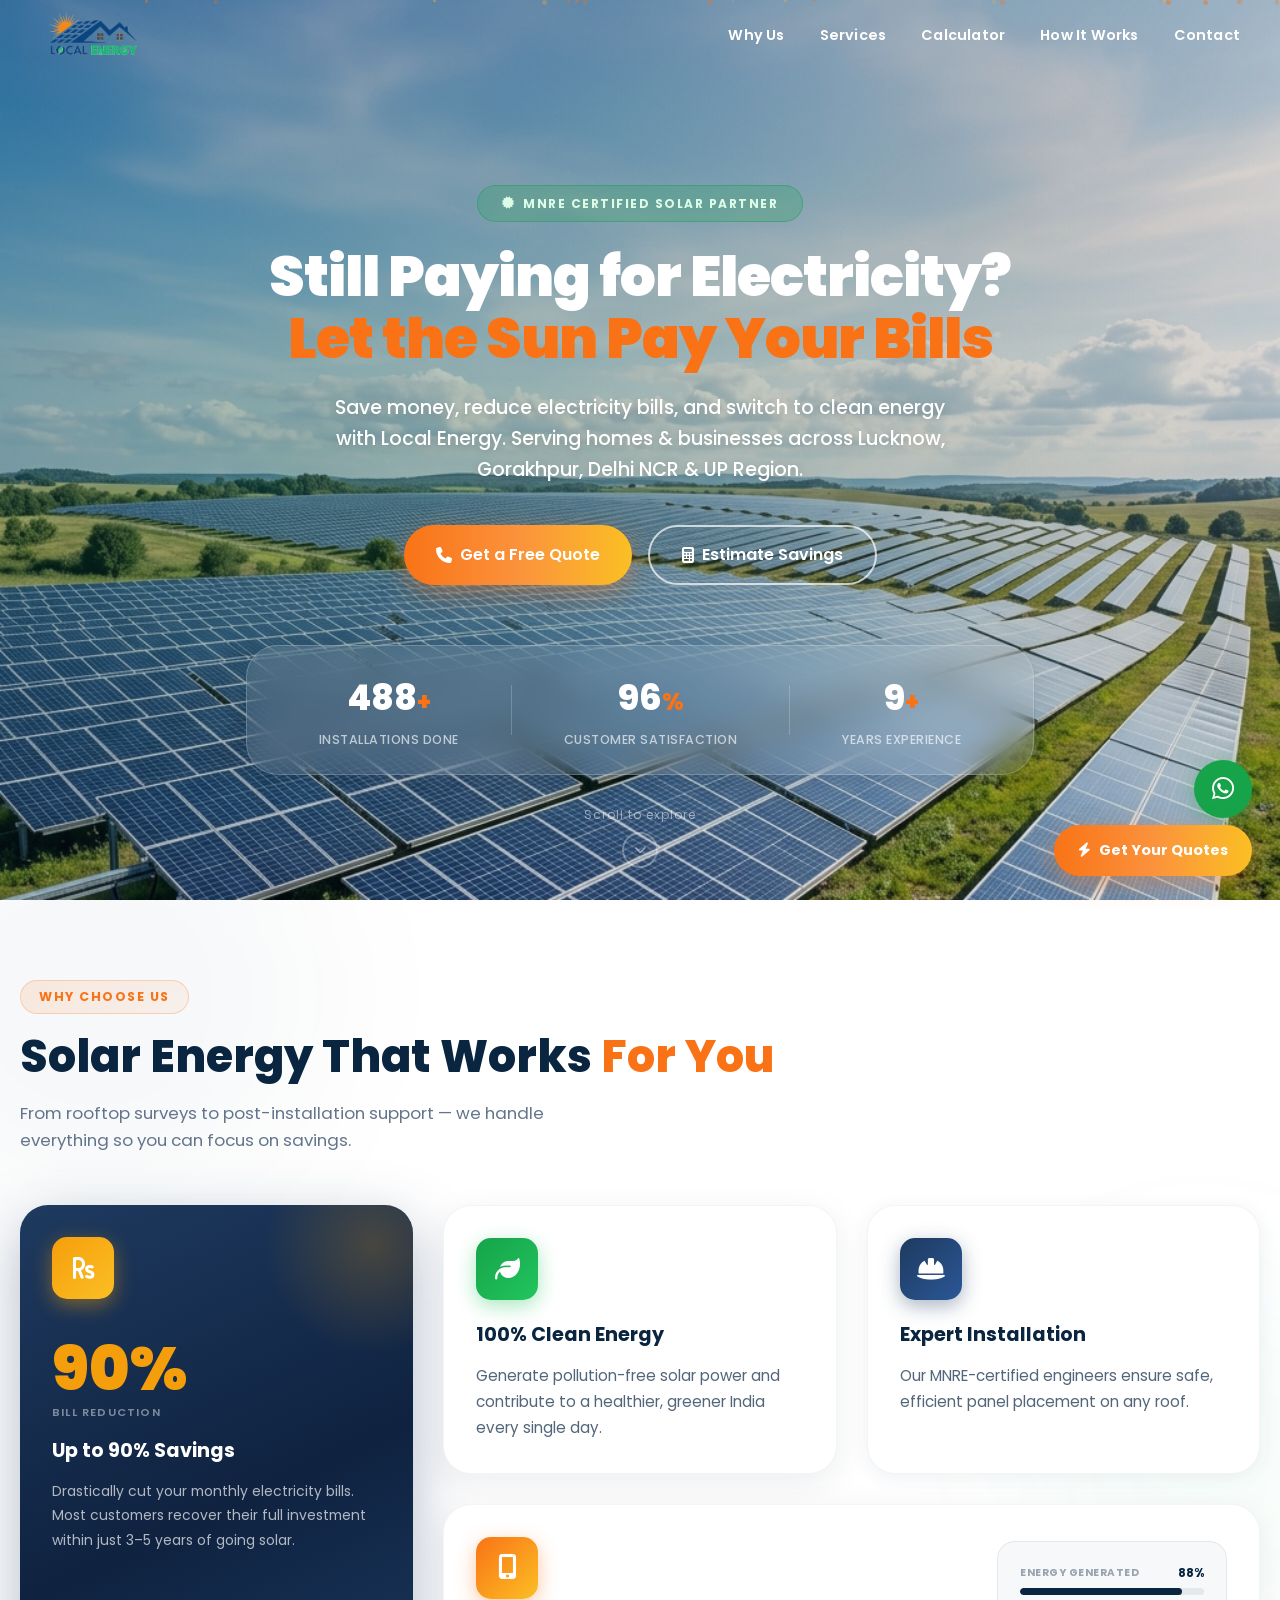
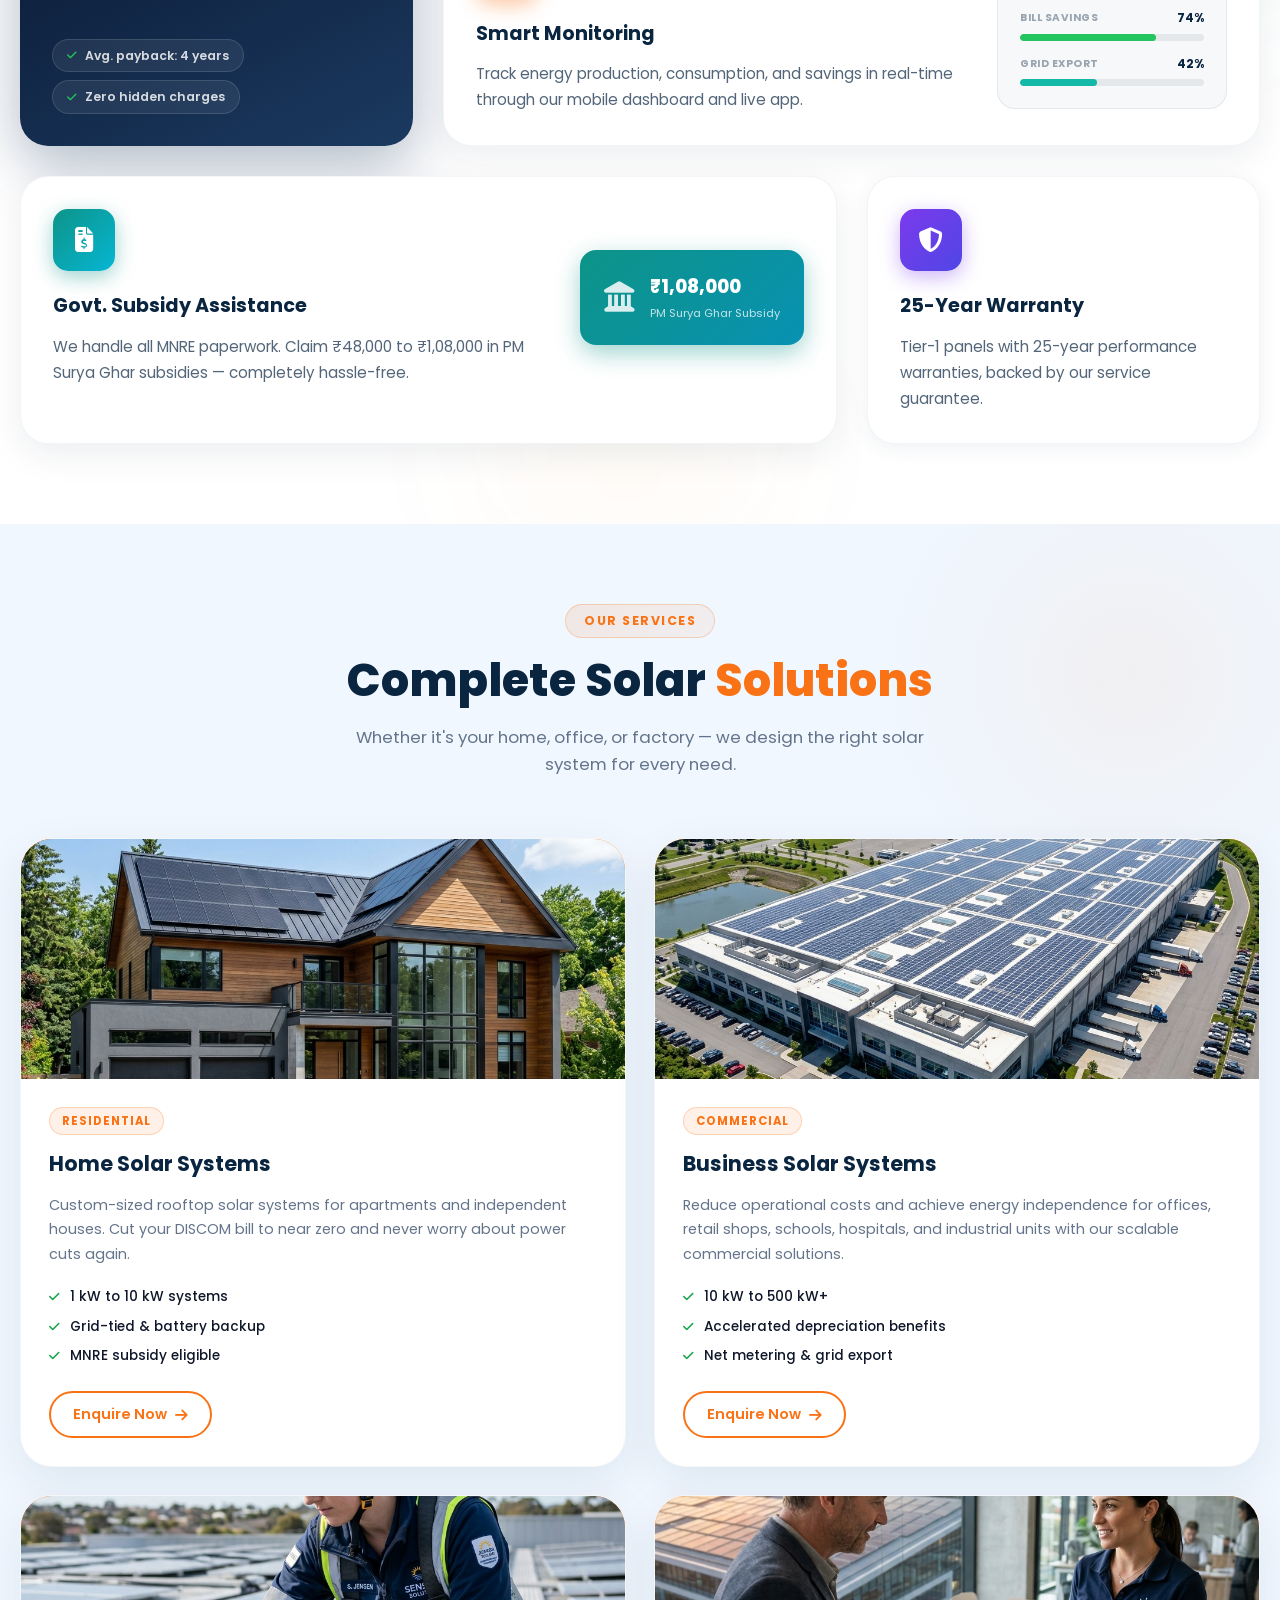
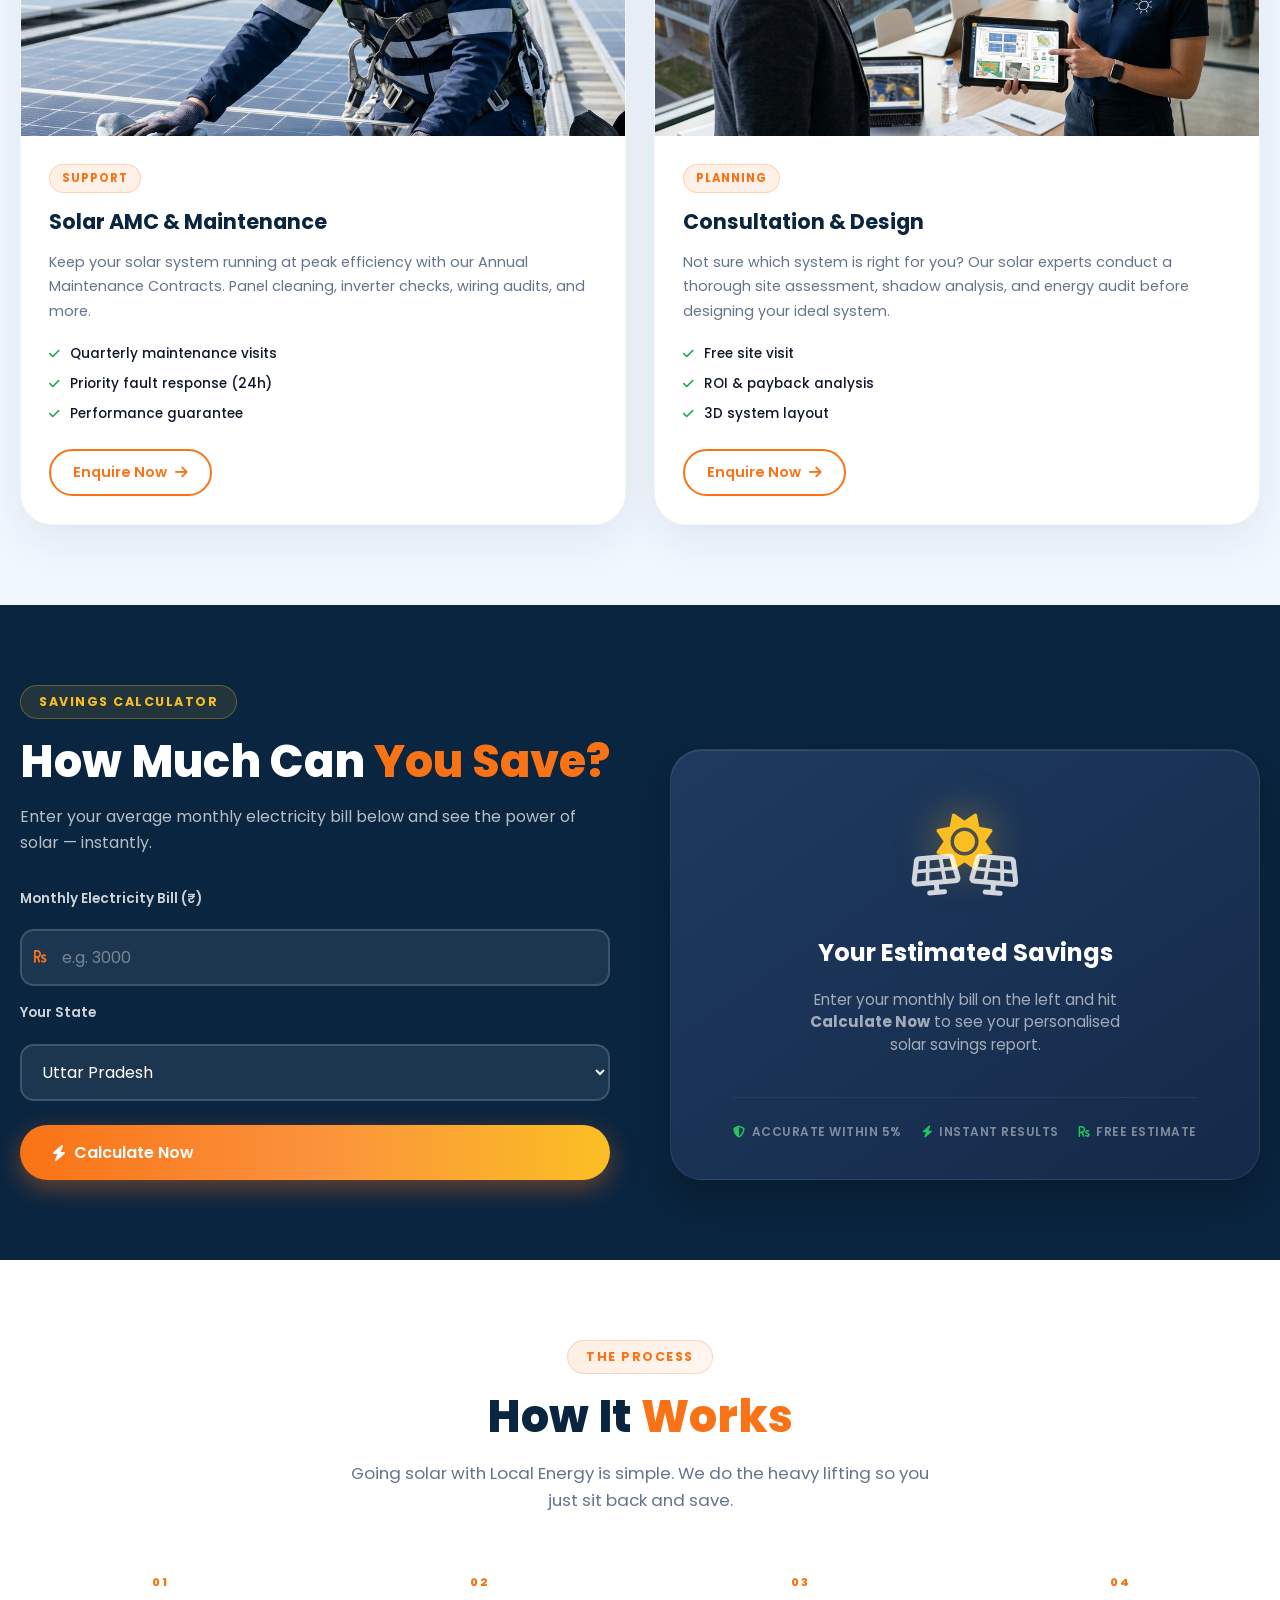
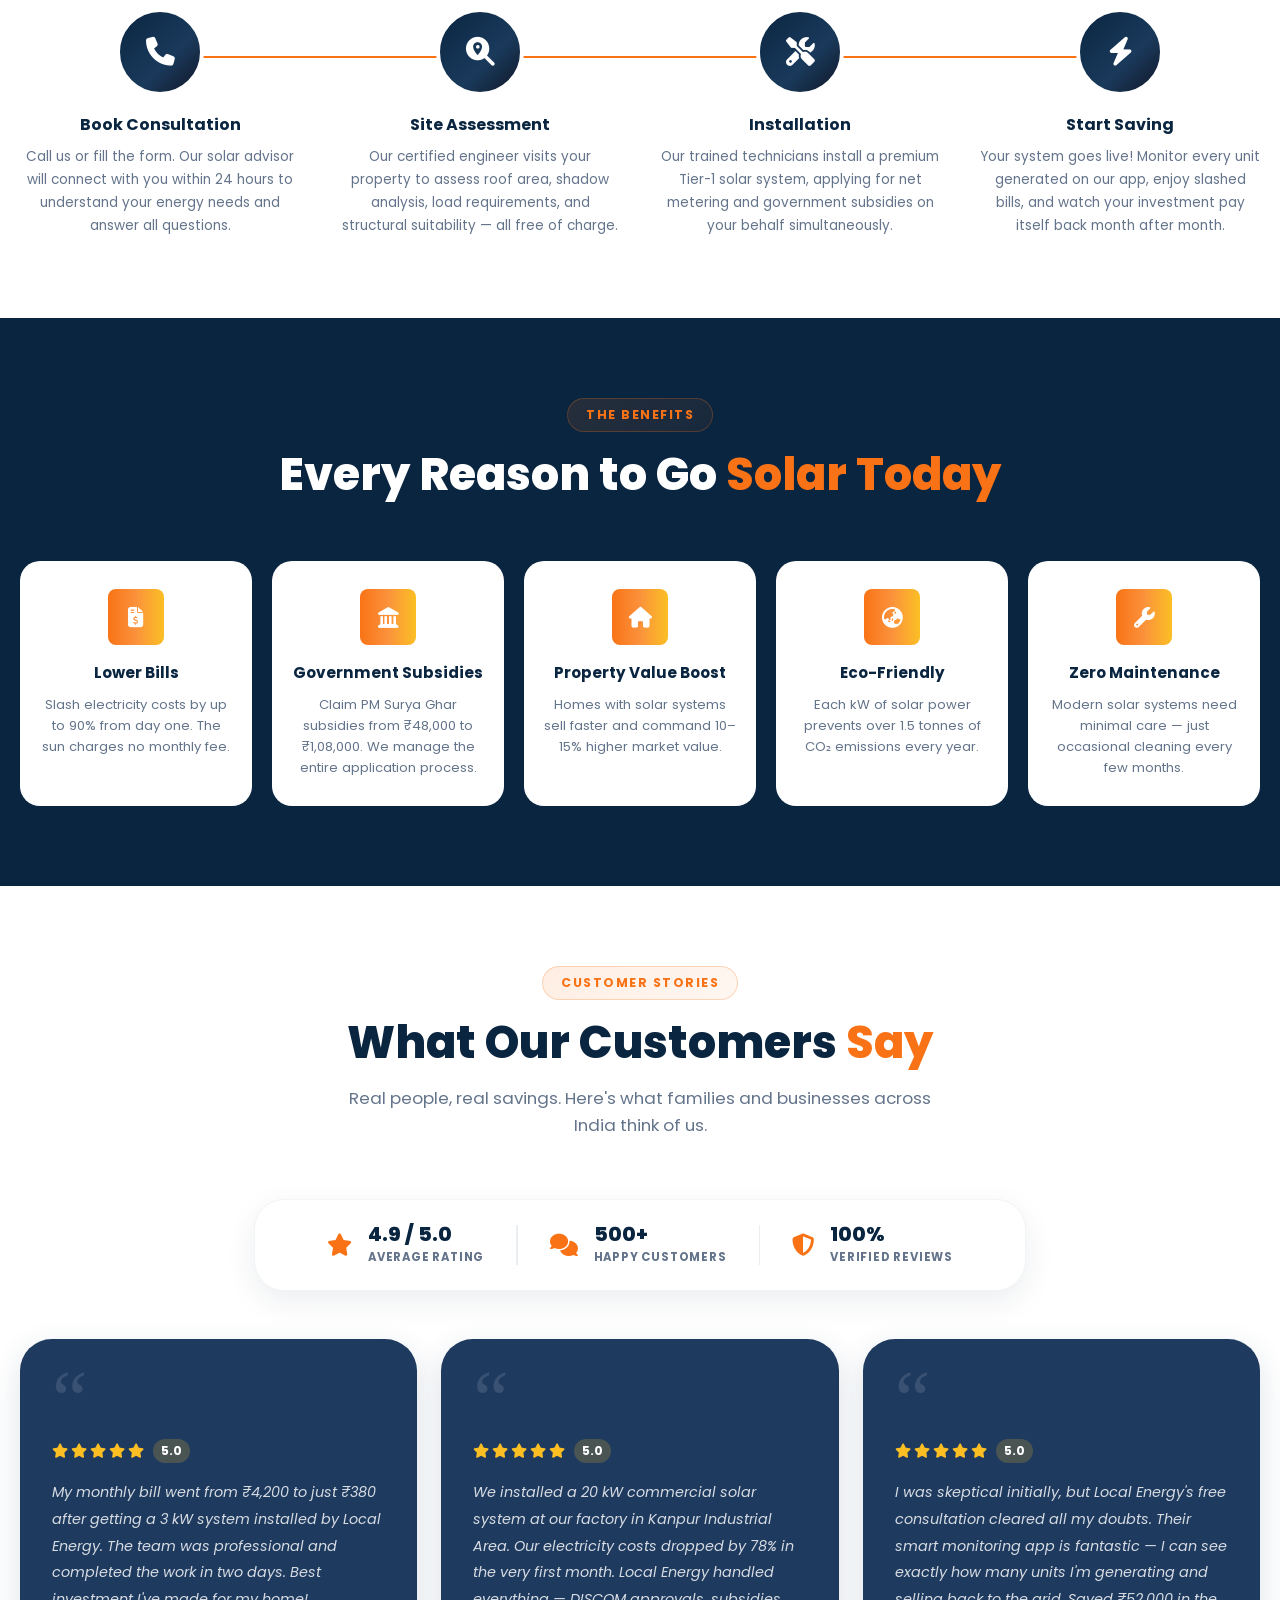
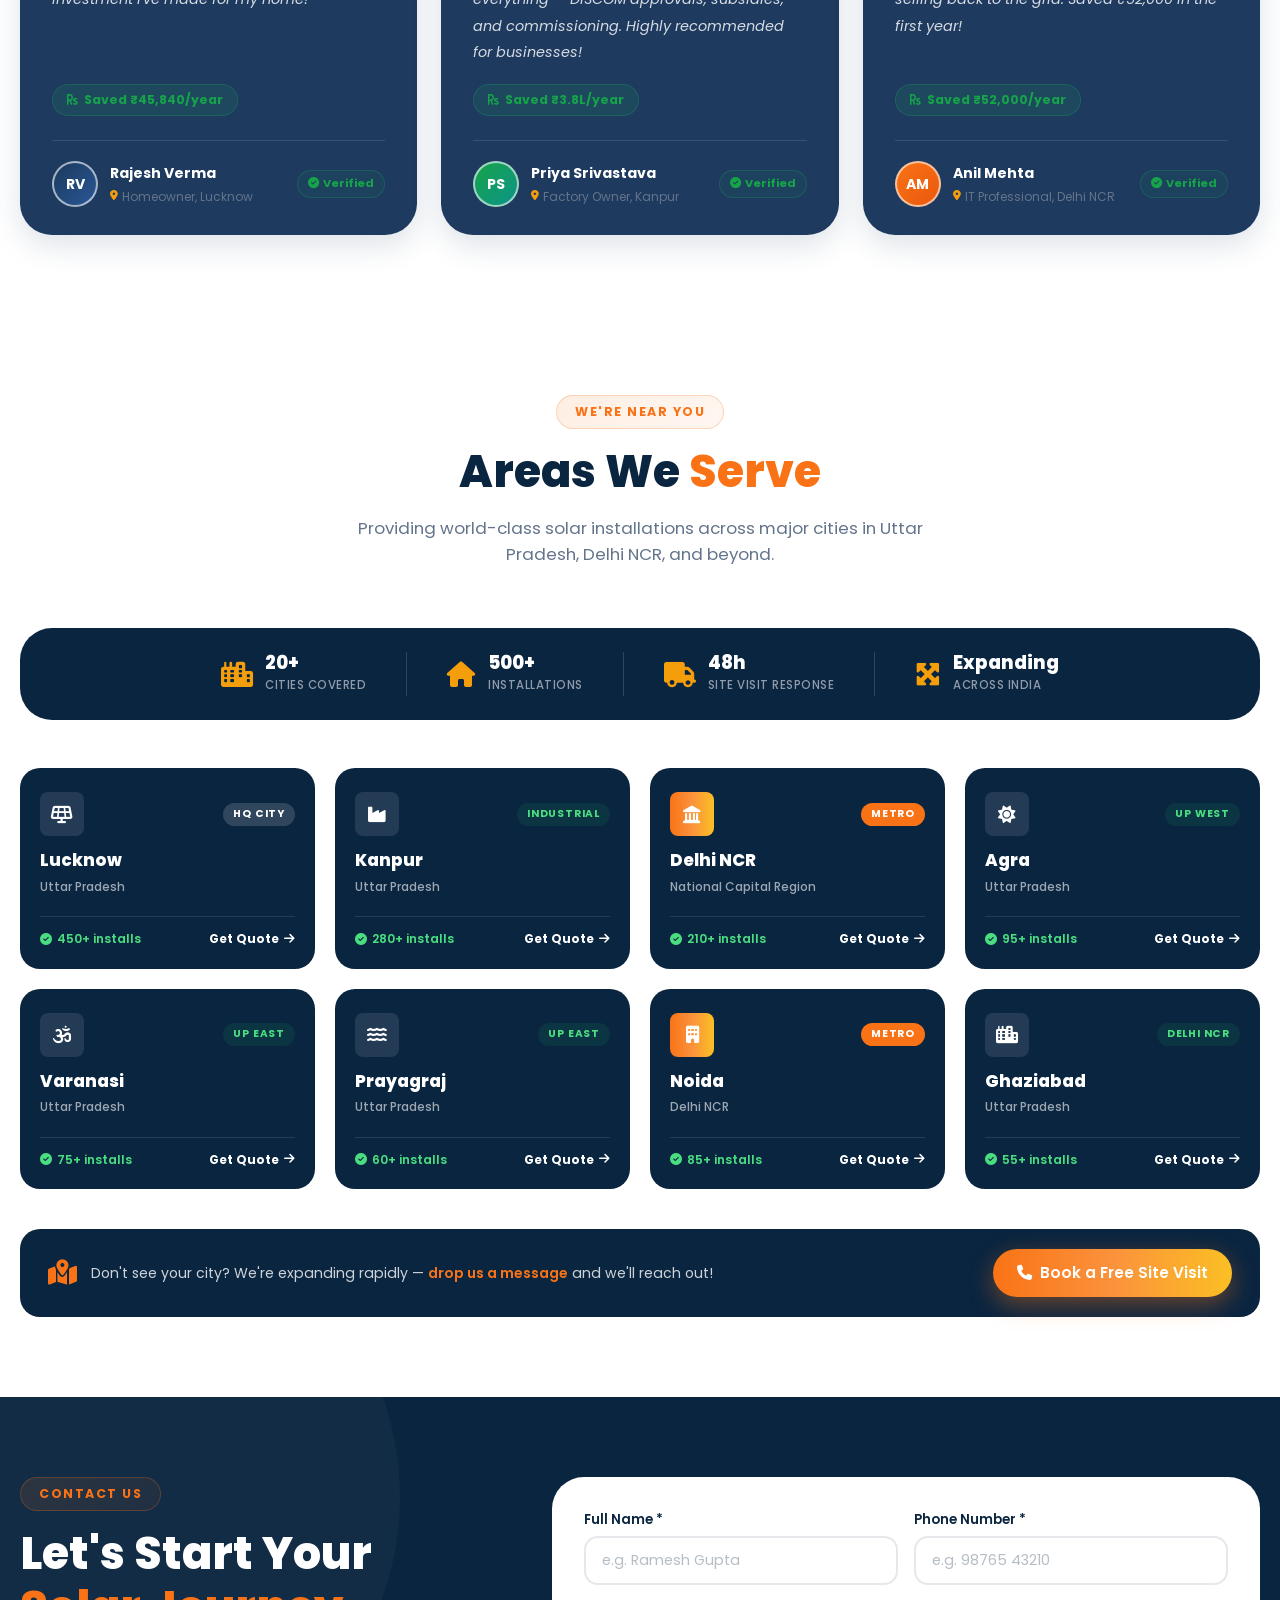
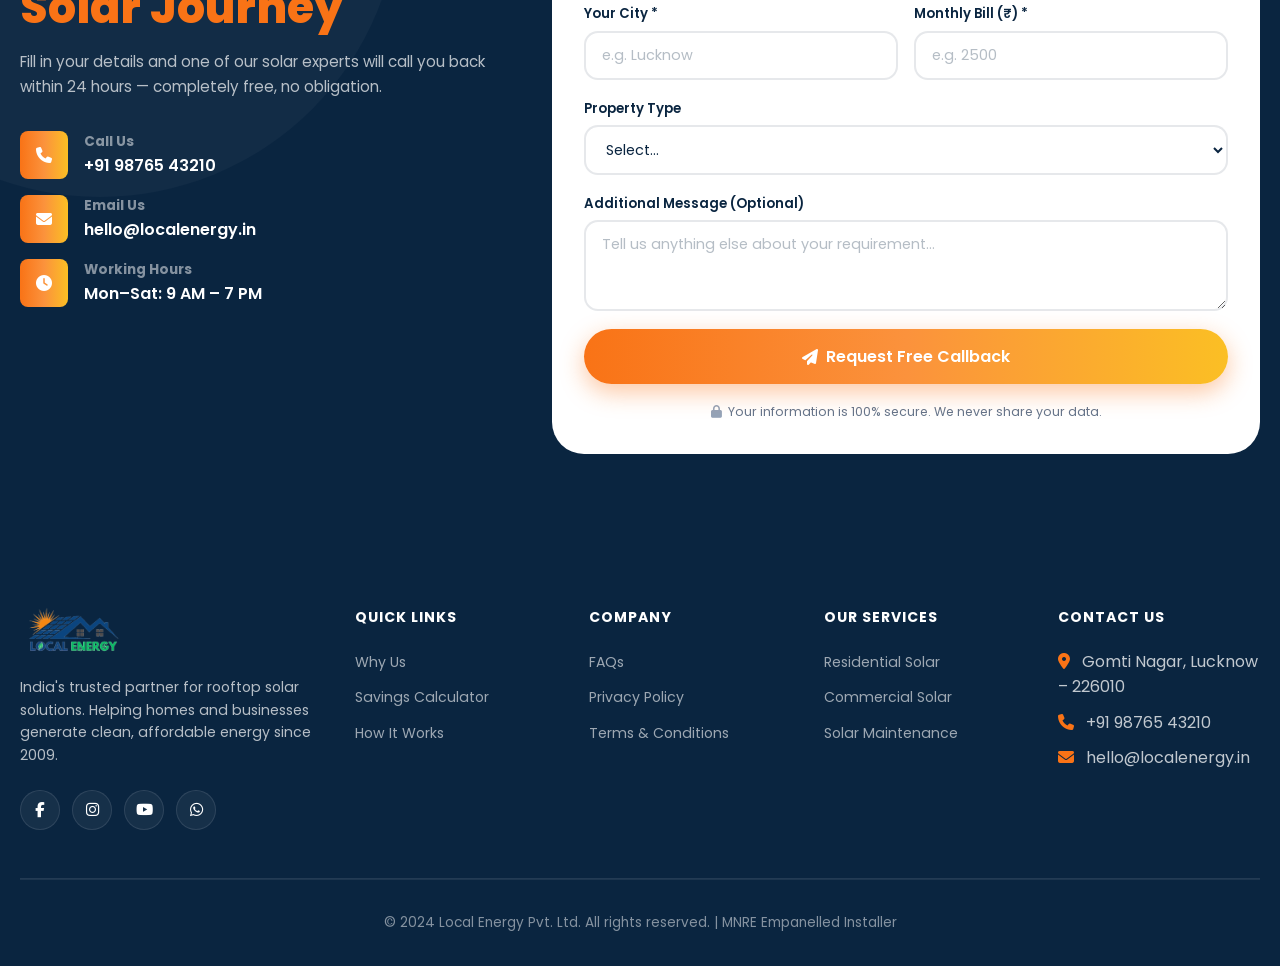
<file: index.html>
<!DOCTYPE html>
<html lang="en">
<head>
  <meta charset="UTF-8" />
  <meta name="viewport" content="width=device-width, initial-scale=1.0" />
  <title>Local Energy — Rooftop Solar Solutions for India</title>
  <meta name="description" content="Local Energy provides affordable rooftop solar panel installation for homes and businesses in India. Save on electricity bills, avail government subsidies, and go green." />
  <meta name="keywords" content="solar energy India, rooftop solar panels, solar installation Lucknow, solar panels Kanpur, Delhi NCR solar, save electricity bill" />

  <!-- Google Fonts -->
  <link rel="preconnect" href="https://fonts.googleapis.com" />
  <link rel="preconnect" href="https://fonts.gstatic.com" crossorigin />
  <link href="https://fonts.googleapis.com/css2?family=Poppins:wght@300;400;500;600;700;800;900&family=Montserrat:wght@400;600;700;800&display=swap" rel="stylesheet" />

  <!-- Font Awesome -->
  <link rel="stylesheet" href="https://cdnjs.cloudflare.com/ajax/libs/font-awesome/6.5.0/css/all.min.css" />

  <link rel="stylesheet" href="style.css?v=2" />

</head>
<body>

  <!-- ═══════════════════════════ NAVBAR ═══════════════════════════ -->
    <nav class="navbar" id="navbar">
    <div class="nav-container">
      <a href="#hero" class="nav-logo">
        <img src="assets/logo.png" alt="Local Energy" class="main-logo" />
      </a>
      <ul class="nav-links" id="navLinks">
        <li><a href="pages/why-us.html">Why Us</a></li>
        <li><a href="pages/services.html">Services</a></li>
        <li><a href="pages/calculator.html">Calculator</a></li>
        <li><a href="pages/how-it-works.html">How It Works</a></li>
        <li><a href="pages/contact.html">Contact</a></li>
      </ul>
      <button class="hamburger" id="hamburger" aria-label="Toggle menu">
        <span></span><span></span><span></span>
      </button>
    </div>
  </nav>

  <!-- ═══════════════════════════ HERO ═══════════════════════════ -->
  <section class="hero" id="hero">
    <div class="hero-overlay"></div>
    <div class="hero-particles" id="heroParticles"></div>
    <div class="hero-content">
      <div class="hero-badge animate-fadeup delay-1">
        <i class="fas fa-certificate"></i> MNRE Certified Solar Partner
      </div>
      <h1 class="hero-title animate-fadeup delay-2">
        Still Paying for Electricity?<br /><span class="gradient-text">Let the Sun Pay Your Bills</span>
      </h1>
      <p class="hero-subtitle animate-fadeup delay-3">
        Save money, reduce electricity bills, and switch to clean energy with Local Energy.
        Serving homes & businesses across Lucknow, Gorakhpur, Delhi NCR & UP Region.
      </p>
      <div class="hero-btns animate-fadeup delay-4">
        <a href="pages/contact.html" class="btn btn-primary btn-lg">
          <i class="fas fa-phone"></i> Get a Free Quote
        </a>
        <a href="pages/calculator.html" class="btn btn-outline btn-lg">
          <i class="fas fa-calculator"></i> Estimate Savings
        </a>
      </div>
      <div class="hero-stats animate-fadeup delay-5">
        <div class="stat-item">
          <span class="stat-num" data-target="500">0</span><span class="stat-plus">+</span>
          <span class="stat-label">Installations Done</span>
        </div>
        <div class="stat-divider"></div>
        <div class="stat-item">
          <span class="stat-num" data-target="99">0</span><span class="stat-plus">%</span>
          <span class="stat-label">Customer Satisfaction</span>
        </div>
        <div class="stat-divider"></div>
        <div class="stat-item">
          <span class="stat-num" data-target="10">0</span><span class="stat-plus">+</span>
          <span class="stat-label">Years Experience</span>
        </div>
      </div>
    </div>
    <div class="hero-scroll-hint">
      <span>Scroll to explore</span>
      <div class="scroll-arrow"><i class="fas fa-chevron-down"></i></div>
    </div>
  </section>

  <!-- ═══════════════════════════ ABOUT / WHY US ═══════════════════════════ -->
  <section class="about section" id="about">
    <!-- Background blobs -->
    <div class="about-blob blob-1"></div>
    <div class="about-blob blob-2"></div>
    <div class="about-blob blob-3"></div>

    <div class="container">
      <!-- Header row + Trust Badge -->
      <div class="about-header">
        <div class="about-hdr-text">
          <span class="section-tag">Why Choose Us</span>
          <h2 class="section-title">Solar Energy That Works <span class="accent-text">For You</span></h2>
          <p class="section-subtitle about-subtitle">From rooftop surveys to post-installation support — we handle everything so you can focus on savings.</p>
        </div>

      </div>

      <!-- ── Bento Grid ── -->
      <div class="benefits-bento">

        <!-- ① Featured: 90% Savings — spans 2 rows -->
        <div class="bento-card bc-featured reveal">
          <div class="bento-glow"></div>
          <div class="bc-shine"></div>
          <div class="bento-icon bic-savings"><i class="fas fa-rupee-sign"></i></div>
          <div class="bc-big-stat">
            <span class="bcs-num">90%</span>
            <span class="bcs-label">Bill Reduction</span>
          </div>
          <h3>Up to 90% Savings</h3>
          <p>Drastically cut your monthly electricity bills. Most customers recover their full investment within just 3–5 years of going solar.</p>
          <div class="bc-chips">
            <span class="bc-chip"><i class="fas fa-check"></i> Avg. payback: 4 years</span>
            <span class="bc-chip"><i class="fas fa-check"></i> Zero hidden charges</span>
          </div>
        </div>

        <!-- ② Clean Energy -->
        <div class="bento-card bc-regular reveal">
          <div class="bento-icon bic-green"><i class="fas fa-leaf"></i></div>
          <h3>100% Clean Energy</h3>
          <p>Generate pollution-free solar power and contribute to a healthier, greener India every single day.</p>
          <div class="bc-bottom-accent green-accent"></div>
        </div>

        <!-- ③ Expert Install -->
        <div class="bento-card bc-regular bc-elevated reveal">
          <div class="bento-icon bic-blue"><i class="fas fa-hard-hat"></i></div>
          <h3>Expert Installation</h3>
          <p>Our MNRE-certified engineers ensure safe, efficient panel placement on any roof.</p>
          <div class="bc-bottom-accent blue-accent"></div>
        </div>

        <!-- ④ Smart Monitoring — Wide -->
        <div class="bento-card bc-wide reveal">
          <div class="bc-wide-inner">
            <div class="bc-wide-text">
              <div class="bento-icon bic-orange"><i class="fas fa-mobile-alt"></i></div>
              <h3>Smart Monitoring</h3>
              <p>Track energy production, consumption, and savings in real-time through our mobile dashboard and live app.</p>
            </div>
            <div class="bc-monitor-viz">
              <div class="bm-row">
                <div class="bm-head"><span class="bm-label">Energy Generated</span><span class="bm-val">88%</span></div>
                <div class="bm-bar-track"><div class="bm-bar-fill" style="width:88%"></div></div>
              </div>
              <div class="bm-row">
                <div class="bm-head"><span class="bm-label">Bill Savings</span><span class="bm-val">74%</span></div>
                <div class="bm-bar-track"><div class="bm-bar-fill green" style="width:74%"></div></div>
              </div>
              <div class="bm-row">
                <div class="bm-head"><span class="bm-label">Grid Export</span><span class="bm-val">42%</span></div>
                <div class="bm-bar-track"><div class="bm-bar-fill teal" style="width:42%"></div></div>
              </div>
            </div>
          </div>
          <div class="bc-bottom-accent orange-accent"></div>
        </div>

        <!-- ⑤ Govt. Subsidy — Wide at bottom left -->
        <div class="bento-card bc-wide bc-subsidy reveal">
          <div class="bc-wide-inner">
            <div class="bc-wide-text">
              <div class="bento-icon bic-teal"><i class="fas fa-file-invoice-dollar"></i></div>
              <h3>Govt. Subsidy Assistance</h3>
              <p>We handle all MNRE paperwork. Claim ₹48,000 to ₹1,08,000 in PM Surya Ghar subsidies — completely hassle-free.</p>
            </div>
            <div class="bc-subsidy-pill">
              <div class="bsp-inner">
                <i class="fas fa-landmark"></i>
                <div>
                  <strong>₹1,08,000</strong>
                  <span>PM Surya Ghar Subsidy</span>
                </div>
              </div>
            </div>
          </div>
          <div class="bc-bottom-accent teal-accent"></div>
        </div>

        <!-- ⑥ 25-Year Warranty -->
        <div class="bento-card bc-regular bc-elevated reveal">
          <div class="bento-icon bic-purple"><i class="fas fa-shield-alt"></i></div>
          <h3>25-Year Warranty</h3>
          <p>Tier-1 panels with 25-year performance warranties, backed by our service guarantee.</p>
          <div class="bc-bottom-accent purple-accent"></div>
        </div>

      </div><!-- /benefits-bento -->
    </div>
  </section>

  <!-- ═══════════════════════════ SERVICES ═══════════════════════════ -->
  <section class="services section" id="services">
    <div class="services-bg-shape"></div>
    <div class="container">
      <div class="section-header">
        <span class="section-tag">Our Services</span>
        <h2 class="section-title">Complete Solar <span class="accent-text">Solutions</span></h2>
        <p class="section-subtitle">Whether it's your home, office, or factory — we design the right solar system for every need.</p>
      </div>
      <div class="services-grid">
        <div class="service-card reveal">
          <div class="service-img-wrap">
            <img src="assets/residential_solar.png" alt="Home Solar Systems" />
          </div>
          <div class="service-body">
            <span class="service-tag">Residential</span>
            <h3>Home Solar Systems</h3>
            <p>Custom-sized rooftop solar systems for apartments and independent houses. Cut your DISCOM bill to near zero and never worry about power cuts again.</p>
            <ul class="service-features">
              <li><i class="fas fa-check"></i> 1 kW to 10 kW systems</li>
              <li><i class="fas fa-check"></i> Grid-tied &amp; battery backup</li>
              <li><i class="fas fa-check"></i> MNRE subsidy eligible</li>
            </ul>
            <a href="#contact" class="btn btn-ghost">Enquire Now <i class="fas fa-arrow-right"></i></a>
          </div>
        </div>
        <div class="service-card reveal">
          <div class="service-img-wrap commercial">
            <img src="assets/commercial_solar.png" alt="Business Solar Systems" />
          </div>
          <div class="service-body">
            <span class="service-tag">Commercial</span>
            <h3>Business Solar Systems</h3>
            <p>Reduce operational costs and achieve energy independence for offices, retail shops, schools, hospitals, and industrial units with our scalable commercial solutions.</p>
            <ul class="service-features">
              <li><i class="fas fa-check"></i> 10 kW to 500 kW+</li>
              <li><i class="fas fa-check"></i> Accelerated depreciation benefits</li>
              <li><i class="fas fa-check"></i> Net metering &amp; grid export</li>
            </ul>
            <a href="#contact" class="btn btn-ghost">Enquire Now <i class="fas fa-arrow-right"></i></a>
          </div>
        </div>
        <div class="service-card reveal">
          <div class="service-img-wrap maintenance">
            <img src="assets/solar_maintenance.png" alt="Solar AMC & Maintenance" />
          </div>
          <div class="service-body">
            <span class="service-tag">Support</span>
            <h3>Solar AMC &amp; Maintenance</h3>
            <p>Keep your solar system running at peak efficiency with our Annual Maintenance Contracts. Panel cleaning, inverter checks, wiring audits, and more.</p>
            <ul class="service-features">
              <li><i class="fas fa-check"></i> Quarterly maintenance visits</li>
              <li><i class="fas fa-check"></i> Priority fault response (24h)</li>
              <li><i class="fas fa-check"></i> Performance guarantee</li>
            </ul>
            <a href="#contact" class="btn btn-ghost">Enquire Now <i class="fas fa-arrow-right"></i></a>
          </div>
        </div>
        <div class="service-card reveal">
          <div class="service-img-wrap design">
            <img src="assets/solar_consultation.png" alt="Consultation & Design" />
          </div>
          <div class="service-body">
            <span class="service-tag">Planning</span>
            <h3>Consultation &amp; Design</h3>
            <p>Not sure which system is right for you? Our solar experts conduct a thorough site assessment, shadow analysis, and energy audit before designing your ideal system.</p>
            <ul class="service-features">
              <li><i class="fas fa-check"></i> Free site visit</li>
              <li><i class="fas fa-check"></i> ROI &amp; payback analysis</li>
              <li><i class="fas fa-check"></i> 3D system layout</li>
            </ul>
            <a href="#contact" class="btn btn-ghost">Enquire Now <i class="fas fa-arrow-right"></i></a>
          </div>
        </div>
      </div>
    </div>
  </section>

  <!-- ═══════════════════════════ SAVINGS CALCULATOR ═══════════════════════════ -->
  <section class="calculator section" id="calculator">
    <div class="container">
      <div class="calc-wrapper reveal">
        <div class="calc-left">
          <span class="section-tag">Savings Calculator</span>
          <h2 class="section-title">How Much Can <span class="accent-text">You Save?</span></h2>
          <p>Enter your average monthly electricity bill below and see the power of solar — instantly.</p>
          <div class="calc-form">
            <label for="monthlyBill">Monthly Electricity Bill (₹)</label>
            <div class="input-wrap">
              <span class="input-prefix"><i class="fas fa-rupee-sign"></i></span>
              <input type="number" id="monthlyBill" placeholder="e.g. 3000" min="500" max="100000" />
            </div>
            <label for="stateSelect">Your State</label>
            <select id="stateSelect">
              <option value="up">Uttar Pradesh</option>
              <option value="delhi">Delhi NCR</option>
              <option value="haryana">Haryana</option>
              <option value="rajasthan">Rajasthan</option>
              <option value="maharashtra">Maharashtra</option>
              <option value="other">Other</option>
            </select>
            <button class="btn btn-primary btn-lg calc-btn" id="calcBtn">
              <i class="fas fa-bolt"></i> Calculate Now
            </button>
          </div>
        </div>
        <div class="calc-right">
          <div class="calc-results" id="calcResults">

            <!-- ── Placeholder state (before calculation) ── -->
            <div class="result-placeholder" id="resultPlaceholder">
              <div class="rp-solar-anim">
                <div class="rp-sun">
                  <i class="fas fa-sun"></i>
                  <div class="rp-ray rp-ray-1"></div>
                  <div class="rp-ray rp-ray-2"></div>
                  <div class="rp-ray rp-ray-3"></div>
                  <div class="rp-ray rp-ray-4"></div>
                </div>
                <div class="rp-panels">
                  <div class="rp-panel rp-panel-l"><i class="fas fa-solar-panel"></i></div>
                  <div class="rp-panel rp-panel-r"><i class="fas fa-solar-panel"></i></div>
                </div>
              </div>
              <h3 class="rp-title">Your Estimated Savings</h3>
              <p class="rp-hint">Enter your monthly bill on the left and hit <strong>Calculate Now</strong> to see your personalised solar savings report.</p>
              <div class="rp-trust-row">
                <span><i class="fas fa-shield-alt"></i> Accurate within 5%</span>
                <span><i class="fas fa-bolt"></i> Instant results</span>
                <span><i class="fas fa-rupee-sign"></i> Free estimate</span>
              </div>
            </div>

            <!-- ── Results state (after calculation) ── -->
            <div class="results-content hidden" id="resultsContent">

              <!-- Hero savings number -->
              <div class="rc-hero">
                <div class="rc-hero-label">You could save every month</div>
                <div class="rc-hero-amount" id="rMonthlySavings">—</div>
                <div class="rc-hero-sub">from your current electricity bill</div>
              </div>

              <!-- Key metrics row -->
              <div class="rc-metrics">
                <div class="rc-metric green">
                  <i class="fas fa-calendar-check"></i>
                  <div>
                    <span class="rcm-label">Annual Savings</span>
                    <span class="rcm-val" id="rAnnualSavings">—</span>
                  </div>
                </div>
                <div class="rc-metric orange">
                  <i class="fas fa-solar-panel"></i>
                  <div>
                    <span class="rcm-label">System Size</span>
                    <span class="rcm-val" id="rSystemSize">—</span>
                  </div>
                </div>
              </div>

              <!-- Payback + CO2 row -->
              <div class="rc-metrics">
                <div class="rc-metric teal">
                  <i class="fas fa-hourglass-half"></i>
                  <div>
                    <span class="rcm-label">Payback Period</span>
                    <span class="rcm-val" id="rPayback">—</span>
                  </div>
                </div>
                <div class="rc-metric leaf">
                  <i class="fas fa-leaf"></i>
                  <div>
                    <span class="rcm-label">CO₂ Saved/Year</span>
                    <span class="rcm-val" id="rCo2">—</span>
                  </div>
                </div>
              </div>

              <!-- Progress bars -->
              <div class="rc-bars">
                <div class="rcbar-row">
                  <span class="rcbar-label">Bill Reduction</span>
                  <div class="rcbar-track"><div class="rcbar-fill green-bar" id="rBillBar" style="width:0%"></div></div>
                  <span class="rcbar-pct">~92%</span>
                </div>
                <div class="rcbar-row">
                  <span class="rcbar-label">Clean Energy Use</span>
                  <div class="rcbar-track"><div class="rcbar-fill orange-bar" style="width:0%" id="rCleanBar"></div></div>
                  <span class="rcbar-pct">~88%</span>
                </div>
              </div>

              <!-- CTA -->
              <div class="result-cta">
                <p>Ready to start saving? Lock in your free site visit today.</p>
                <a href="#contact" class="btn btn-primary"><i class="fas fa-phone"></i> Book Free Site Visit</a>
              </div>

            </div><!-- /results-content -->
          </div>
        </div>

      </div><!-- /calc-wrapper -->
    </div><!-- /container -->
  </section><!-- /calculator -->

  <!-- ═══════════════════════════ HOW IT WORKS ═══════════════════════════ -->
  <section class="howitworks section" id="howitworks">
    <div class="container">
      <div class="section-header">
        <span class="section-tag">The Process</span>
        <h2 class="section-title">How It <span class="accent-text">Works</span></h2>
        <p class="section-subtitle">Going solar with Local Energy is simple. We do the heavy lifting so you just sit back and save.</p>
      </div>
      <div class="steps-wrapper">
        <div class="step-line"></div>
        <div class="step reveal">
          <div class="step-number">01</div>
          <div class="step-icon"><i class="fas fa-phone"></i></div>
          <div class="step-body">
            <h3>Book Consultation</h3>
            <p>Call us or fill the form. Our solar advisor will connect with you within 24 hours to understand your energy needs and answer all questions.</p>
          </div>
        </div>
        <div class="step reveal">
          <div class="step-number">02</div>
          <div class="step-icon"><i class="fas fa-search-location"></i></div>
          <div class="step-body">
            <h3>Site Assessment</h3>
            <p>Our certified engineer visits your property to assess roof area, shadow analysis, load requirements, and structural suitability — all free of charge.</p>
          </div>
        </div>
        <div class="step reveal">
          <div class="step-number">03</div>
          <div class="step-icon"><i class="fas fa-tools"></i></div>
          <div class="step-body">
            <h3>Installation</h3>
            <p>Our trained technicians install a premium Tier-1 solar system, applying for net metering and government subsidies on your behalf simultaneously.</p>
          </div>
        </div>
        <div class="step reveal">
          <div class="step-number">04</div>
          <div class="step-icon"><i class="fas fa-bolt"></i></div>
          <div class="step-body">
            <h3>Start Saving</h3>
            <p>Your system goes live! Monitor every unit generated on our app, enjoy slashed bills, and watch your investment pay itself back month after month.</p>
          </div>
        </div>
      </div>
    </div>
  </section>

  <!-- ═══════════════════════════ BENEFITS BANNER ═══════════════════════════ -->
  <section class="benefits-banner section" id="benefits">
    <div class="container">
      <div class="section-header">
        <span class="section-tag">The Benefits</span>
        <h2 class="section-title">Every Reason to Go <span class="accent-text">Solar Today</span></h2>
      </div>
      <div class="benefits-banner-grid">
        <div class="bb-card reveal">
          <div class="bb-icon"><i class="fas fa-file-invoice-dollar"></i></div>
          <h3>Lower Bills</h3>
          <p>Slash electricity costs by up to 90% from day one. The sun charges no monthly fee.</p>
        </div>
        <div class="bb-card reveal">
          <div class="bb-icon"><i class="fas fa-landmark"></i></div>
          <h3>Government Subsidies</h3>
          <p>Claim PM Surya Ghar subsidies from ₹48,000 to ₹1,08,000. We manage the entire application process.</p>
        </div>
        <div class="bb-card reveal">
          <div class="bb-icon"><i class="fas fa-home"></i></div>
          <h3>Property Value Boost</h3>
          <p>Homes with solar systems sell faster and command 10–15% higher market value.</p>
        </div>
        <div class="bb-card reveal">
          <div class="bb-icon"><i class="fas fa-globe-asia"></i></div>
          <h3>Eco-Friendly</h3>
          <p>Each kW of solar power prevents over 1.5 tonnes of CO₂ emissions every year.</p>
        </div>
        <div class="bb-card reveal">
          <div class="bb-icon"><i class="fas fa-wrench"></i></div>
          <h3>Zero Maintenance</h3>
          <p>Modern solar systems need minimal care — just occasional cleaning every few months.</p>
        </div>
      </div>
    </div>
  </section>

  <!-- ═══════════════════════════ TESTIMONIALS ═══════════════════════════ -->
  <section class="testimonials section" id="testimonials">
    <div class="container">
      <div class="section-header">
        <span class="section-tag">Customer Stories</span>
        <h2 class="section-title">What Our Customers <span class="accent-text">Say</span></h2>
        <p class="section-subtitle">Real people, real savings. Here's what families and businesses across India think of us.</p>
      </div>

      <!-- Summary bar -->
      <div class="testi-summary reveal">
        <div class="tsumm-item">
          <i class="fas fa-star"></i>
          <div>
            <strong>4.9 / 5.0</strong>
            <span>Average Rating</span>
          </div>
        </div>
        <div class="tsumm-divider"></div>
        <div class="tsumm-item">
          <i class="fas fa-comments"></i>
          <div>
            <strong>500+</strong>
            <span>Happy Customers</span>
          </div>
        </div>
        <div class="tsumm-divider"></div>
        <div class="tsumm-item">
          <i class="fas fa-shield-alt"></i>
          <div>
            <strong>100%</strong>
            <span>Verified Reviews</span>
          </div>
        </div>
      </div>

      <div class="testimonials-grid">
        <!-- Card 1 -->
        <div class="testimonial-card reveal">
          <div class="tcard-quote">&ldquo;</div>
          <div class="stars">
            <i class="fas fa-star"></i><i class="fas fa-star"></i><i class="fas fa-star"></i><i class="fas fa-star"></i><i class="fas fa-star"></i>
            <span class="rating-num">5.0</span>
          </div>
          <p class="testimonial-text">My monthly bill went from ₹4,200 to just ₹380 after getting a 3 kW system installed by Local Energy. The team was professional and completed the work in two days. Best investment I've made for my home!</p>
          <div class="tcard-savings-pill"><i class="fas fa-rupee-sign"></i> Saved ₹45,840/year</div>
          <div class="testimonial-author">
            <div class="author-avatar av-1">RV</div>
            <div class="author-info">
              <strong>Rajesh Verma</strong>
              <span><i class="fas fa-map-marker-alt"></i> Homeowner, Lucknow</span>
            </div>
            <div class="testimonial-badge"><i class="fas fa-check-circle"></i> Verified</div>
          </div>
        </div>

        <!-- Card 2 -->
        <div class="testimonial-card reveal">
          <div class="tcard-quote">&ldquo;</div>
          <div class="stars">
            <i class="fas fa-star"></i><i class="fas fa-star"></i><i class="fas fa-star"></i><i class="fas fa-star"></i><i class="fas fa-star"></i>
            <span class="rating-num">5.0</span>
          </div>
          <p class="testimonial-text">We installed a 20 kW commercial solar system at our factory in Kanpur Industrial Area. Our electricity costs dropped by 78% in the very first month. Local Energy handled everything — DISCOM approvals, subsidies, and commissioning. Highly recommended for businesses!</p>
          <div class="tcard-savings-pill"><i class="fas fa-rupee-sign"></i> Saved ₹3.8L/year</div>
          <div class="testimonial-author">
            <div class="author-avatar av-2">PS</div>
            <div class="author-info">
              <strong>Priya Srivastava</strong>
              <span><i class="fas fa-map-marker-alt"></i> Factory Owner, Kanpur</span>
            </div>
            <div class="testimonial-badge"><i class="fas fa-check-circle"></i> Verified</div>
          </div>
        </div>

        <!-- Card 3 -->
        <div class="testimonial-card reveal">
          <div class="tcard-quote">&ldquo;</div>
          <div class="stars">
            <i class="fas fa-star"></i><i class="fas fa-star"></i><i class="fas fa-star"></i><i class="fas fa-star"></i><i class="fas fa-star"></i>
            <span class="rating-num">5.0</span>
          </div>
          <p class="testimonial-text">I was skeptical initially, but Local Energy's free consultation cleared all my doubts. Their smart monitoring app is fantastic — I can see exactly how many units I'm generating and selling back to the grid. Saved ₹52,000 in the first year!</p>
          <div class="tcard-savings-pill"><i class="fas fa-rupee-sign"></i> Saved ₹52,000/year</div>
          <div class="testimonial-author">
            <div class="author-avatar av-3">AM</div>
            <div class="author-info">
              <strong>Anil Mehta</strong>
              <span><i class="fas fa-map-marker-alt"></i> IT Professional, Delhi NCR</span>
            </div>
            <div class="testimonial-badge"><i class="fas fa-check-circle"></i> Verified</div>
          </div>
        </div>
      </div>
    </div>
  </section>

  <!-- ═══════════════════════════ SERVICE AREAS ═══════════════════════════ -->
  <section class="areas section" id="areas">
    <div class="container">
      <div class="section-header">
        <span class="section-tag">We're Near You</span>
        <h2 class="section-title">Areas We <span class="accent-text">Serve</span></h2>
        <p class="section-subtitle">Providing world-class solar installations across major cities in Uttar Pradesh, Delhi NCR, and beyond.</p>
      </div>

      <!-- Decorative coverage banner -->
      <div class="areas-coverage-bar reveal">
        <div class="acb-item">
          <i class="fas fa-city"></i>
          <div><strong>20+</strong><span>Cities Covered</span></div>
        </div>
        <div class="acb-divider"></div>
        <div class="acb-item">
          <i class="fas fa-home"></i>
          <div><strong>500+</strong><span>Installations</span></div>
        </div>
        <div class="acb-divider"></div>
        <div class="acb-item">
          <i class="fas fa-truck"></i>
          <div><strong>48h</strong><span>Site Visit Response</span></div>
        </div>
        <div class="acb-divider"></div>
        <div class="acb-item">
          <i class="fas fa-expand-arrows-alt"></i>
          <div><strong>Expanding</strong><span>Across India</span></div>
        </div>
      </div>

      <!-- City cards grid -->
      <div class="areas-grid">
        <div class="area-card reveal" data-city="Lucknow">
          <div class="area-card-top">
            <div class="area-icon-wrap"><i class="fas fa-solar-panel"></i></div>
            <span class="area-badge primary-city">HQ City</span>
          </div>
          <h4 class="area-city-name">Lucknow</h4>
          <p class="area-city-sub">Uttar Pradesh</p>
          <div class="area-card-footer">
            <span><i class="fas fa-check-circle"></i> 450+ installs</span>
            <a href="#contact" class="area-link">Get Quote <i class="fas fa-arrow-right"></i></a>
          </div>
        </div>

        <div class="area-card reveal" data-city="Kanpur">
          <div class="area-card-top">
            <div class="area-icon-wrap"><i class="fas fa-industry"></i></div>
            <span class="area-badge">Industrial</span>
          </div>
          <h4 class="area-city-name">Kanpur</h4>
          <p class="area-city-sub">Uttar Pradesh</p>
          <div class="area-card-footer">
            <span><i class="fas fa-check-circle"></i> 280+ installs</span>
            <a href="#contact" class="area-link">Get Quote <i class="fas fa-arrow-right"></i></a>
          </div>
        </div>

        <div class="area-card reveal" data-city="Delhi NCR">
          <div class="area-card-top">
            <div class="area-icon-wrap capital"><i class="fas fa-landmark"></i></div>
            <span class="area-badge capital-badge">Metro</span>
          </div>
          <h4 class="area-city-name">Delhi NCR</h4>
          <p class="area-city-sub">National Capital Region</p>
          <div class="area-card-footer">
            <span><i class="fas fa-check-circle"></i> 210+ installs</span>
            <a href="#contact" class="area-link">Get Quote <i class="fas fa-arrow-right"></i></a>
          </div>
        </div>

        <div class="area-card reveal" data-city="Agra">
          <div class="area-card-top">
            <div class="area-icon-wrap"><i class="fas fa-sun"></i></div>
            <span class="area-badge">UP West</span>
          </div>
          <h4 class="area-city-name">Agra</h4>
          <p class="area-city-sub">Uttar Pradesh</p>
          <div class="area-card-footer">
            <span><i class="fas fa-check-circle"></i> 95+ installs</span>
            <a href="#contact" class="area-link">Get Quote <i class="fas fa-arrow-right"></i></a>
          </div>
        </div>

        <div class="area-card reveal" data-city="Varanasi">
          <div class="area-card-top">
            <div class="area-icon-wrap"><i class="fas fa-om"></i></div>
            <span class="area-badge">UP East</span>
          </div>
          <h4 class="area-city-name">Varanasi</h4>
          <p class="area-city-sub">Uttar Pradesh</p>
          <div class="area-card-footer">
            <span><i class="fas fa-check-circle"></i> 75+ installs</span>
            <a href="#contact" class="area-link">Get Quote <i class="fas fa-arrow-right"></i></a>
          </div>
        </div>

        <div class="area-card reveal" data-city="Prayagraj">
          <div class="area-card-top">
            <div class="area-icon-wrap"><i class="fas fa-water"></i></div>
            <span class="area-badge">UP East</span>
          </div>
          <h4 class="area-city-name">Prayagraj</h4>
          <p class="area-city-sub">Uttar Pradesh</p>
          <div class="area-card-footer">
            <span><i class="fas fa-check-circle"></i> 60+ installs</span>
            <a href="#contact" class="area-link">Get Quote <i class="fas fa-arrow-right"></i></a>
          </div>
        </div>

        <div class="area-card reveal" data-city="Noida">
          <div class="area-card-top">
            <div class="area-icon-wrap capital"><i class="fas fa-building"></i></div>
            <span class="area-badge capital-badge">Metro</span>
          </div>
          <h4 class="area-city-name">Noida</h4>
          <p class="area-city-sub">Delhi NCR</p>
          <div class="area-card-footer">
            <span><i class="fas fa-check-circle"></i> 85+ installs</span>
            <a href="#contact" class="area-link">Get Quote <i class="fas fa-arrow-right"></i></a>
          </div>
        </div>

        <div class="area-card reveal" data-city="Ghaziabad">
          <div class="area-card-top">
            <div class="area-icon-wrap"><i class="fas fa-city"></i></div>
            <span class="area-badge">Delhi NCR</span>
          </div>
          <h4 class="area-city-name">Ghaziabad</h4>
          <p class="area-city-sub">Uttar Pradesh</p>
          <div class="area-card-footer">
            <span><i class="fas fa-check-circle"></i> 55+ installs</span>
            <a href="#contact" class="area-link">Get Quote <i class="fas fa-arrow-right"></i></a>
          </div>
        </div>
      </div>

      <div class="areas-cta-row">
        <div class="areas-expand-note">
          <i class="fas fa-map-marked-alt"></i>
          <p>Don't see your city? We're expanding rapidly — <a href="#contact">drop us a message</a> and we'll reach out!</p>
        </div>
        <a href="#contact" class="btn btn-primary">
          <i class="fas fa-phone"></i> Book a Free Site Visit
        </a>
      </div>
    </div>
  </section>

  <!-- ═══════════════════════════ CONTACT ═══════════════════════════ -->
  <section class="contact section" id="contact">
    <div class="contact-bg-shape"></div>
    <div class="container">
      <div class="contact-wrapper">
        <div class="contact-left reveal">
          <span class="section-tag">Contact Us</span>
          <h2 class="section-title">Let's Start Your <span class="accent-text">Solar Journey</span></h2>
          <p>Fill in your details and one of our solar experts will call you back within 24 hours — completely free, no obligation.</p>
          <div class="contact-info-items">
            <div class="ci-item">
              <div class="ci-icon"><i class="fas fa-phone"></i></div>
              <div>
                <strong>Call Us</strong>
                <span>+91 98765 43210</span>
              </div>
            </div>
            <div class="ci-item">
              <div class="ci-icon"><i class="fas fa-envelope"></i></div>
              <div>
                <strong>Email Us</strong>
                <span>hello@localenergy.in</span>
              </div>
            </div>
            <div class="ci-item">
              <div class="ci-icon"><i class="fas fa-clock"></i></div>
              <div>
                <strong>Working Hours</strong>
                <span>Mon–Sat: 9 AM – 7 PM</span>
              </div>
            </div>
          </div>
          
        </div>
        <div class="contact-right reveal">
          <form class="contact-form" id="contactForm" novalidate>
            <div class="form-row">
              <div class="form-group">
                <label for="fullName">Full Name *</label>
                <input type="text" id="fullName" placeholder="e.g. Ramesh Gupta" required />
              </div>
              <div class="form-group">
                <label for="phone">Phone Number *</label>
                <input type="tel" id="phone" placeholder="e.g. 98765 43210" required />
              </div>
            </div>
            <div class="form-row">
              <div class="form-group">
                <label for="city">Your City *</label>
                <input type="text" id="city" placeholder="e.g. Lucknow" required />
              </div>
              <div class="form-group">
                <label for="bill">Monthly Bill (₹) *</label>
                <input type="number" id="bill" placeholder="e.g. 2500" required />
              </div>
            </div>
            <div class="form-group">
              <label for="propertyType">Property Type</label>
              <select id="propertyType">
                <option value="">Select...</option>
                <option>Residential Home</option>
                <option>Apartment / Flat</option>
                <option>Commercial / Office</option>
                <option>Factory / Industrial</option>
                <option>School / Institution</option>
              </select>
            </div>
            <div class="form-group">
              <label for="message">Additional Message (Optional)</label>
              <textarea id="message" rows="3" placeholder="Tell us anything else about your requirement..."></textarea>
            </div>
            <button type="submit" class="btn btn-primary btn-lg btn-full" id="submitBtn">
              <i class="fas fa-paper-plane"></i> Request Free Callback
            </button>
            <p class="form-note"><i class="fas fa-lock"></i> Your information is 100% secure. We never share your data.</p>
          </form>
          <div class="form-success hidden" id="formSuccess">
            <div class="success-icon"><i class="fas fa-check-circle"></i></div>
            <h3>Thank You!</h3>
            <p>We've received your request. Our solar advisor will call you within <strong>24 hours</strong>. Get ready to start saving!</p>
          </div>
        </div>
      </div>
    </div>
  </section>

  <!-- ═══════════════════════════ FOOTER ═══════════════════════════ -->
        <footer class="footer">
    <div class="container">
      <div class="footer-grid">
        <div class="footer-brand">
          <a href="#hero" class="nav-logo footer-logo">
            <img src="assets/logo.png" alt="Local Energy" class="main-logo" />
          </a>
          <p>India's trusted partner for rooftop solar solutions. Helping homes and businesses generate clean, affordable energy since 2009.</p>
          <div class="footer-social">
            <a href="#" aria-label="Facebook"><i class="fab fa-facebook-f"></i></a>
            <a href="#" aria-label="Instagram"><i class="fab fa-instagram"></i></a>
            <a href="#" aria-label="YouTube"><i class="fab fa-youtube"></i></a>
            <a href="https://wa.me/919876543210" aria-label="WhatsApp"><i class="fab fa-whatsapp"></i></a>
          </div>
        </div>

        <div class="footer-links-col">
          <h4>Quick Links</h4>
          <ul>
            <li><a href="pages/why-us.html">Why Us</a></li>
            <li><a href="pages/calculator.html">Savings Calculator</a></li>
            <li><a href="pages/how-it-works.html">How It Works</a></li>
          </ul>
        </div>

        <div class="footer-links-col">
          <h4>Company</h4>
          <ul>
            <li><a href="pages/faq.html">FAQs</a></li>
            <li><a href="javascript:void(0)" id="linkPrivacy">Privacy Policy</a></li>
            <li><a href="javascript:void(0)" id="linkTerms">Terms & Conditions</a></li>
          </ul>
        </div>

        <div class="footer-links-col">
          <h4>Our Services</h4>
          <ul>
            <li><a href="pages/services.html">Residential Solar</a></li>
            <li><a href="pages/services.html">Commercial Solar</a></li>
            <li><a href="pages/services.html">Solar Maintenance</a></li>
          </ul>
        </div>

        <div class="footer-links-col">
          <h4>Contact Us</h4>
          <ul>
            <li><i class="fas fa-map-marker-alt" style="color:#F97316;margin-right:8px;"></i> Gomti Nagar, Lucknow – 226010</li>
            <li><i class="fas fa-phone" style="color:#F97316;margin-right:8px;"></i> +91 98765 43210</li>
            <li><i class="fas fa-envelope" style="color:#F97316;margin-right:8px;"></i> hello@localenergy.in</li>
          </ul>
        </div>

      </div>
      <div class="footer-bottom">
        <div class="footer-copyright">
          <p>© 2024 Local Energy Pvt. Ltd. All rights reserved. | MNRE Empanelled Installer</p>
        </div>
      </div>
    </div>
  </footer>

  <!-- ═══════════════════════════ FLOATING BUTTONS ═══════════════════════════ -->
  <a href="https://wa.me/919876543210?text=Hi%20Local%20Energy!%20I%27m%20interested%20in%20rooftop%20solar%20for%20my%20home." 
     class="whatsapp-btn" id="whatsappBtn" target="_blank" rel="noopener" aria-label="Chat on WhatsApp">
    <i class="fab fa-whatsapp"></i>
    <span class="wa-tooltip">Chat with us!</span>
  </a>

  <a href="#contact" class="sticky-quote-btn" id="stickyQuote">
    <i class="fas fa-bolt"></i> Get Your Quotes
  </a>

  <!-- ═══════════════════════════ MODALS ═══════════════════════════ -->
  <div class="legal-modal-overlay" id="modalOverlay">
    <div class="legal-modal" id="modalPrivacy">
      <button class="modal-close" aria-label="Close modal">&times;</button>
      <div class="modal-header">
        <h2>Privacy Policy</h2>
        <p>Effective Date: April 2026</p>
      </div>
      <div class="modal-body">
        <h3>1. Information We Collect</h3>
        <p>We collect information you provide directly to us, such as when you request a consultation, fill out a form, or communicate with us.</p>
        <h3>2. How We Use Your Information</h3>
        <p>We use the information we collect to evaluate your property's solar potential and provide accurate estimates.</p>
        <h3>3. Data Sharing and Security</h3>
        <p>Your data is securely stored and never sold to third parties.</p>
      </div>
    </div>
    <div class="legal-modal" id="modalTerms">
      <button class="modal-close" aria-label="Close modal">&times;</button>
      <div class="modal-header">
        <h2>Terms &amp; Conditions</h2>
        <p>Effective Date: April 2026</p>
      </div>
      <div class="modal-body">
        <h3>1. Acceptance of Terms</h3>
        <p>By using our website, you agree to these terms.</p>
        <h3>2. Service Description</h3>
        <p>Local Energy provides solar panel installation and consultation services.</p>
      </div>
    </div>
  </div>


  <script src="script.js"></script>
</body>
</html>
</file>
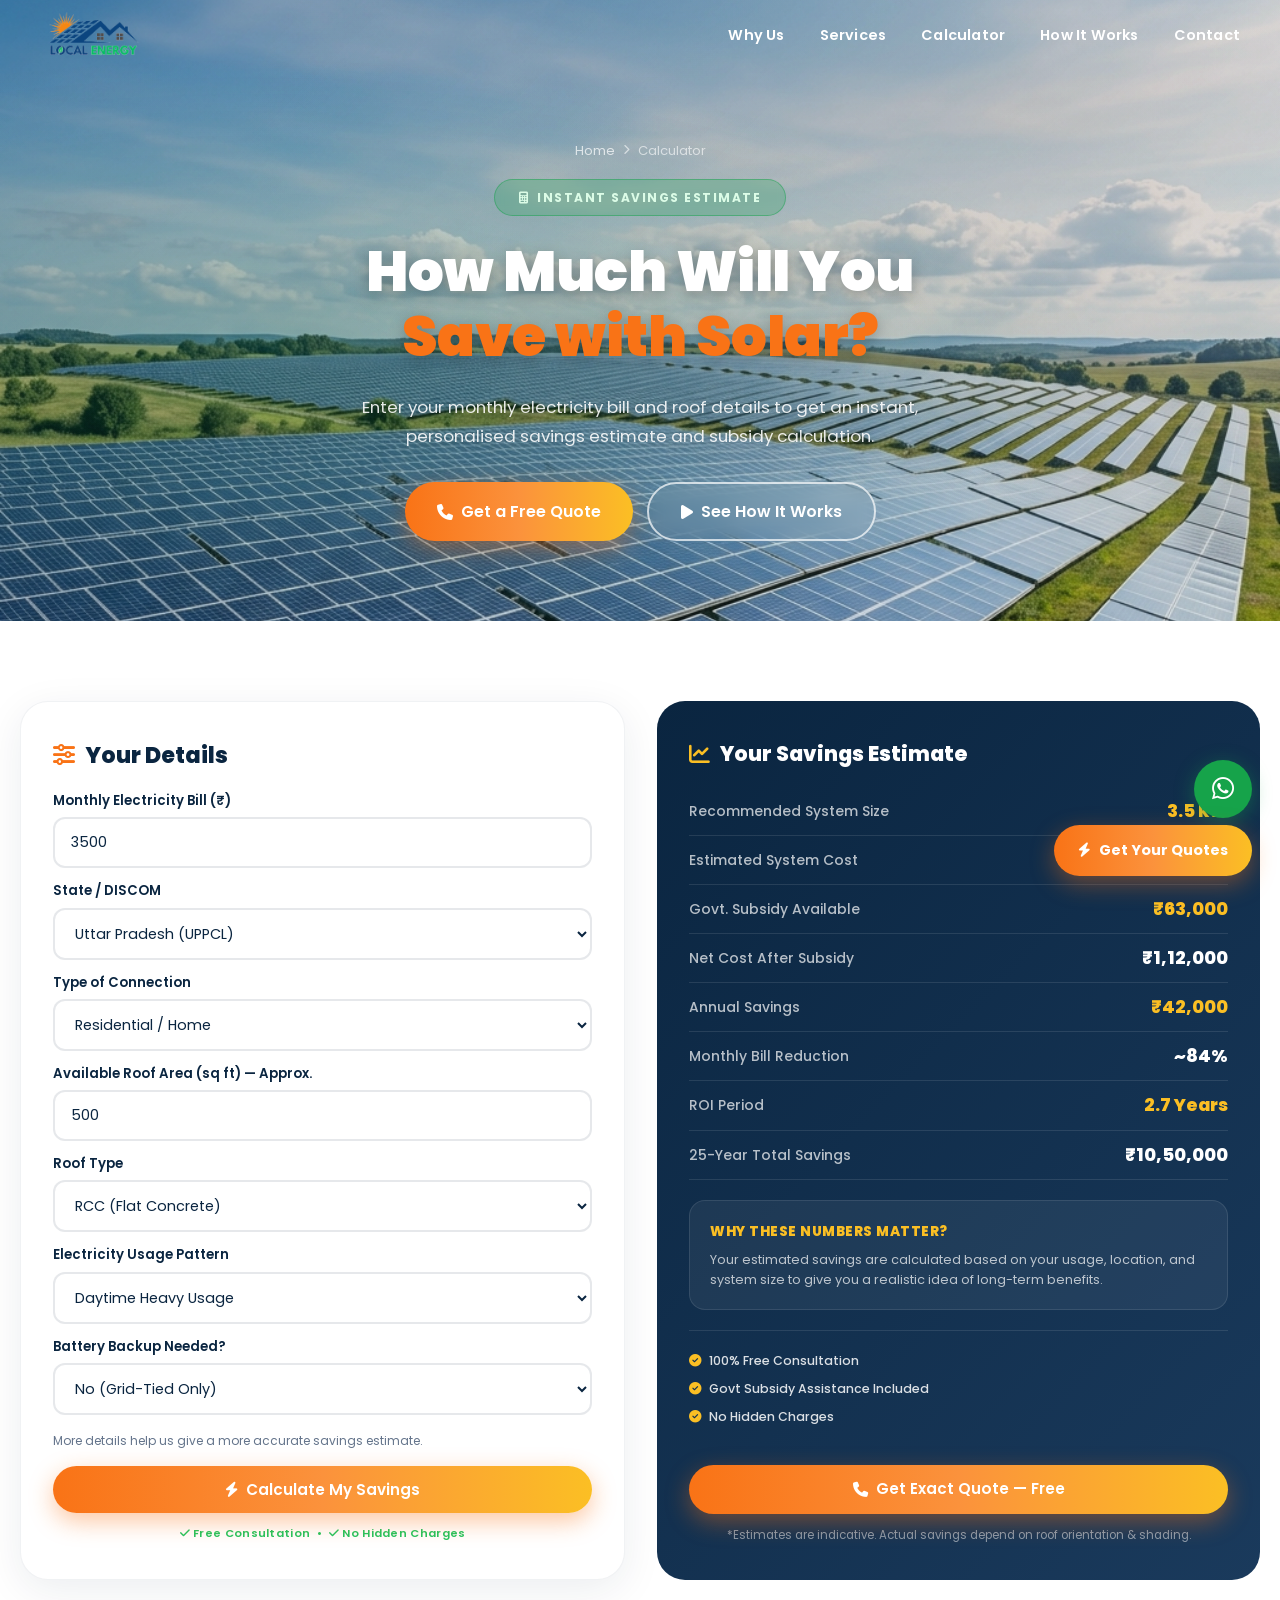
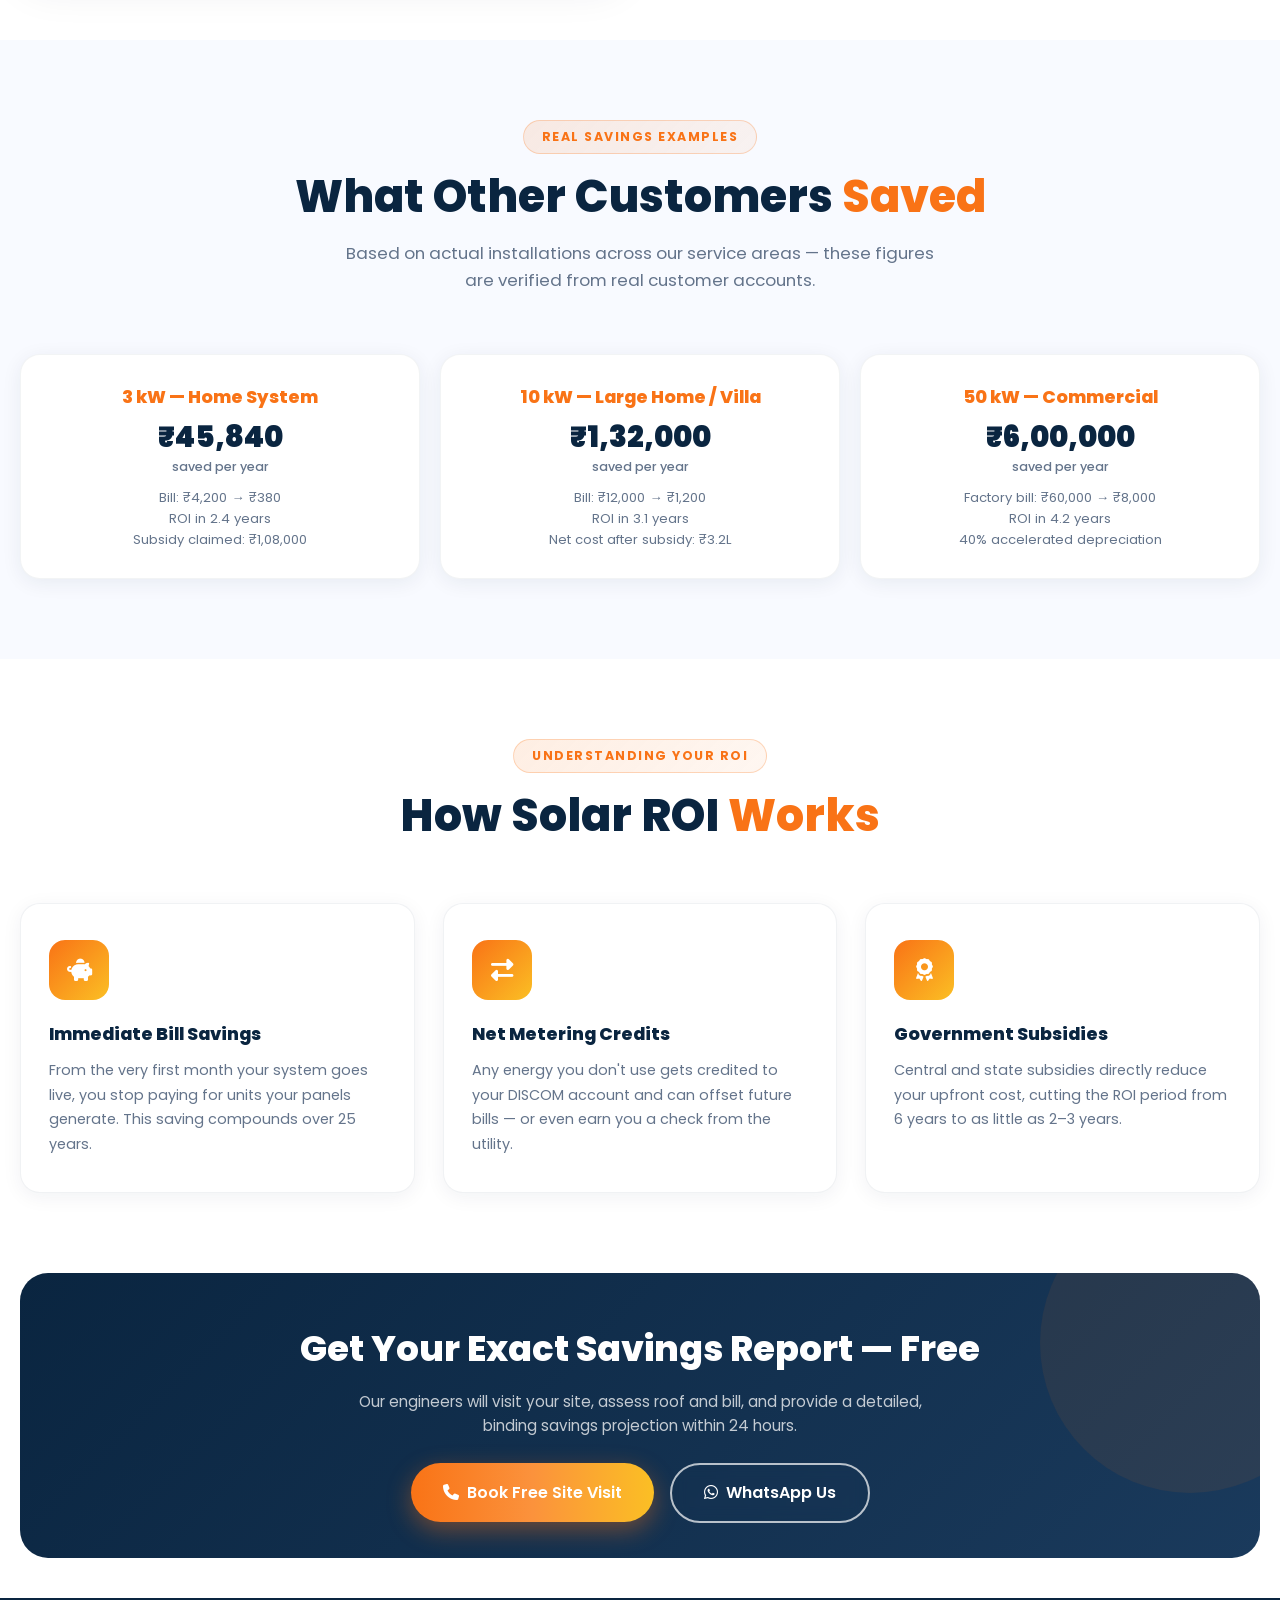
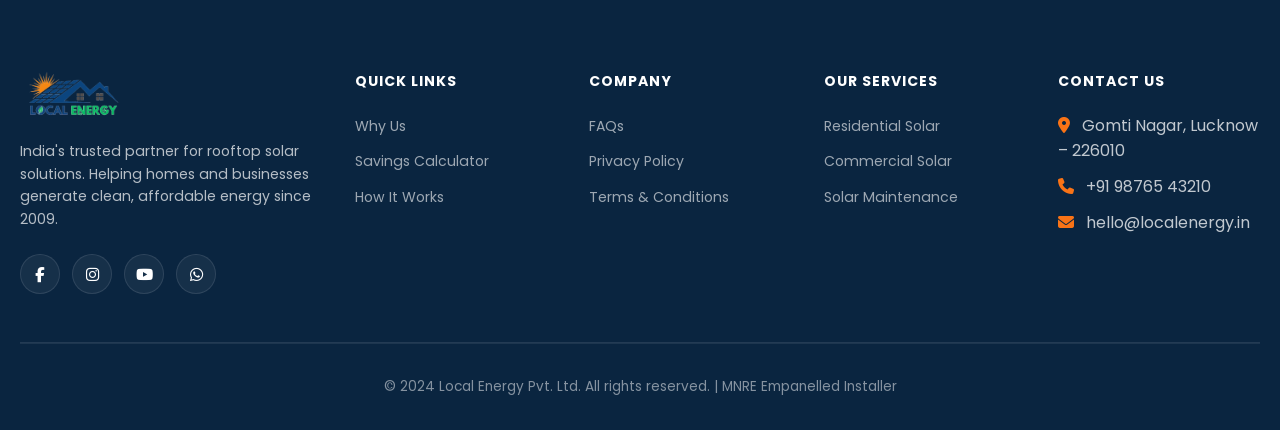
<file: pages/calculator.html>
<!DOCTYPE html>
<html lang="en">
<head>
  <meta charset="UTF-8" />
  <meta name="viewport" content="width=device-width, initial-scale=1.0" />
  <title>Solar Savings Calculator — Local Energy</title>
  <meta name="description" content="Calculate how much you can save with rooftop solar. Get an instant estimate of your annual savings, ROI period, and government subsidies." />
  <link rel="preconnect" href="https://fonts.googleapis.com" />
  <link rel="preconnect" href="https://fonts.gstatic.com" crossorigin />
  <link href="https://fonts.googleapis.com/css2?family=Poppins:wght@300;400;500;600;700;800;900&family=Montserrat:wght@400;600;700;800&display=swap" rel="stylesheet" />
  <link rel="stylesheet" href="https://cdnjs.cloudflare.com/ajax/libs/font-awesome/6.5.0/css/all.min.css" />
  <link rel="stylesheet" href="../style.css" />
  <link rel="stylesheet" href="inner.css" />
  <style>
    .calc-wrapper {
      display: flex;
      gap: 32px;
      align-items: stretch;
      max-width: 1260px;
      margin: 0 auto;
      width: 100%;
    }
    .calc-card, .result-card {
      flex: 1;
      display: flex;
      flex-direction: column;
    }
    .calc-card {
      background: white;
      border-radius: 28px;
      padding: 36px 32px;
      box-shadow: 0 10px 40px rgba(10,37,64,0.08);
      border: 1px solid rgba(10,37,64,0.06);
      display: flex;
      flex-direction: column;
    }
    /* Footer block for alignment */
    .card-footer { margin-top: auto; padding-top: 16px; }
    .calc-card h3 {
      font-family: 'Poppins', sans-serif;
      font-size: 1.4rem; font-weight: 800;
      color: #0A2540; margin-bottom: 16px;
    }
    .form-group { display: flex; flex-direction: column; gap: 6px; margin-bottom: 12px; }
    .form-group label { font-size: 0.83rem; font-weight: 600; color: #0A2540; }
    .form-group input, .form-group select {
      padding: 13px 16px;
      border: 2px solid rgba(10,37,64,0.1);
      border-radius: 12px;
      font-size: 0.9rem; color: #0A2540;
      background: white; outline: none;
      transition: border-color 0.3s;
      font-family: 'Poppins', sans-serif;
    }
    .form-group input:focus, .form-group select:focus { border-color: #F97316; }
    .result-card {
      background: linear-gradient(135deg, #0A2540 0%, #1A3A5C 100%);
      border-radius: 28px;
      padding: 36px 32px;
      color: white;
      display: flex;
      flex-direction: column;
    }
    /* Push CTA + note to the bottom of the right card */
    .result-cta { margin-top: auto; }
    .result-card h3 {
      font-family: 'Poppins', sans-serif;
      font-size: 1.3rem; font-weight: 800;
      color: white; margin-bottom: 16px;
      display: flex; align-items: center; gap: 10px;
    }
    .result-row {
      display: flex; justify-content: space-between; align-items: center;
      padding: 10px 0;
      border-bottom: 1px solid rgba(255,255,255,0.1);
    }
    .result-row:last-of-type { border-bottom: none; }
    .result-row span { font-size: 0.87rem; color: rgba(255,255,255,0.7); font-weight: 500; }
    .result-row strong {
      font-family: 'Poppins', sans-serif;
      font-size: 1.1rem; font-weight: 800; color: white;
    }
    .result-row strong.orange { color: #FBBF24; }
    .result-cta { margin-top: 0; }
    .result-note { font-size: 0.72rem; color: rgba(255,255,255,0.5); margin-top: 12px; text-align: center; }
    .roi-examples {
      display: grid;
      grid-template-columns: repeat(3,1fr);
      gap: 20px;
    }
    .roi-card {
      background: white;
      border-radius: 20px;
      padding: 28px 20px;
      text-align: center;
      box-shadow: 0 4px 20px rgba(10,37,64,0.07);
      border: 1px solid rgba(10,37,64,0.05);
    }
    .roi-card .size {
      font-family: 'Poppins', sans-serif;
      font-size: 1.1rem; font-weight: 800;
      color: #F97316; margin-bottom: 12px;
    }
    .roi-card .saving {
      font-size: 1.8rem; font-weight: 900; color: #0A2540;
      font-family: 'Poppins', sans-serif; line-height: 1;
    }
    .roi-card .period { font-size: 0.78rem; color: #64748B; margin-top: 6px; font-weight: 500; }
    .roi-card .detail { font-size: 0.82rem; color: #64748B; margin-top: 10px; line-height: 1.6; }
    @media (max-width: 900px) {
      .calc-wrapper { flex-direction: column; }
      .roi-examples { grid-template-columns: 1fr; }
    }
  </style>
</head>
<body>

    <nav class="navbar" id="navbar">
    <div class="nav-container">
      <a href="../index.html" class="nav-logo">
        <img src="../assets/logo.png" alt="Local Energy" class="main-logo" />
      </a>
      <ul class="nav-links" id="navLinks">
        <li><a href="why-us.html">Why Us</a></li>
        <li><a href="services.html">Services</a></li>
        <li><a href="calculator.html">Calculator</a></li>
        <li><a href="how-it-works.html">How It Works</a></li>
        <li><a href="contact.html">Contact</a></li>
      </ul>
      <button class="hamburger" id="hamburger" aria-label="Toggle menu">
        <span></span><span></span><span></span>
      </button>
    </div>
  </nav>

      <section class="inner-hero">
    <div class="container inner-hero-content">
      <div class="breadcrumb">
        <a href="../index.html">Home</a><i class="fas fa-chevron-right"></i><span>Calculator</span>
      </div>
      <div class="inner-hero-badge"><i class="fas fa-calculator"></i> Instant Savings Estimate</div>
      <h1>How Much Will You <span class="accent-text">Save with Solar?</span></h1>
      <p>Enter your monthly electricity bill and roof details to get an instant, personalised savings estimate and subsidy calculation.</p>
      <div class="hero-btns">
        <a href="contact.html" class="btn btn-primary btn-lg"><i class="fas fa-phone"></i> Get a Free Quote</a>
        <a href="how-it-works.html" class="btn btn-outline btn-lg"><i class="fas fa-play"></i> See How It Works</a>
      </div>
    </div>
  </section>

  <!-- CALCULATOR -->
  <section class="section" style="padding-top:80px;padding-bottom:60px;">
    <div class="container">
      <div class="calc-wrapper">
        <!-- Input Form -->
        <div class="calc-card">
          <h3><i class="fas fa-sliders-h" style="color:#F97316;margin-right:10px;"></i>Your Details</h3>
          <div class="form-group">
            <label>Monthly Electricity Bill (₹)</label>
            <input type="number" id="c-bill" placeholder="e.g. 3500" min="500" max="100000" value="3500" />
          </div>
          <div class="form-group">
            <label>State / DISCOM</label>
            <select id="c-state">
              <option value="UP">Uttar Pradesh (UPPCL)</option>
              <option value="DL">Delhi (BSES / TPDDL)</option>
              <option value="MH">Maharashtra (MSEDCL)</option>
              <option value="GJ">Gujarat (PGVCL)</option>
              <option value="RJ">Rajasthan (JVVNL)</option>
            </select>
          </div>
          <div class="form-group">
            <label>Type of Connection</label>
            <select id="c-type">
              <option value="residential">Residential / Home</option>
              <option value="commercial">Commercial / Business</option>
              <option value="industrial">Industrial</option>
            </select>
          </div>
          <div class="form-group">
            <label>Available Roof Area (sq ft) — Approx.</label>
            <input type="number" id="c-roof" placeholder="e.g. 500" min="100" value="500" />
          </div>
          <div class="form-group">
            <label>Roof Type</label>
            <select id="c-roof-type">
              <option value="rcc">RCC (Flat Concrete)</option>
              <option value="metal">Metal Sheet (Industrial)</option>
              <option value="tile">Tile / Sloped Roof</option>
            </select>
          </div>
          <div class="form-group">
            <label>Electricity Usage Pattern</label>
            <select id="c-usage">
              <option value="daytime">Daytime Heavy Usage</option>
              <option value="nighttime">Nighttime Heavy Usage</option>
              <option value="balanced">Balanced Usage</option>
            </select>
          </div>
          <div class="form-group">
            <label>Battery Backup Needed?</label>
            <select id="c-backup">
              <option value="no">No (Grid-Tied Only)</option>
              <option value="yes">Yes (Hybrid / Off-Grid)</option>
            </select>
          </div>
          <p style="font-size: 0.75rem; color: #64748B; margin-top: 4px;">
            More details help us give a more accurate savings estimate.
          </p>
          
          <div class="card-footer">
            <button class="btn btn-primary btn-full" id="calcBtn">
              <i class="fas fa-bolt"></i> Calculate My Savings
            </button>
            <div style="text-align: center; font-size: 0.7rem; color: #22C55E; font-weight: 600; margin-top: 12px; letter-spacing: 0.3px;">
              <i class="fas fa-check"></i> Free Consultation &nbsp;•&nbsp; <i class="fas fa-check"></i> No Hidden Charges
            </div>
          </div>
        </div>

        <!-- Results -->
        <div class="result-card" id="resultCard">
          <h3><i class="fas fa-chart-line" style="color:#FBBF24;"></i> Your Savings Estimate</h3>
          <div class="result-row">
            <span>Recommended System Size</span>
            <strong class="orange" id="r-size">3.5 kW</strong>
          </div>
          <div class="result-row">
            <span>Estimated System Cost</span>
            <strong id="r-cost">₹1,75,000</strong>
          </div>
          <div class="result-row">
            <span>Govt. Subsidy Available</span>
            <strong class="orange" id="r-subsidy">₹63,000</strong>
          </div>
          <div class="result-row">
            <span>Net Cost After Subsidy</span>
            <strong id="r-net">₹1,12,000</strong>
          </div>
          <div class="result-row">
            <span>Annual Savings</span>
            <strong class="orange" id="r-annual">₹42,000</strong>
          </div>
          <div class="result-row">
            <span>Monthly Bill Reduction</span>
            <strong id="r-monthly">~84%</strong>
          </div>
          <div class="result-row">
            <span>ROI Period</span>
            <strong class="orange" id="r-roi">2.7 Years</strong>
          </div>
          <div class="result-row">
            <span>25-Year Total Savings</span>
            <strong id="r-total">₹10,50,000</strong>
          </div>
          
          <!-- Why these numbers matter block -->
          <div style="background: rgba(255,255,255,0.06); border-radius: 16px; padding: 20px; margin-top: 20px; border: 1px solid rgba(255,255,255,0.1);">
            <h4 style="font-family: 'Poppins'; font-size: 0.85rem; font-weight: 800; color: #FBBF24; margin-bottom: 8px; text-transform: uppercase; letter-spacing: 0.5px;">Why these numbers matter?</h4>
            <p style="font-size: 0.8rem; color: rgba(255,255,255,0.7); line-height: 1.5; margin: 0;">Your estimated savings are calculated based on your usage, location, and system size to give you a realistic idea of long-term benefits.</p>
          </div>
          
          <div style="display: flex; flex-direction: column; gap: 8px; margin-top: 20px; border-top: 1px solid rgba(255,255,255,0.1); padding-top: 20px;">
            <div style="display: flex; align-items: center; gap: 8px; font-size: 0.78rem; color: rgba(255,255,255,0.85); font-weight: 500;">
              <i class="fas fa-check-circle" style="color: #FBBF24;"></i> 100% Free Consultation
            </div>
            <div style="display: flex; align-items: center; gap: 8px; font-size: 0.78rem; color: rgba(255,255,255,0.85); font-weight: 500;">
              <i class="fas fa-check-circle" style="color: #FBBF24;"></i> Govt Subsidy Assistance Included
            </div>
            <div style="display: flex; align-items: center; gap: 8px; font-size: 0.78rem; color: rgba(255,255,255,0.85); font-weight: 500;">
              <i class="fas fa-check-circle" style="color: #FBBF24;"></i> No Hidden Charges
            </div>
          </div>
          
          <div class="card-footer">
            <div class="result-cta">
              <a href="contact.html" class="btn btn-primary btn-full"><i class="fas fa-phone"></i> Get Exact Quote — Free</a>
            </div>
            <p class="result-note">*Estimates are indicative. Actual savings depend on roof orientation & shading.</p>
          </div>
        </div>
      </div>
    </div>
  </section>

  <!-- ROI EXAMPLES -->
  <section class="section" style="background:#F8FAFF;padding-top:80px;padding-bottom:80px;">
    <div class="container">
      <div class="section-header">
        <span class="section-tag">Real Savings Examples</span>
        <h2 class="section-title">What Other Customers <span class="accent-text">Saved</span></h2>
        <p class="section-subtitle">Based on actual installations across our service areas — these figures are verified from real customer accounts.</p>
      </div>
      <div class="roi-examples">
        <div class="roi-card reveal">
          <div class="size">3 kW — Home System</div>
          <div class="saving">₹45,840</div>
          <div class="period">saved per year</div>
          <div class="detail">Bill: ₹4,200 → ₹380<br/>ROI in 2.4 years<br/>Subsidy claimed: ₹1,08,000</div>
        </div>
        <div class="roi-card reveal">
          <div class="size">10 kW — Large Home / Villa</div>
          <div class="saving">₹1,32,000</div>
          <div class="period">saved per year</div>
          <div class="detail">Bill: ₹12,000 → ₹1,200<br/>ROI in 3.1 years<br/>Net cost after subsidy: ₹3.2L</div>
        </div>
        <div class="roi-card reveal">
          <div class="size">50 kW — Commercial</div>
          <div class="saving">₹6,00,000</div>
          <div class="period">saved per year</div>
          <div class="detail">Factory bill: ₹60,000 → ₹8,000<br/>ROI in 4.2 years<br/>40% accelerated depreciation</div>
        </div>
      </div>
    </div>
  </section>

  <!-- HOW ROI WORKS -->
  <section class="section" style="padding-top:80px;padding-bottom:80px;">
    <div class="container">
      <div class="section-header">
        <span class="section-tag">Understanding Your ROI</span>
        <h2 class="section-title">How Solar ROI <span class="accent-text">Works</span></h2>
      </div>
      <div class="feature-grid">
        <div class="feature-card reveal">
          <div class="feature-icon"><i class="fas fa-piggy-bank"></i></div>
          <h3>Immediate Bill Savings</h3>
          <p>From the very first month your system goes live, you stop paying for units your panels generate. This saving compounds over 25 years.</p>
        </div>
        <div class="feature-card reveal">
          <div class="feature-icon"><i class="fas fa-exchange-alt"></i></div>
          <h3>Net Metering Credits</h3>
          <p>Any energy you don't use gets credited to your DISCOM account and can offset future bills — or even earn you a check from the utility.</p>
        </div>
        <div class="feature-card reveal">
          <div class="feature-icon"><i class="fas fa-award"></i></div>
          <h3>Government Subsidies</h3>
          <p>Central and state subsidies directly reduce your upfront cost, cutting the ROI period from 6 years to as little as 2–3 years.</p>
        </div>
      </div>
    </div>
  </section>

  <!-- CTA -->
  <section class="section" style="padding-top:0;padding-bottom:40px;">
    <div class="container">
      <div class="cta-banner reveal">
        <h2>Get Your Exact Savings Report — Free</h2>
        <p>Our engineers will visit your site, assess roof and bill, and provide a detailed, binding savings projection within 24 hours.</p>
        <div class="hero-btns">
          <a href="contact.html" class="btn btn-primary btn-lg"><i class="fas fa-phone"></i> Book Free Site Visit</a>
          <a href="https://wa.me/919876543210" class="btn btn-outline btn-lg" target="_blank"><i class="fab fa-whatsapp"></i> WhatsApp Us</a>
        </div>
      </div>
    </div>
  </section>

  <!-- FOOTER -->
          <footer class="footer">
    <div class="container">
      <div class="footer-grid">
        <div class="footer-brand">
          <a href="../index.html" class="nav-logo footer-logo">
            <img src="../assets/logo.png" alt="Local Energy" class="main-logo" />
          </a>
          <p>India's trusted partner for rooftop solar solutions. Helping homes and businesses generate clean, affordable energy since 2009.</p>
          <div class="footer-social">
            <a href="#" aria-label="Facebook"><i class="fab fa-facebook-f"></i></a>
            <a href="#" aria-label="Instagram"><i class="fab fa-instagram"></i></a>
            <a href="#" aria-label="YouTube"><i class="fab fa-youtube"></i></a>
            <a href="https://wa.me/919876543210" aria-label="WhatsApp"><i class="fab fa-whatsapp"></i></a>
          </div>
        </div>

        <div class="footer-links-col">
          <h4>Quick Links</h4>
          <ul>
            <li><a href="why-us.html">Why Us</a></li>
            <li><a href="calculator.html">Savings Calculator</a></li>
            <li><a href="how-it-works.html">How It Works</a></li>
          </ul>
        </div>

        <div class="footer-links-col">
          <h4>Company</h4>
          <ul>
            <li><a href="faq.html">FAQs</a></li>
            <li><a href="javascript:void(0)" id="linkPrivacy">Privacy Policy</a></li>
            <li><a href="javascript:void(0)" id="linkTerms">Terms & Conditions</a></li>
          </ul>
        </div>

        <div class="footer-links-col">
          <h4>Our Services</h4>
          <ul>
            <li><a href="services.html">Residential Solar</a></li>
            <li><a href="services.html">Commercial Solar</a></li>
            <li><a href="services.html">Solar Maintenance</a></li>
          </ul>
        </div>

        <div class="footer-links-col">
          <h4>Contact Us</h4>
          <ul>
            <li><i class="fas fa-map-marker-alt" style="color:#F97316;margin-right:8px;"></i> Gomti Nagar, Lucknow – 226010</li>
            <li><i class="fas fa-phone" style="color:#F97316;margin-right:8px;"></i> +91 98765 43210</li>
            <li><i class="fas fa-envelope" style="color:#F97316;margin-right:8px;"></i> hello@localenergy.in</li>
          </ul>
        </div>

      </div>
      <div class="footer-bottom">
        <div class="footer-copyright">
          <p>© 2024 Local Energy Pvt. Ltd. All rights reserved. | MNRE Empanelled Installer</p>
        </div>
      </div>
    </div>
  </footer>

  <a href="https://wa.me/919876543210" class="whatsapp-btn" target="_blank" rel="noopener"><i class="fab fa-whatsapp"></i><span class="wa-tooltip">Chat with us!</span></a>
  <a href="contact.html" class="sticky-quote-btn" id="stickyQuote"><i class="fas fa-bolt"></i> Get Your Quotes</a>

  <script>
    const navbar = document.getElementById('navbar');
    const stickyQuote = document.getElementById('stickyQuote');
    window.addEventListener('scroll', () => {
      navbar.classList.toggle('scrolled', window.scrollY > 50);
    });

    document.getElementById('hamburger')?.addEventListener('click', () => {
      document.getElementById('hamburger').classList.toggle('active');
      document.getElementById('navLinks').classList.toggle('open');
    });

    const obs = new IntersectionObserver(e => e.forEach(el => el.isIntersecting && el.target.classList.add('visible')), {threshold:0.1});
    document.querySelectorAll('.reveal').forEach(el => obs.observe(el));

    // Calculator logic
    document.getElementById('calcBtn').addEventListener('click', () => {
      const bill = parseFloat(document.getElementById('c-bill').value) || 3500;
      const type = document.getElementById('c-type').value;
      const tariff = type === 'residential' ? 7.5 : 9.0;
      const unitsPerMonth = bill / tariff;
      const solarKW = Math.ceil((unitsPerMonth / 120) * 10) / 10;
      const costPerKW = type === 'residential' ? 50000 : 45000;
      const systemCost = Math.round(solarKW * costPerKW / 1000) * 1000;
      const subsidyKW = solarKW <= 2 ? solarKW * 30000 : 60000 + (Math.min(solarKW, 3) - 2) * 18000;
      const subsidy = Math.min(Math.round(subsidyKW / 1000) * 1000, 78000);
      const net = systemCost - subsidy;
      const annualSavings = Math.round(bill * 12 * 0.82);
      const roi = (net / annualSavings).toFixed(1);
      const total = annualSavings * 25;

      document.getElementById('r-size').textContent = solarKW.toFixed(1) + ' kW';
      document.getElementById('r-cost').textContent = '₹' + systemCost.toLocaleString('en-IN');
      document.getElementById('r-subsidy').textContent = '₹' + subsidy.toLocaleString('en-IN');
      document.getElementById('r-net').textContent = '₹' + net.toLocaleString('en-IN');
      document.getElementById('r-annual').textContent = '₹' + annualSavings.toLocaleString('en-IN');
      document.getElementById('r-monthly').textContent = '~82%';
      document.getElementById('r-roi').textContent = roi + ' Years';
      document.getElementById('r-total').textContent = '₹' + total.toLocaleString('en-IN');
    });
  </script>

  <!-- ═══════════════════════════ MODALS ═══════════════════════════ -->
  <div class="legal-modal-overlay" id="modalOverlay">
    <div class="legal-modal" id="modalPrivacy">
      <button class="modal-close" aria-label="Close modal">&times;</button>
      <div class="modal-header">
        <h2>Privacy Policy</h2>
        <p>Effective Date: April 2026</p>
      </div>
      <div class="modal-body">
        <h3>1. Information We Collect</h3>
        <p>We collect information you provide directly to us, such as when you request a consultation, fill out a form, or communicate with us.</p>
        <h3>2. How We Use Your Information</h3>
        <p>We use the information we collect to evaluate your property's solar potential and provide accurate estimates.</p>
        <h3>3. Data Sharing and Security</h3>
        <p>Your data is securely stored and never sold to third parties.</p>
      </div>
    </div>
    <div class="legal-modal" id="modalTerms">
      <button class="modal-close" aria-label="Close modal">&times;</button>
      <div class="modal-header">
        <h2>Terms &amp; Conditions</h2>
        <p>Effective Date: April 2026</p>
      </div>
      <div class="modal-body">
        <h3>1. Acceptance of Terms</h3>
        <p>By using our website, you agree to these terms.</p>
        <h3>2. Service Description</h3>
        <p>Local Energy provides solar panel installation and consultation services.</p>
      </div>
    </div>
  </div>

</body>
</html>
</file>
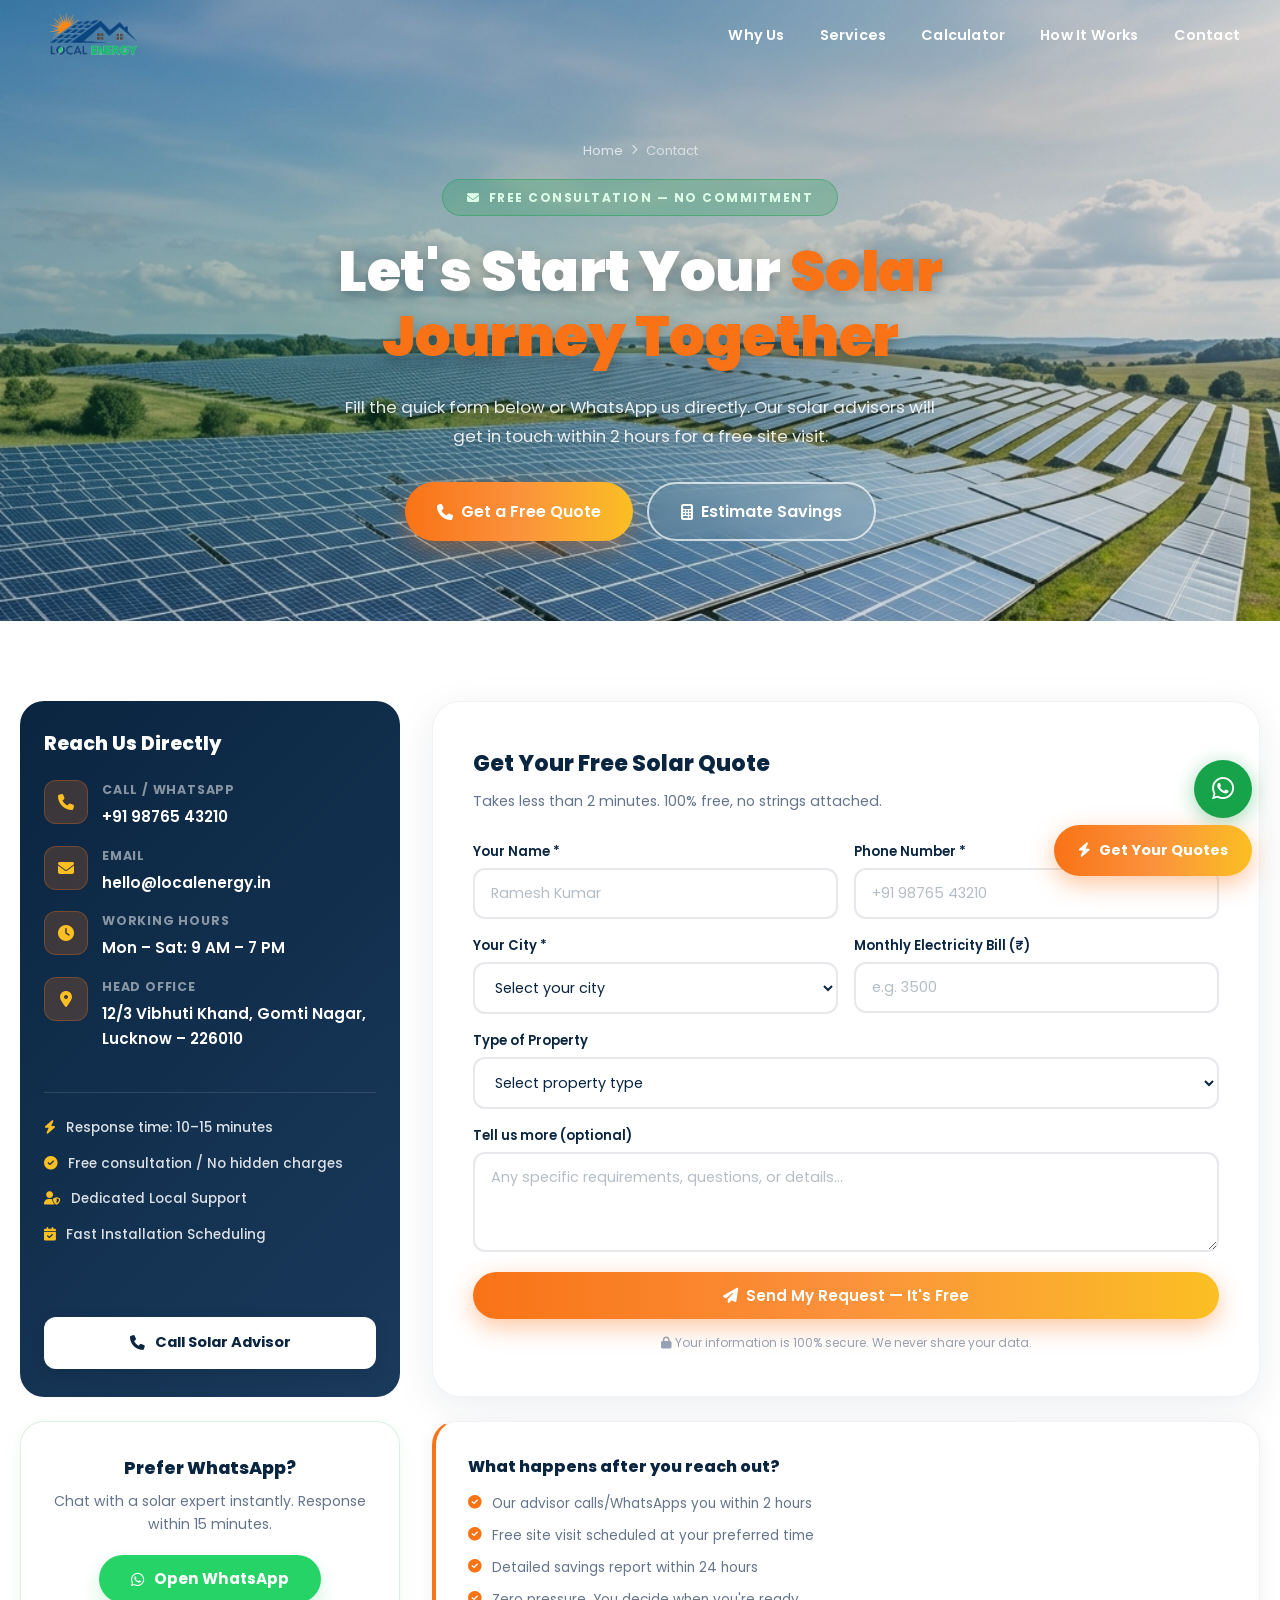
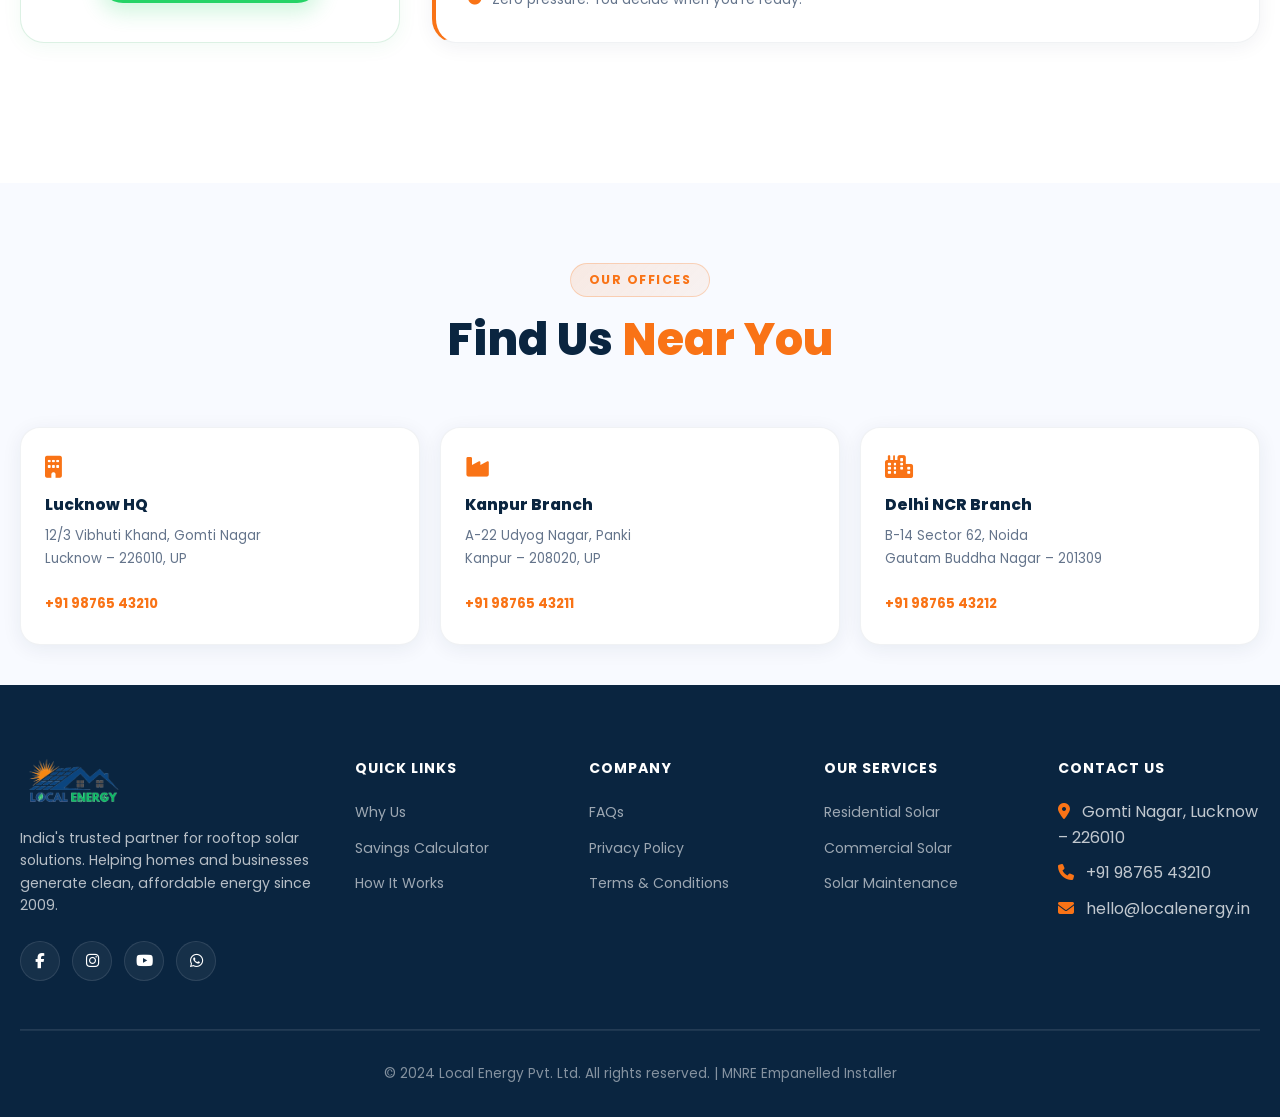
<file: pages/contact.html>
<!DOCTYPE html>
<html lang="en">
<head>
  <meta charset="UTF-8" />
  <meta name="viewport" content="width=device-width, initial-scale=1.0" />
  <title>Contact Local Energy — Get a Free Solar Quote</title>
  <meta name="description" content="Contact Local Energy for a free solar consultation. Fill our quick form or WhatsApp us directly. Site visit within 48 hours, no commitment needed." />
  <link rel="preconnect" href="https://fonts.googleapis.com" />
  <link rel="preconnect" href="https://fonts.gstatic.com" crossorigin />
  <link href="https://fonts.googleapis.com/css2?family=Poppins:wght@300;400;500;600;700;800;900&family=Montserrat:wght@400;600;700;800&display=swap" rel="stylesheet" />
  <link rel="stylesheet" href="https://cdnjs.cloudflare.com/ajax/libs/font-awesome/6.5.0/css/all.min.css" />
  <link rel="stylesheet" href="../style.css" />
  <link rel="stylesheet" href="inner.css" />
  <style>
    .contact-layout {
      display: grid;
      grid-template-columns: 380px 1fr;
      grid-template-rows: auto auto;
      gap: 24px 32px;
      align-items: stretch;
      margin-left: 0;
      padding-left: 0;
      margin-bottom: 60px;
    }
    .contact-info-card {
      grid-row: 1;
      grid-column: 1;
      background: linear-gradient(135deg, #0A2540, #1A3A5C);
      border-radius: 24px;
      padding: 28px 24px;
      color: white;
      display: flex;
      flex-direction: column;
      justify-content: flex-start; /* Start from top */
    }
    .card-separator {
      height: 1px;
      background: rgba(255,255,255,0.12);
      margin: 24px 0;
    }
    .trust-list {
      display: flex;
      flex-direction: column;
      gap: 14px;
      margin-bottom: 24px;
    }
    .trust-item {
      display: flex;
      align-items: center;
      gap: 10px;
      font-size: 0.85rem;
      color: rgba(255,255,255,0.85);
      font-weight: 500;
    }
    .trust-item i {
      color: #FBBF24;
      font-size: 0.85rem;
    }
    .card-cta {
      margin-top: auto;
      background: white;
      color: #0A2540;
      padding: 14px 20px;
      border-radius: 12px;
      font-weight: 700;
      font-size: 0.92rem;
      text-align: center;
      transition: all 0.3s;
      display: flex;
      align-items: center;
      justify-content: center;
      gap: 10px;
      box-shadow: 0 4px 15px rgba(0,0,0,0.1);
    }
    .card-cta:hover {
      background: #F97316;
      color: white;
      transform: translateY(-3px);
      box-shadow: 0 8px 25px rgba(249,115,22,0.3);
    }
    .contact-form-card {
      grid-row: 1;
      grid-column: 2;
      background: white;
      border-radius: 28px;
      padding: 44px 40px;
      box-shadow: 0 10px 40px rgba(10,37,64,0.08);
      border: 1px solid rgba(10,37,64,0.06);
    }
    .wa-highlight {
      grid-row: 2;
      grid-column: 1;
      background: white;
      border: 1px solid rgba(22,163,74,0.15);
      border-radius: 24px;
      padding: 32px;
      text-align: center;
      box-shadow: 0 4px 20px rgba(22,163,74,0.06);
    }
    .contact-info-card h3 {
      font-family: 'Poppins', sans-serif;
      font-size: 1.2rem; font-weight: 800;
      color: white; margin-bottom: 20px;
    }
    .ci-row {
      display: flex; align-items: flex-start; gap: 14px; margin-bottom: 16px;
    }
    .ci-row-icon {
      width: 44px; height: 44px; flex-shrink: 0;
      background: rgba(249,115,22,0.2);
      border: 1px solid rgba(249,115,22,0.3);
      border-radius: 12px;
      display: flex; align-items: center; justify-content: center;
      font-size: 1rem; color: #FBBF24;
    }
    .ci-row div strong { display: block; font-size: 0.78rem; color: rgba(255,255,255,0.5); text-transform: uppercase; letter-spacing: 0.8px; margin-bottom: 4px; }
    .ci-row div span { font-weight: 600; color: white; font-size: 0.95rem; }
    .wa-highlight strong { display: block; font-family: 'Poppins', sans-serif; font-size: 1.1rem; color: #0A2540; margin-bottom: 8px; font-weight: 800; }
    .wa-highlight p { font-size: 0.88rem; color: #64748B; margin-bottom: 20px; line-height: 1.6; }
    .wa-btn {
      display: inline-flex;
      align-items: center;
      justify-content: center;
      gap: 10px;
      background: #25D366; color: white;
      padding: 12px 32px; border-radius: 999px;
      font-size: 0.95rem; font-weight: 700;
      transition: all 0.3s;
      box-shadow: 0 10px 20px rgba(37,211,102,0.2);
    }
    .wa-btn:hover { background: #128C7E; transform: translateY(-3px); box-shadow: 0 15px 30px rgba(37,211,102,0.3); }

    .contact-form-card h3 {
      font-family: 'Poppins', sans-serif;
      font-size: 1.4rem; font-weight: 800;
      color: #0A2540; margin-bottom: 8px;
    }
    .contact-form-card > p { font-size: 0.88rem; color: #64748B; margin-bottom: 28px; }
    .form-row { display: grid; grid-template-columns: 1fr 1fr; gap: 16px; }
    .form-group { display: flex; flex-direction: column; gap: 6px; margin-bottom: 16px; }
    .form-group label { font-size: 0.82rem; font-weight: 600; color: #0A2540; }
    .form-group input, .form-group select, .form-group textarea {
      padding: 13px 16px;
      border: 2px solid rgba(10,37,64,0.1);
      border-radius: 12px;
      font-size: 0.9rem; color: #0A2540;
      background: white; outline: none;
      transition: border-color 0.3s;
      font-family: 'Poppins', sans-serif;
    }
    .form-group textarea { resize: vertical; min-height: 100px; }
    .form-group input:focus, .form-group select:focus, .form-group textarea:focus { border-color: #F97316; }
    .form-group input::placeholder, .form-group textarea::placeholder { color: rgba(10,37,64,0.3); }
    .form-success-msg {
      display: none;
      text-align: center;
      padding: 48px 20px;
    }
    .form-success-msg i { font-size: 3.5rem; color: #16A34A; margin-bottom: 16px; }
    .form-success-msg h4 { font-family: 'Poppins', sans-serif; font-size: 1.4rem; font-weight: 800; color: #0A2540; margin-bottom: 8px; }
    .form-success-msg p { color: #64748B; font-size: 0.92rem; }

    .office-cards { display: grid; grid-template-columns: repeat(3,1fr); gap: 20px; }
    .office-card {
      background: white;
      border-radius: 20px;
      padding: 28px 24px;
      box-shadow: 0 4px 20px rgba(10,37,64,0.07);
      border: 1px solid rgba(10,37,64,0.06);
    }
    .office-card i { font-size: 1.4rem; color: #F97316; margin-bottom: 14px; }
    .office-card h4 { font-family: 'Poppins', sans-serif; font-size: 0.97rem; font-weight: 800; color: #0A2540; margin-bottom: 8px; }
    .office-card p { font-size: 0.83rem; color: #64748B; line-height: 1.7; }

    @media (max-width: 900px) {
      .contact-layout { 
        grid-template-columns: 1fr; 
        grid-template-rows: auto;
      }
      .contact-info-card { grid-row: 1; grid-column: 1; }
      .contact-form-card { grid-row: 3; grid-column: 1; }
      .wa-highlight { grid-row: 2; grid-column: 1; }
      .feature-card { grid-row: 4; grid-column: 1; } 
      .form-row { grid-template-columns: 1fr; }
      .office-cards { grid-template-columns: 1fr; }
      .contact-form-card { padding: 32px 24px; }
    }
  </style>
</head>
<body>

    <nav class="navbar" id="navbar">
    <div class="nav-container">
      <a href="../index.html" class="nav-logo">
        <img src="../assets/logo.png" alt="Local Energy" class="main-logo" />
      </a>
      <ul class="nav-links" id="navLinks">
        <li><a href="why-us.html">Why Us</a></li>
        <li><a href="services.html">Services</a></li>
        <li><a href="calculator.html">Calculator</a></li>
        <li><a href="how-it-works.html">How It Works</a></li>
        <li><a href="contact.html">Contact</a></li>
      </ul>
      <button class="hamburger" id="hamburger" aria-label="Toggle menu">
        <span></span><span></span><span></span>
      </button>
    </div>
  </nav>

      <section class="inner-hero">
    <div class="container inner-hero-content">
      <div class="breadcrumb">
        <a href="../index.html">Home</a><i class="fas fa-chevron-right"></i><span>Contact</span>
      </div>
      <div class="inner-hero-badge"><i class="fas fa-envelope"></i> Free Consultation — No Commitment</div>
      <h1>Let's Start Your <span class="accent-text">Solar Journey Together</span></h1>
      <p>Fill the quick form below or WhatsApp us directly. Our solar advisors will get in touch within 2 hours for a free site visit.</p>
      <div class="hero-btns">
        <a href="contact.html" class="btn btn-primary btn-lg"><i class="fas fa-phone"></i> Get a Free Quote</a>
        <a href="calculator.html" class="btn btn-outline btn-lg"><i class="fas fa-calculator"></i> Estimate Savings</a>
      </div>
    </div>
  </section>

  <!-- CONTACT SECTION -->
  <section class="section" style="padding-top:80px;padding-bottom:80px;">
    <div class="container">
      <div class="contact-layout">
        
        <!-- Row 1, Col 1: Blue Card -->
        <div class="contact-info-card reveal">
          <h3>Reach Us Directly</h3>
          <div class="ci-row">
            <div class="ci-row-icon"><i class="fas fa-phone"></i></div>
            <div>
              <strong>Call / WhatsApp</strong>
              <span>+91 98765 43210</span>
            </div>
          </div>
          <div class="ci-row">
            <div class="ci-row-icon"><i class="fas fa-envelope"></i></div>
            <div>
              <strong>Email</strong>
              <span>hello@localenergy.in</span>
            </div>
          </div>
          <div class="ci-row">
            <div class="ci-row-icon"><i class="fas fa-clock"></i></div>
            <div>
              <strong>Working Hours</strong>
              <span>Mon – Sat: 9 AM – 7 PM</span>
            </div>
          </div>
          <div class="ci-row">
            <div class="ci-row-icon"><i class="fas fa-map-marker-alt"></i></div>
            <div>
              <strong>Head Office</strong>
              <span>12/3 Vibhuti Khand, Gomti Nagar, Lucknow – 226010</span>
            </div>
          </div>

          <div class="card-separator"></div>

          <div class="trust-list">
            <div class="trust-item">
              <i class="fas fa-bolt"></i>
              <span>Response time: 10–15 minutes</span>
            </div>
            <div class="trust-item">
              <i class="fas fa-check-circle"></i>
              <span>Free consultation / No hidden charges</span>
            </div>
            <div class="trust-item">
              <i class="fas fa-user-shield"></i>
              <span>Dedicated Local Support</span>
            </div>
            <div class="trust-item">
              <i class="fas fa-calendar-check"></i>
              <span>Fast Installation Scheduling</span>
            </div>
          </div>

          <a href="tel:+919876543210" class="card-cta">
            <i class="fas fa-phone"></i> Call Solar Advisor
          </a>
        </div>

        <!-- Row 2, Col 1: WhatsApp -->
        <div class="wa-highlight reveal">
          <div class="wa-content">
            <strong>Prefer WhatsApp?</strong>
            <p>Chat with a solar expert instantly. Response within 15 minutes.</p>
            <a href="https://wa.me/919876543210?text=Hi%20Local%20Energy!%20I%27m%20interested%20in%20solar%20for%20my%20home." target="_blank" class="wa-btn">
              <i class="fab fa-whatsapp"></i> Open WhatsApp
            </a>
          </div>
        </div>

        <!-- Row 1, Col 2: White Form -->
        <div class="contact-form-card reveal">
          <h3>Get Your Free Solar Quote</h3>
          <p>Takes less than 2 minutes. 100% free, no strings attached.</p>

          <div id="contactForm">
            <div class="form-row">
              <div class="form-group">
                <label>Your Name *</label>
                <input type="text" id="f-name" placeholder="Ramesh Kumar" required />
              </div>
              <div class="form-group">
                <label>Phone Number *</label>
                <input type="tel" id="f-phone" placeholder="+91 98765 43210" required />
              </div>
            </div>
            <div class="form-row">
              <div class="form-group">
                <label>Your City *</label>
                <select id="f-city">
                  <option value="">Select your city</option>
                  <option>Lucknow</option>
                  <option>Kanpur</option>
                  <option>Agra</option>
                  <option>Delhi NCR</option>
                  <option>Noida</option>
                  <option>Ghaziabad</option>
                  <option>Varanasi</option>
                  <option>Prayagraj</option>
                  <option>Other</option>
                </select>
              </div>
              <div class="form-group">
                <label>Monthly Electricity Bill (₹)</label>
                <input type="number" id="f-bill" placeholder="e.g. 3500" />
              </div>
            </div>
            <div class="form-group">
              <label>Type of Property</label>
              <select id="f-type">
                <option value="">Select property type</option>
                <option>Home / Residential</option>
                <option>Factory / Industrial</option>
                <option>Office / Commercial</option>
                <option>School / Institution</option>
                <option>Hospital / Healthcare</option>
                <option>Hotel / Hospitality</option>
              </select>
            </div>
            <div class="form-group">
              <label>Tell us more (optional)</label>
              <textarea id="f-msg" placeholder="Any specific requirements, questions, or details..."></textarea>
            </div>
            <button class="btn btn-primary btn-full" id="submitBtn" style="margin-top:4px;">
              <i class="fas fa-paper-plane"></i> Send My Request — It's Free
            </button>
            <p style="font-size:0.75rem;color:#94A3B8;text-align:center;margin-top:14px;">
              <i class="fas fa-lock"></i> Your information is 100% secure. We never share your data.
            </p>
          </div>

          <div class="form-success-msg" id="successMsg">
            <i class="fas fa-check-circle"></i>
            <h4>Request Received!</h4>
            <p>Thank you! Our solar advisor will call you within 2 hours to discuss your requirements and schedule a free site visit.</p>
          </div>
        </div>

        <!-- Row 2, Col 2: What happens check box -->
        <div class="feature-card reveal" style="grid-row: 2; grid-column: 2; border-left: 4px solid #F97316; padding: 32px; background: white; border-radius: 24px; box-shadow: 0 4px 20px rgba(10,37,64,0.06);">
          <h3 style="font-size:1rem;margin-bottom:14px; font-family:'Poppins'; font-weight:800; color:#0A2540;">What happens after you reach out?</h3>
          <ul style="display:flex;flex-direction:column;gap:10px;">
            <li style="display:flex;gap:10px;align-items:flex-start;font-size:0.85rem;color:#64748B;">
              <i class="fas fa-check-circle" style="color:#F97316;margin-top:3px;flex-shrink:0;"></i>
              Our advisor calls/WhatsApps you within 2 hours
            </li>
            <li style="display:flex;gap:10px;align-items:flex-start;font-size:0.85rem;color:#64748B;">
              <i class="fas fa-check-circle" style="color:#F97316;margin-top:3px;flex-shrink:0;"></i>
              Free site visit scheduled at your preferred time
            </li>
            <li style="display:flex;gap:10px;align-items:flex-start;font-size:0.85rem;color:#64748B;">
              <i class="fas fa-check-circle" style="color:#F97316;margin-top:3px;flex-shrink:0;"></i>
              Detailed savings report within 24 hours
            </li>
            <li style="display:flex;gap:10px;align-items:flex-start;font-size:0.85rem;color:#64748B;">
              <i class="fas fa-check-circle" style="color:#F97316;margin-top:3px;flex-shrink:0;"></i>
              Zero pressure. You decide when you're ready.
            </li>
          </ul>
        </div>

      </div>
    </div>
  </section>

  <!-- OFFICE LOCATIONS -->
  <section class="section" style="background:#F8FAFF;padding-top:80px;padding-bottom:40px;">
    <div class="container">
      <div class="section-header">
        <span class="section-tag">Our Offices</span>
        <h2 class="section-title">Find Us <span class="accent-text">Near You</span></h2>
      </div>
      <div class="office-cards">
        <div class="office-card reveal">
          <i class="fas fa-building"></i>
          <h4>Lucknow HQ</h4>
          <p>12/3 Vibhuti Khand, Gomti Nagar<br />Lucknow – 226010, UP<br /><br /><strong style="color:#F97316;">+91 98765 43210</strong></p>
        </div>
        <div class="office-card reveal">
          <i class="fas fa-industry"></i>
          <h4>Kanpur Branch</h4>
          <p>A-22 Udyog Nagar, Panki<br />Kanpur – 208020, UP<br /><br /><strong style="color:#F97316;">+91 98765 43211</strong></p>
        </div>
        <div class="office-card reveal">
          <i class="fas fa-city"></i>
          <h4>Delhi NCR Branch</h4>
          <p>B-14 Sector 62, Noida<br />Gautam Buddha Nagar – 201309<br /><br /><strong style="color:#F97316;">+91 98765 43212</strong></p>
        </div>
      </div>
    </div>
  </section>

  <!-- FOOTER -->
          <footer class="footer">
    <div class="container">
      <div class="footer-grid">
        <div class="footer-brand">
          <a href="../index.html" class="nav-logo footer-logo">
            <img src="../assets/logo.png" alt="Local Energy" class="main-logo" />
          </a>
          <p>India's trusted partner for rooftop solar solutions. Helping homes and businesses generate clean, affordable energy since 2009.</p>
          <div class="footer-social">
            <a href="#" aria-label="Facebook"><i class="fab fa-facebook-f"></i></a>
            <a href="#" aria-label="Instagram"><i class="fab fa-instagram"></i></a>
            <a href="#" aria-label="YouTube"><i class="fab fa-youtube"></i></a>
            <a href="https://wa.me/919876543210" aria-label="WhatsApp"><i class="fab fa-whatsapp"></i></a>
          </div>
        </div>

        <div class="footer-links-col">
          <h4>Quick Links</h4>
          <ul>
            <li><a href="why-us.html">Why Us</a></li>
            <li><a href="calculator.html">Savings Calculator</a></li>
            <li><a href="how-it-works.html">How It Works</a></li>
          </ul>
        </div>

        <div class="footer-links-col">
          <h4>Company</h4>
          <ul>
            <li><a href="faq.html">FAQs</a></li>
            <li><a href="javascript:void(0)" id="linkPrivacy">Privacy Policy</a></li>
            <li><a href="javascript:void(0)" id="linkTerms">Terms & Conditions</a></li>
          </ul>
        </div>

        <div class="footer-links-col">
          <h4>Our Services</h4>
          <ul>
            <li><a href="services.html">Residential Solar</a></li>
            <li><a href="services.html">Commercial Solar</a></li>
            <li><a href="services.html">Solar Maintenance</a></li>
          </ul>
        </div>

        <div class="footer-links-col">
          <h4>Contact Us</h4>
          <ul>
            <li><i class="fas fa-map-marker-alt" style="color:#F97316;margin-right:8px;"></i> Gomti Nagar, Lucknow – 226010</li>
            <li><i class="fas fa-phone" style="color:#F97316;margin-right:8px;"></i> +91 98765 43210</li>
            <li><i class="fas fa-envelope" style="color:#F97316;margin-right:8px;"></i> hello@localenergy.in</li>
          </ul>
        </div>

      </div>
      <div class="footer-bottom">
        <div class="footer-copyright">
          <p>© 2024 Local Energy Pvt. Ltd. All rights reserved. | MNRE Empanelled Installer</p>
        </div>
      </div>
    </div>
  </footer>

  <a href="https://wa.me/919876543210" class="whatsapp-btn" target="_blank" rel="noopener"><i class="fab fa-whatsapp"></i><span class="wa-tooltip">Chat with us!</span></a>
  <a href="#contactForm" class="sticky-quote-btn" id="stickyQuote"><i class="fas fa-bolt"></i> Get Your Quotes</a>

  <script>
    const navbar = document.getElementById('navbar');
    const stickyQuote = document.getElementById('stickyQuote');
    window.addEventListener('scroll', () => {
      navbar.classList.toggle('scrolled', window.scrollY > 50);
    });

    document.getElementById('hamburger')?.addEventListener('click', () => {
      document.getElementById('hamburger').classList.toggle('active');
      document.getElementById('navLinks').classList.toggle('open');
    });
    const obs = new IntersectionObserver(e => e.forEach(el => el.isIntersecting && el.target.classList.add('visible')), {threshold:0.1});
    document.querySelectorAll('.reveal').forEach(el => obs.observe(el));

    document.getElementById('submitBtn').addEventListener('click', () => {
      const name = document.getElementById('f-name').value.trim();
      const phone = document.getElementById('f-phone').value.trim();
      const city = document.getElementById('f-city').value;
      if (!name || !phone || !city) {
        alert('Please fill in your Name, Phone, and City to continue.');
        return;
      }
      document.getElementById('contactForm').style.display = 'none';
      document.getElementById('successMsg').style.display = 'block';
    });
  </script>

  <!-- ═══════════════════════════ MODALS ═══════════════════════════ -->
  <div class="legal-modal-overlay" id="modalOverlay">
    <div class="legal-modal" id="modalPrivacy">
      <button class="modal-close" aria-label="Close modal">&times;</button>
      <div class="modal-header">
        <h2>Privacy Policy</h2>
        <p>Effective Date: April 2026</p>
      </div>
      <div class="modal-body">
        <h3>1. Information We Collect</h3>
        <p>We collect information you provide directly to us, such as when you request a consultation, fill out a form, or communicate with us.</p>
        <h3>2. How We Use Your Information</h3>
        <p>We use the information we collect to evaluate your property's solar potential and provide accurate estimates.</p>
        <h3>3. Data Sharing and Security</h3>
        <p>Your data is securely stored and never sold to third parties.</p>
      </div>
    </div>
    <div class="legal-modal" id="modalTerms">
      <button class="modal-close" aria-label="Close modal">&times;</button>
      <div class="modal-header">
        <h2>Terms &amp; Conditions</h2>
        <p>Effective Date: April 2026</p>
      </div>
      <div class="modal-body">
        <h3>1. Acceptance of Terms</h3>
        <p>By using our website, you agree to these terms.</p>
        <h3>2. Service Description</h3>
        <p>Local Energy provides solar panel installation and consultation services.</p>
      </div>
    </div>
  </div>

</body>
</html>
</file>
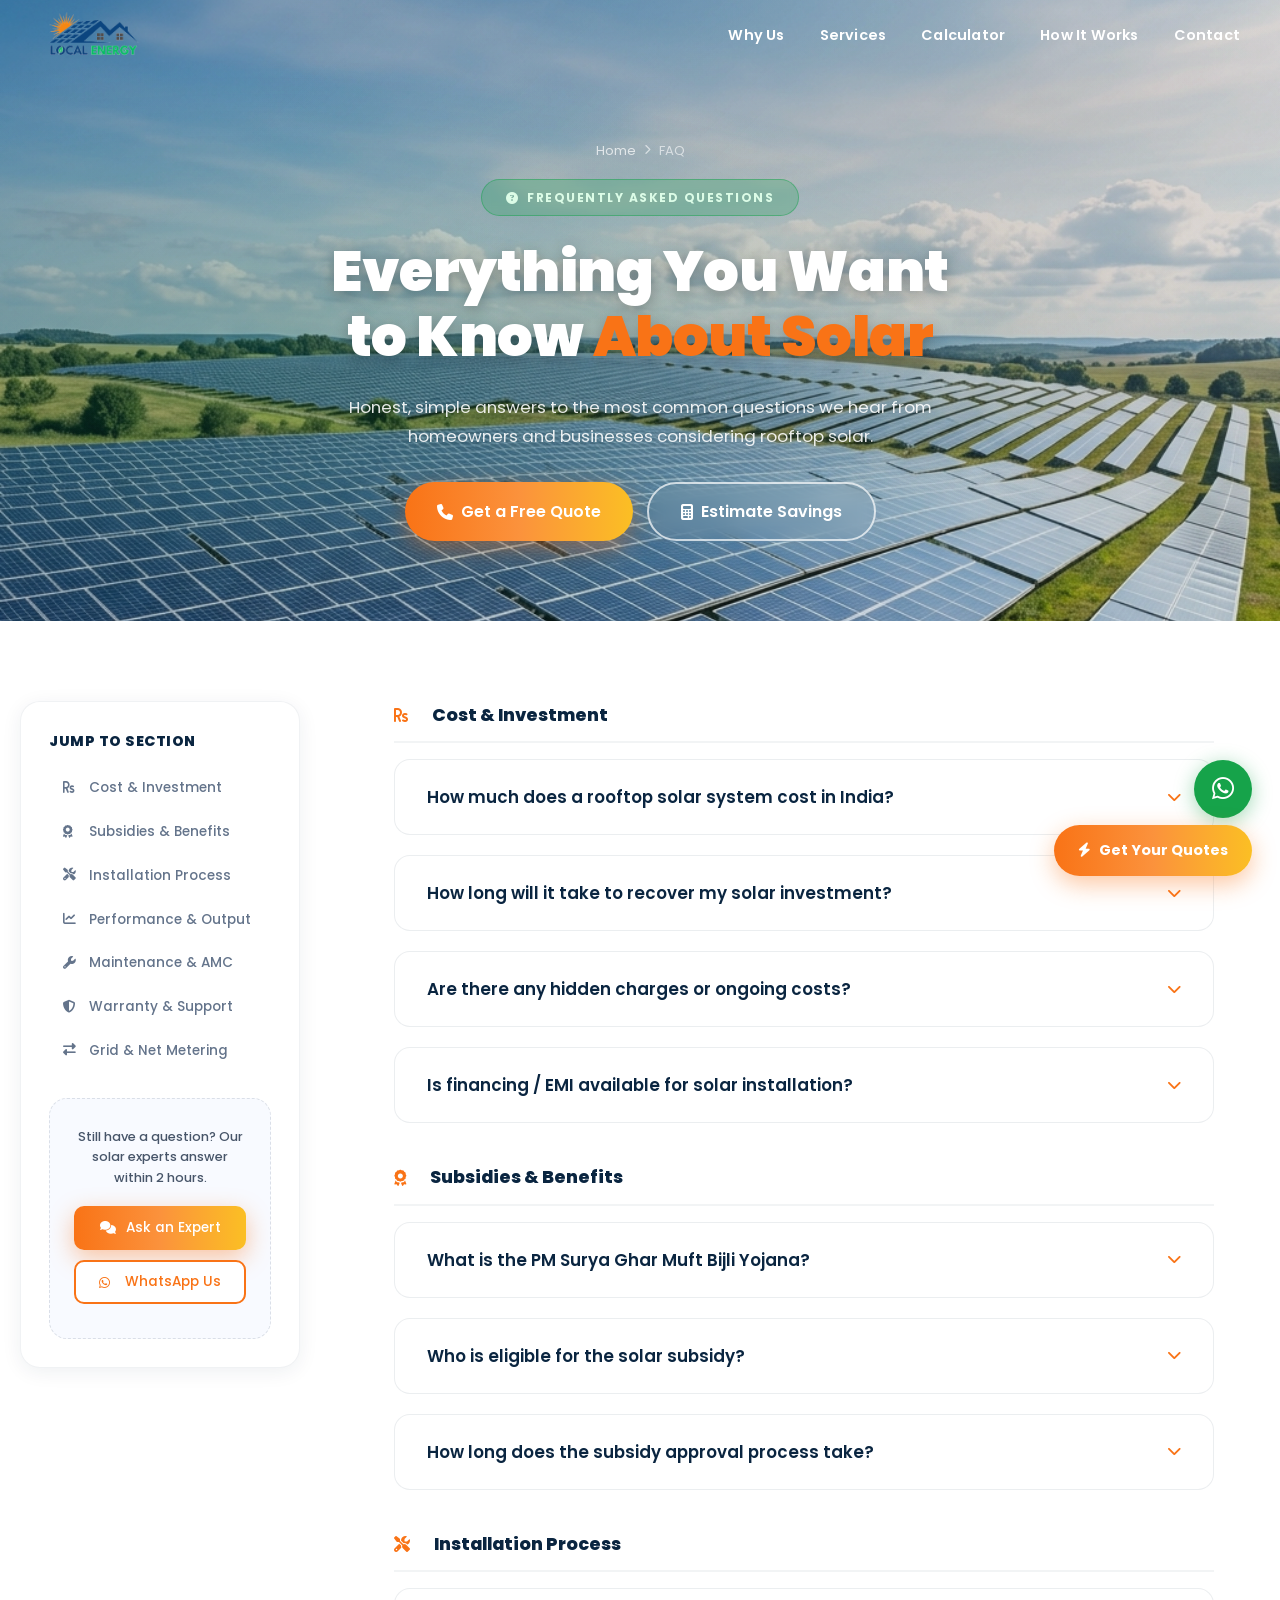
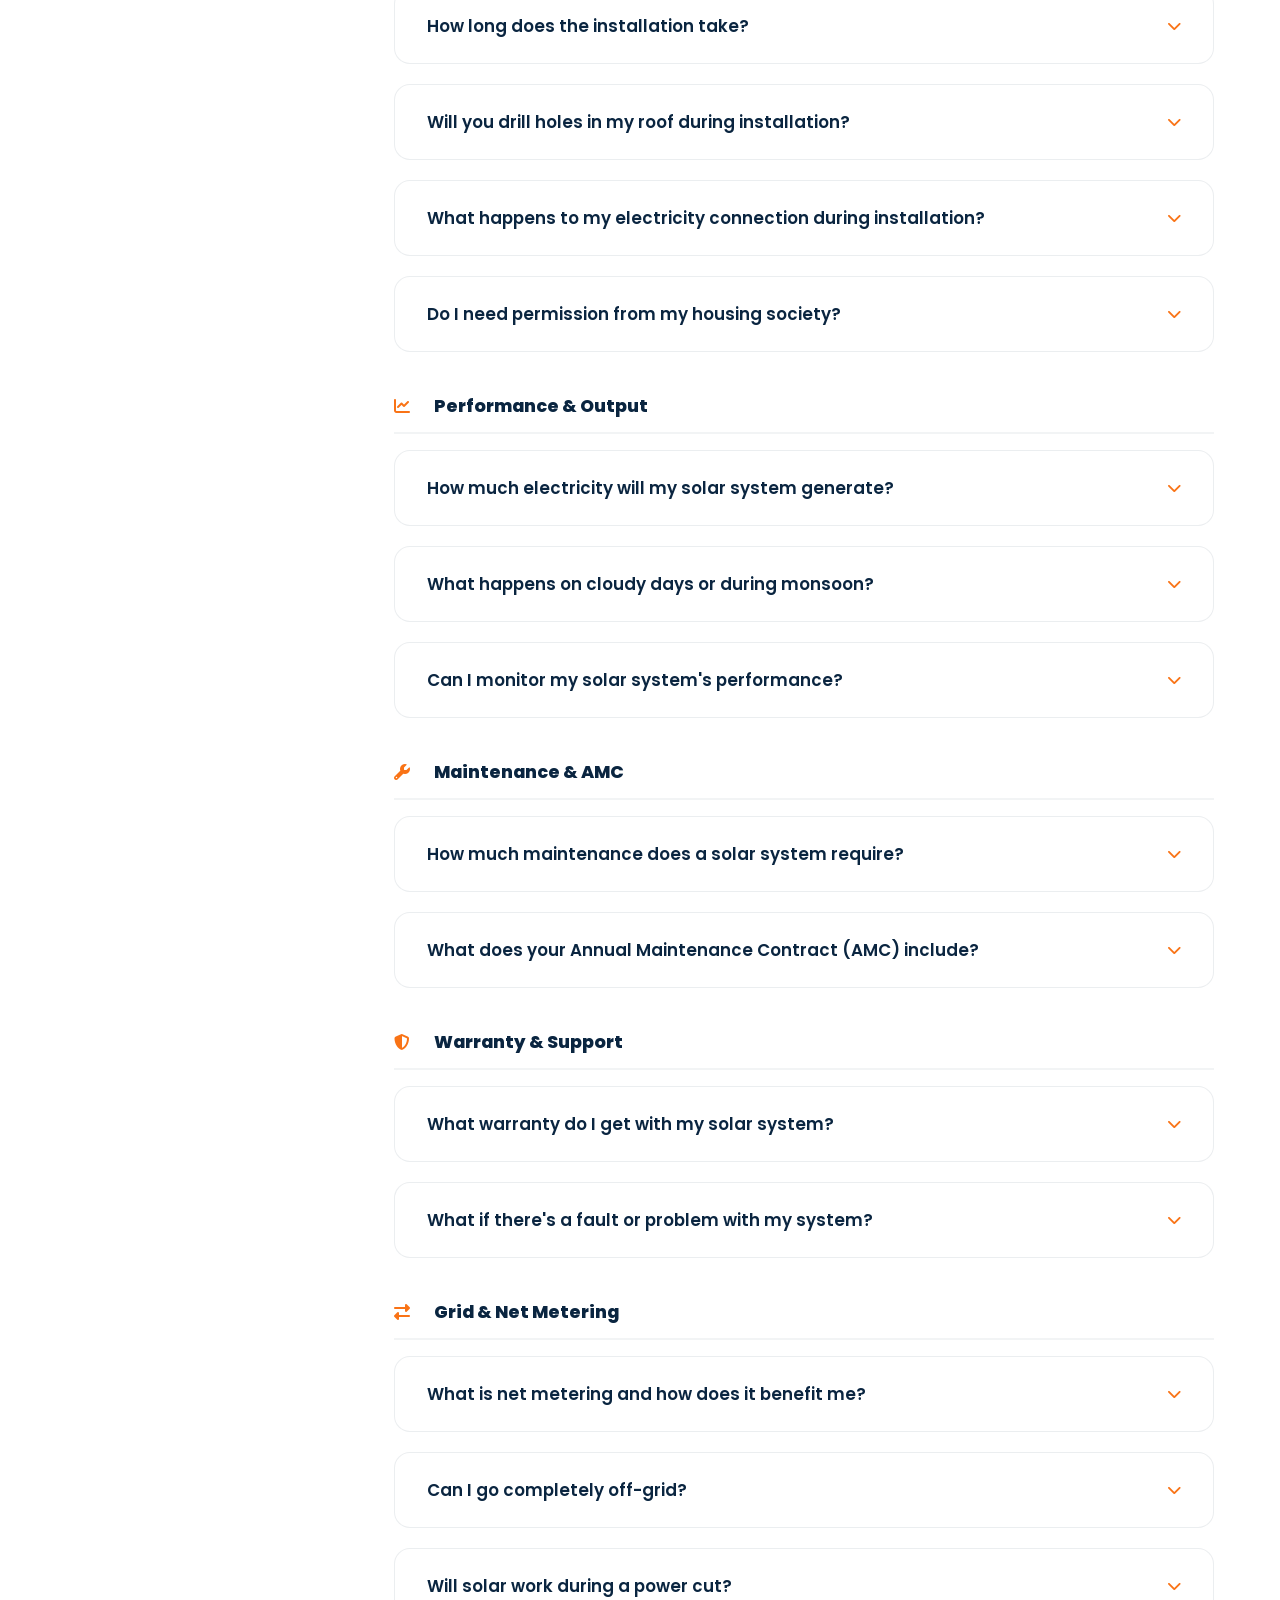
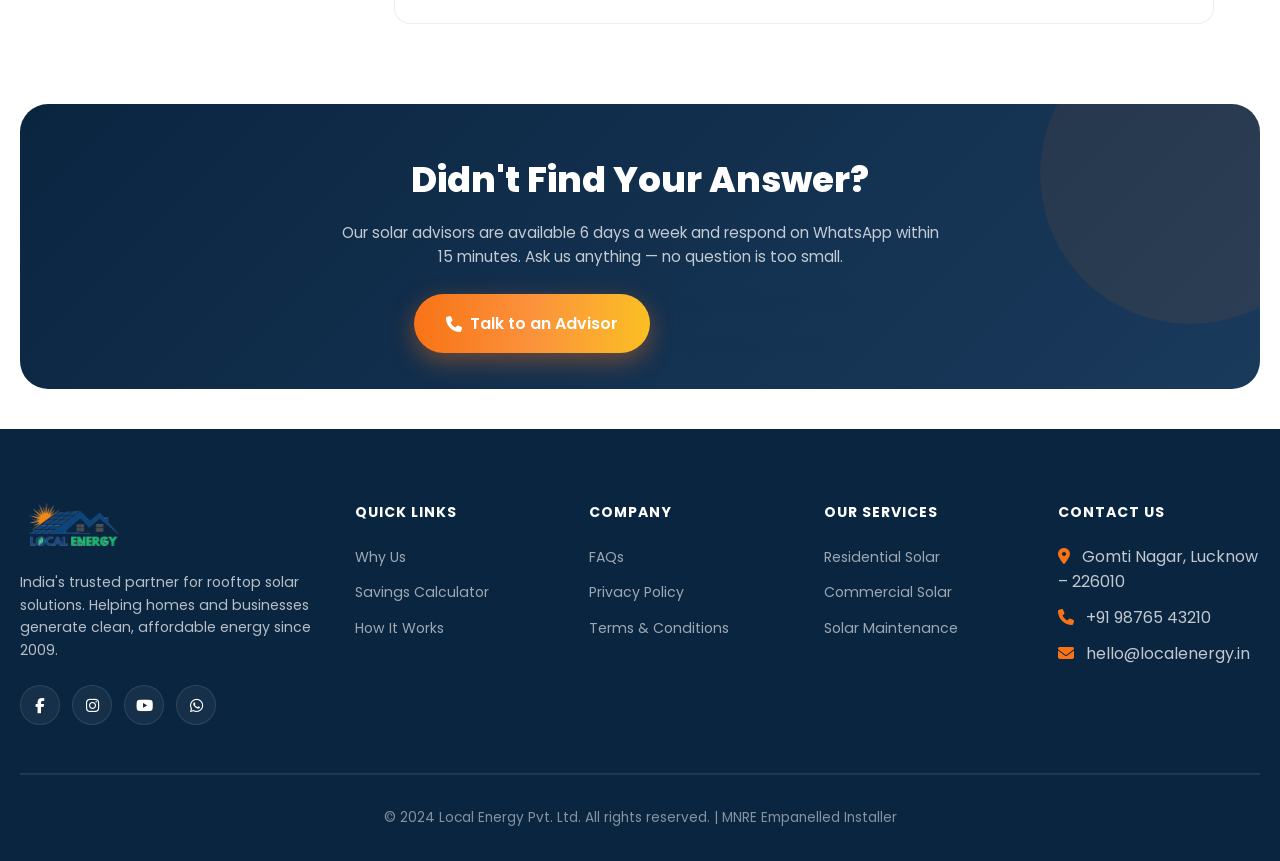
<file: pages/faq.html>
<!DOCTYPE html>
<html lang="en">
<head>
  <meta charset="UTF-8" />
  <meta name="viewport" content="width=device-width, initial-scale=1.0" />
  <title>Solar FAQ — Common Questions About Solar Panel Installation</title>
  <meta name="description" content="Answers to the most common questions about rooftop solar panels — cost, subsidies, installation time, maintenance, warranties, and more." />
  <link rel="preconnect" href="https://fonts.googleapis.com" />
  <link rel="preconnect" href="https://fonts.gstatic.com" crossorigin />
  <link href="https://fonts.googleapis.com/css2?family=Poppins:wght@300;400;500;600;700;800;900&family=Montserrat:wght@400;600;700;800&display=swap" rel="stylesheet" />
  <link rel="stylesheet" href="https://cdnjs.cloudflare.com/ajax/libs/font-awesome/6.5.0/css/all.min.css" />
  <link rel="stylesheet" href="../style.css" />
  <link rel="stylesheet" href="inner.css" />
  <style>
    .faq-category-title {
      font-family: 'Poppins', sans-serif;
      font-size: 1.1rem; font-weight: 800;
      color: #0A2540;
      display: flex; align-items: center; gap: 12px;
      margin-bottom: 16px; margin-top: 48px;
    }
    .faq-category-title:first-of-type { margin-top: 0; }
    .faq-category-title i { color: #F97316; font-size: 1rem; }
    .faq-layout {
      display: grid;
      grid-template-columns: 280px 1fr;
      gap: 48px;
      align-items: start;
    }
    .faq-sidebar {
      background: white;
      border-radius: 20px;
      padding: 28px;
      box-shadow: 0 4px 20px rgba(10,37,64,0.07);
      border: 1px solid rgba(10,37,64,0.06);
      position: sticky;
      top: 100px;
    }
    .faq-sidebar h4 {
      font-family: 'Poppins', sans-serif;
      font-size: 0.9rem; font-weight: 800;
      color: #0A2540; margin-bottom: 16px;
      text-transform: uppercase; letter-spacing: 0.5px;
    }
    .faq-sidebar ul { display: flex; flex-direction: column; gap: 6px; }
    .faq-sidebar a {
      font-size: 0.85rem; color: #64748B; font-weight: 500;
      padding: 8px 14px; border-radius: 10px;
      display: flex; align-items: center; gap: 10px;
      transition: all 0.2s;
    }
    .faq-sidebar a:hover, .faq-sidebar a.active {
      background: rgba(249,115,22,0.08);
      color: #F97316;
    }
    .faq-sidebar a i { font-size: 0.8rem; width: 16px; }
    .faq-sidebar .sidebar-cta {
      margin-top: 28px;
      padding: 24px;
      padding-top: 28px;
      background: #F8FAFF;
      border-radius: 18px;
      border: 1px dashed rgba(10,37,64,0.12);
    }
    .faq-sidebar .sidebar-cta p { font-size: 0.8rem; color: #475569; margin-bottom: 18px; line-height: 1.6; text-align: center; font-weight: 500; }
    .faq-sidebar .sidebar-cta .btn { color: white !important; font-size: 0.85rem; height: 44px; margin-bottom: 10px; }
    .faq-sidebar .sidebar-cta .btn-ghost { color: #F97316 !important; background: white; border-width: 2px; }
    .faq-sidebar .sidebar-cta .btn-ghost:hover { color: white !important; }
    @media (max-width: 900px) {
      .faq-layout { grid-template-columns: 1fr; }
      .faq-sidebar { position: static; }
    }
  </style>
</head>
<body>

    <nav class="navbar" id="navbar">
    <div class="nav-container">
      <a href="../index.html" class="nav-logo">
        <img src="../assets/logo.png" alt="Local Energy" class="main-logo" />
      </a>
      <ul class="nav-links" id="navLinks">
        <li><a href="why-us.html">Why Us</a></li>
        <li><a href="services.html">Services</a></li>
        <li><a href="calculator.html">Calculator</a></li>
        <li><a href="how-it-works.html">How It Works</a></li>
        <li><a href="contact.html">Contact</a></li>
      </ul>
      <button class="hamburger" id="hamburger" aria-label="Toggle menu">
        <span></span><span></span><span></span>
      </button>
    </div>
  </nav>

      <section class="inner-hero">
    <div class="container inner-hero-content">
      <div class="breadcrumb">
        <a href="../index.html">Home</a><i class="fas fa-chevron-right"></i><span>FAQ</span>
      </div>
      <div class="inner-hero-badge"><i class="fas fa-question-circle"></i> Frequently Asked Questions</div>
      <h1>Everything You Want to Know <span class="accent-text">About Solar</span></h1>
      <p>Honest, simple answers to the most common questions we hear from homeowners and businesses considering rooftop solar.</p>
      <div class="hero-btns">
        <a href="contact.html" class="btn btn-primary btn-lg"><i class="fas fa-phone"></i> Get a Free Quote</a>
        <a href="calculator.html" class="btn btn-outline btn-lg"><i class="fas fa-calculator"></i> Estimate Savings</a>
      </div>
    </div>
  </section>

  <section class="section" style="padding-top:80px;padding-bottom:40px;">
    <div class="container">
      <div class="faq-layout">

        <!-- Sidebar nav -->
        <div class="faq-sidebar reveal">
          <h4>Jump to Section</h4>
          <ul>
            <li><a href="#faq-cost"><i class="fas fa-rupee-sign"></i> Cost & Investment</a></li>
            <li><a href="#faq-subsidy"><i class="fas fa-award"></i> Subsidies & Benefits</a></li>
            <li><a href="#faq-install"><i class="fas fa-tools"></i> Installation Process</a></li>
            <li><a href="#faq-performance"><i class="fas fa-chart-line"></i> Performance & Output</a></li>
            <li><a href="#faq-maintenance"><i class="fas fa-wrench"></i> Maintenance & AMC</a></li>
            <li><a href="#faq-warranty"><i class="fas fa-shield-alt"></i> Warranty & Support</a></li>
            <li><a href="#faq-grid"><i class="fas fa-exchange-alt"></i> Grid & Net Metering</a></li>
          </ul>
          <div class="sidebar-cta">
            <p>Still have a question? Our solar experts answer within 2 hours.</p>
            <a href="contact.html" class="btn btn-primary btn-full">
              <i class="fas fa-comments"></i> Ask an Expert
            </a>
            <a href="https://wa.me/919876543210" target="_blank" class="btn btn-ghost btn-full">
              <i class="fab fa-whatsapp"></i> WhatsApp Us
            </a>
          </div>
        </div>

        <!-- FAQ Content -->
        <div>

          <!-- Cost -->
          <div id="faq-cost">
            <div class="faq-category-title"><i class="fas fa-rupee-sign"></i> Cost & Investment</div>
            <div class="faq-list">
              <div class="faq-item">
                <button class="faq-question">How much does a rooftop solar system cost in India? <i class="fas fa-chevron-down"></i></button>
                <div class="faq-answer">A residential solar system typically costs between ₹45,000 to ₹60,000 per kW before subsidies. A 3 kW system for a typical Indian home costs around ₹1.5 to ₹1.8 lakh before subsidy. After the PM Surya Ghar subsidy (up to ₹78,000), your net investment can be as low as ₹75,000 to ₹1 lakh.</div>
              </div>
              <div class="faq-item">
                <button class="faq-question">How long will it take to recover my solar investment? <i class="fas fa-chevron-down"></i></button>
                <div class="faq-answer">Most residential solar systems see a return on investment (ROI) in 2.5 to 4 years. After that, you generate effectively free electricity for the remaining 21+ years of your system's life. On a 3 kW system with a ₹3,000 bill, your ROI is typically under 3 years.</div>
              </div>
              <div class="faq-item">
                <button class="faq-question">Are there any hidden charges or ongoing costs? <i class="fas fa-chevron-down"></i></button>
                <div class="faq-answer">There are no hidden charges. The only potential ongoing cost is an optional Annual Maintenance Contract (AMC), which covers panel cleaning, inverter checkups, and emergency support. AMC plans start as low as ₹3,000 per year for a 3 kW system.</div>
              </div>
              <div class="faq-item">
                <button class="faq-question">Is financing / EMI available for solar installation? <i class="fas fa-chevron-down"></i></button>
                <div class="faq-answer">Yes. We partner with leading banks and NBFCs to offer attractive solar loans at interest rates starting from 7% per annum. Many customers find that their monthly EMI is lower than their current electricity bill — meaning they're cash-flow positive from day one.</div>
              </div>
            </div>
          </div>

          <!-- Subsidies -->
          <div id="faq-subsidy">
            <div class="faq-category-title"><i class="fas fa-award"></i> Subsidies & Benefits</div>
            <div class="faq-list">
              <div class="faq-item">
                <button class="faq-question">What is the PM Surya Ghar Muft Bijli Yojana? <i class="fas fa-chevron-down"></i></button>
                <div class="faq-answer">PM Surya Ghar is a central government initiative that provides direct subsidies for residential rooftop solar. You get ₹30,000 per kW for the first 2 kW and ₹18,000/kW for the 3rd kW — up to a maximum of ₹78,000. We handle the entire application and approval process for you.</div>
              </div>
              <div class="faq-item">
                <button class="faq-question">Who is eligible for the solar subsidy? <i class="fas fa-chevron-down"></i></button>
                <div class="faq-answer">Any Indian homeowner who owns the property (or has the owner's consent) and has a valid DISCOM electricity connection is eligible. Subsidies are for residential connections only — commercial and industrial units do not qualify for PM Surya Ghar but can avail accelerated depreciation benefits.</div>
              </div>
              <div class="faq-item">
                <button class="faq-question">How long does the subsidy approval process take? <i class="fas fa-chevron-down"></i></button>
                <div class="faq-answer">Once your installation is complete and submitted, subsidy processing typically takes 30–90 days. The amount is directly credited to your registered bank account via DISCOM. We track the status and keep you updated throughout.</div>
              </div>
            </div>
          </div>

          <!-- Installation -->
          <div id="faq-install">
            <div class="faq-category-title"><i class="fas fa-tools"></i> Installation Process</div>
            <div class="faq-list">
              <div class="faq-item">
                <button class="faq-question">How long does the installation take? <i class="fas fa-chevron-down"></i></button>
                <div class="faq-answer">A standard 3–5 kW residential installation is completed in 1–2 days. Larger commercial systems (20–100 kW) typically take 3–7 days. The entire process from booking to going live — including DISCOM approvals and subsidy filing — is completed within 7–14 working days.</div>
              </div>
              <div class="faq-item">
                <button class="faq-question">Will you drill holes in my roof during installation? <i class="fas fa-chevron-down"></i></button>
                <div class="faq-answer">Our mounting systems use hook-based or ballasted (weight-based) structures that require minimal or zero drilling on most RCC (concrete) roofs. For metal or tin shed roofs, we use clamp systems. Our certified installers ensure there is zero risk of leakage.</div>
              </div>
              <div class="faq-item">
                <button class="faq-question">What happens to my electricity connection during installation? <i class="fas fa-chevron-down"></i></button>
                <div class="faq-answer">Your electricity supply remains uninterrupted during the entire installation. There may be a brief (1–2 hour) shutdown on the day of inverter connection for safety, but this is coordinated with you in advance and done early morning to cause minimal disruption.</div>
              </div>
              <div class="faq-item">
                <button class="faq-question">Do I need permission from my housing society? <i class="fas fa-chevron-down"></i></button>
                <div class="faq-answer">For individual homes: no. For apartments and flat owners: you'll need your housing society committee's NOC. Our team assists with drafting the NOC application and has templates that most societies approve quickly. We also help negotiate with RWAs if needed.</div>
              </div>
            </div>
          </div>

          <!-- Performance -->
          <div id="faq-performance">
            <div class="faq-category-title"><i class="fas fa-chart-line"></i> Performance & Output</div>
            <div class="faq-list">
              <div class="faq-item">
                <button class="faq-question">How much electricity will my solar system generate? <i class="fas fa-chevron-down"></i></button>
                <div class="faq-answer">In most Indian cities, a 1 kW solar system generates approximately 4–5 units (kWh) of electricity per day on average, or 120–150 units per month. So a 3 kW system generates 360–450 units per month — enough to cover the average Indian household's consumption.</div>
              </div>
              <div class="faq-item">
                <button class="faq-question">What happens on cloudy days or during monsoon? <i class="fas fa-chevron-down"></i></button>
                <div class="faq-answer">Solar panels still generate electricity on cloudy or overcast days — typically 20–40% of peak output. During monsoon months, generation drops, but remains steady enough to significantly offset bills. You remain connected to the grid and draw power as needed.</div>
              </div>
              <div class="faq-item">
                <button class="faq-question">Can I monitor my solar system's performance? <i class="fas fa-chevron-down"></i></button>
                <div class="faq-answer">Yes. All systems we install include a Wi-Fi-enabled monitoring portal and mobile app. You can track real-time generation, energy exports, savings, and detailed performance analytics — anytime, from anywhere, completely free.</div>
              </div>
            </div>
          </div>

          <!-- Maintenance -->
          <div id="faq-maintenance">
            <div class="faq-category-title"><i class="fas fa-wrench"></i> Maintenance & AMC</div>
            <div class="faq-list">
              <div class="faq-item">
                <button class="faq-question">How much maintenance does a solar system require? <i class="fas fa-chevron-down"></i></button>
                <div class="faq-answer">Solar systems are largely maintenance-free. The primary maintenance activity is panel cleaning — every 2–3 months using plain water to remove dust, which typically takes 30 minutes. Inverters should be checked annually. With our AMC, we do all of this for you.</div>
              </div>
              <div class="faq-item">
                <button class="faq-question">What does your Annual Maintenance Contract (AMC) include? <i class="fas fa-chevron-down"></i></button>
                <div class="faq-answer">Our AMC plans include quarterly panel washing, annual inverter health check, string performance testing, monitoring report review, and priority emergency response for any faults. Plans start from ₹3,000/year for a 3 kW system.</div>
              </div>
            </div>
          </div>

          <!-- Warranty -->
          <div id="faq-warranty">
            <div class="faq-category-title"><i class="fas fa-shield-alt"></i> Warranty & Support</div>
            <div class="faq-list">
              <div class="faq-item">
                <button class="faq-question">What warranty do I get with my solar system? <i class="fas fa-chevron-down"></i></button>
                <div class="faq-answer">Solar panels come with a 25-year linear performance warranty from the manufacturer (minimum 80% output at year 25). Inverters carry a 5–10 year warranty. Our installation workmanship is guaranteed for 5 years — covering wiring, mounting, and connections.</div>
              </div>
              <div class="faq-item">
                <button class="faq-question">What if there's a fault or problem with my system? <i class="fas fa-chevron-down"></i></button>
                <div class="faq-answer">Contact us via phone, WhatsApp, or email. For in-warranty issues, we dispatch a technician within 48–72 hours at no charge. Our monitoring system also automatically detects performance drops and alerts us — we often know about a fault before you do.</div>
              </div>
            </div>
          </div>

          <!-- Grid -->
          <div id="faq-grid">
            <div class="faq-category-title"><i class="fas fa-exchange-alt"></i> Grid & Net Metering</div>
            <div class="faq-list">
              <div class="faq-item">
                <button class="faq-question">What is net metering and how does it benefit me? <i class="fas fa-chevron-down"></i></button>
                <div class="faq-answer">Net metering allows you to export excess solar energy back to the DISCOM grid in exchange for credits on your electricity account. When your panels produce more than you consume (typically daytime), those units are credited to you and offset future bills — or earn you a cheque from the utility.</div>
              </div>
              <div class="faq-item">
                <button class="faq-question">Can I go completely off-grid? <i class="fas fa-chevron-down"></i></button>
                <div class="faq-answer">Yes, with battery storage. An off-grid or hybrid system with lithium battery backup allows you to run completely independent of the grid. This is costlier but makes sense for areas with frequent power cuts. We offer hybrid systems combining solar generation with battery storage for 24/7 power independence.</div>
              </div>
              <div class="faq-item">
                <button class="faq-question">Will solar work during a power cut? <i class="fas fa-chevron-down"></i></button>
                <div class="faq-answer">Standard grid-tied solar systems do NOT work during a power outage (for safety reasons — to prevent back-feeding the grid while linemen work on it). If you need power during cuts, you need to add a battery backup or choose a hybrid inverter system — which we offer.</div>
              </div>
            </div>
          </div>

        </div>
      </div>
    </div>
  </section>

  <!-- CTA -->
  <section class="section" style="padding-top:0;padding-bottom:40px;">
    <div class="container">
      <div class="cta-banner reveal">
        <h2>Didn't Find Your Answer?</h2>
        <p>Our solar advisors are available 6 days a week and respond on WhatsApp within 15 minutes. Ask us anything — no question is too small.</p>
        <div class="hero-btns">
          <a href="contact.html" class="btn btn-primary btn-lg"><i class="fas fa-phone"></i> Talk to an Advisor</a>
          <a href="https://wa.me/919876543210" class="btn btn-outline btn-lg" target="_blank"><i class="fab fa-whatsapp"></i> WhatsApp Us</a>
        </div>
      </div>
    </div>
  </section>

  <!-- FOOTER -->
          <footer class="footer">
    <div class="container">
      <div class="footer-grid">
        <div class="footer-brand">
          <a href="../index.html" class="nav-logo footer-logo">
            <img src="../assets/logo.png" alt="Local Energy" class="main-logo" />
          </a>
          <p>India's trusted partner for rooftop solar solutions. Helping homes and businesses generate clean, affordable energy since 2009.</p>
          <div class="footer-social">
            <a href="#" aria-label="Facebook"><i class="fab fa-facebook-f"></i></a>
            <a href="#" aria-label="Instagram"><i class="fab fa-instagram"></i></a>
            <a href="#" aria-label="YouTube"><i class="fab fa-youtube"></i></a>
            <a href="https://wa.me/919876543210" aria-label="WhatsApp"><i class="fab fa-whatsapp"></i></a>
          </div>
        </div>

        <div class="footer-links-col">
          <h4>Quick Links</h4>
          <ul>
            <li><a href="why-us.html">Why Us</a></li>
            <li><a href="calculator.html">Savings Calculator</a></li>
            <li><a href="how-it-works.html">How It Works</a></li>
          </ul>
        </div>

        <div class="footer-links-col">
          <h4>Company</h4>
          <ul>
            <li><a href="faq.html">FAQs</a></li>
            <li><a href="javascript:void(0)" id="linkPrivacy">Privacy Policy</a></li>
            <li><a href="javascript:void(0)" id="linkTerms">Terms & Conditions</a></li>
          </ul>
        </div>

        <div class="footer-links-col">
          <h4>Our Services</h4>
          <ul>
            <li><a href="services.html">Residential Solar</a></li>
            <li><a href="services.html">Commercial Solar</a></li>
            <li><a href="services.html">Solar Maintenance</a></li>
          </ul>
        </div>

        <div class="footer-links-col">
          <h4>Contact Us</h4>
          <ul>
            <li><i class="fas fa-map-marker-alt" style="color:#F97316;margin-right:8px;"></i> Gomti Nagar, Lucknow – 226010</li>
            <li><i class="fas fa-phone" style="color:#F97316;margin-right:8px;"></i> +91 98765 43210</li>
            <li><i class="fas fa-envelope" style="color:#F97316;margin-right:8px;"></i> hello@localenergy.in</li>
          </ul>
        </div>

      </div>
      <div class="footer-bottom">
        <div class="footer-copyright">
          <p>© 2024 Local Energy Pvt. Ltd. All rights reserved. | MNRE Empanelled Installer</p>
        </div>
      </div>
    </div>
  </footer>

  <a href="https://wa.me/919876543210" class="whatsapp-btn" target="_blank" rel="noopener"><i class="fab fa-whatsapp"></i><span class="wa-tooltip">Chat with us!</span></a>
  <a href="contact.html" class="sticky-quote-btn" id="stickyQuote"><i class="fas fa-bolt"></i> Get Your Quotes</a>

  <script>
    const navbar = document.getElementById('navbar');
    const stickyQuote = document.getElementById('stickyQuote');
    window.addEventListener('scroll', () => {
      navbar.classList.toggle('scrolled', window.scrollY > 50);
    });
    document.getElementById('hamburger')?.addEventListener('click', () => {
      document.getElementById('hamburger').classList.toggle('active');
      document.getElementById('navLinks').classList.toggle('open');
    });
    const obs = new IntersectionObserver(e => e.forEach(el => el.isIntersecting && el.target.classList.add('visible')), {threshold:0.1});
    document.querySelectorAll('.reveal').forEach(el => obs.observe(el));

    // FAQ accordion
    document.querySelectorAll('.faq-question').forEach(btn => {
      btn.addEventListener('click', () => {
        const item = btn.closest('.faq-item');
        const isOpen = item.classList.contains('open');
        document.querySelectorAll('.faq-item.open').forEach(i => i.classList.remove('open'));
        if (!isOpen) item.classList.add('open');
      });
    });
  </script>

  <!-- ═══════════════════════════ MODALS ═══════════════════════════ -->
  <div class="legal-modal-overlay" id="modalOverlay">
    <div class="legal-modal" id="modalPrivacy">
      <button class="modal-close" aria-label="Close modal">&times;</button>
      <div class="modal-header">
        <h2>Privacy Policy</h2>
        <p>Effective Date: April 2026</p>
      </div>
      <div class="modal-body">
        <h3>1. Information We Collect</h3>
        <p>We collect information you provide directly to us, such as when you request a consultation, fill out a form, or communicate with us.</p>
        <h3>2. How We Use Your Information</h3>
        <p>We use the information we collect to evaluate your property's solar potential and provide accurate estimates.</p>
        <h3>3. Data Sharing and Security</h3>
        <p>Your data is securely stored and never sold to third parties.</p>
      </div>
    </div>
    <div class="legal-modal" id="modalTerms">
      <button class="modal-close" aria-label="Close modal">&times;</button>
      <div class="modal-header">
        <h2>Terms &amp; Conditions</h2>
        <p>Effective Date: April 2026</p>
      </div>
      <div class="modal-body">
        <h3>1. Acceptance of Terms</h3>
        <p>By using our website, you agree to these terms.</p>
        <h3>2. Service Description</h3>
        <p>Local Energy provides solar panel installation and consultation services.</p>
      </div>
    </div>
  </div>

</body>
</html>
</file>
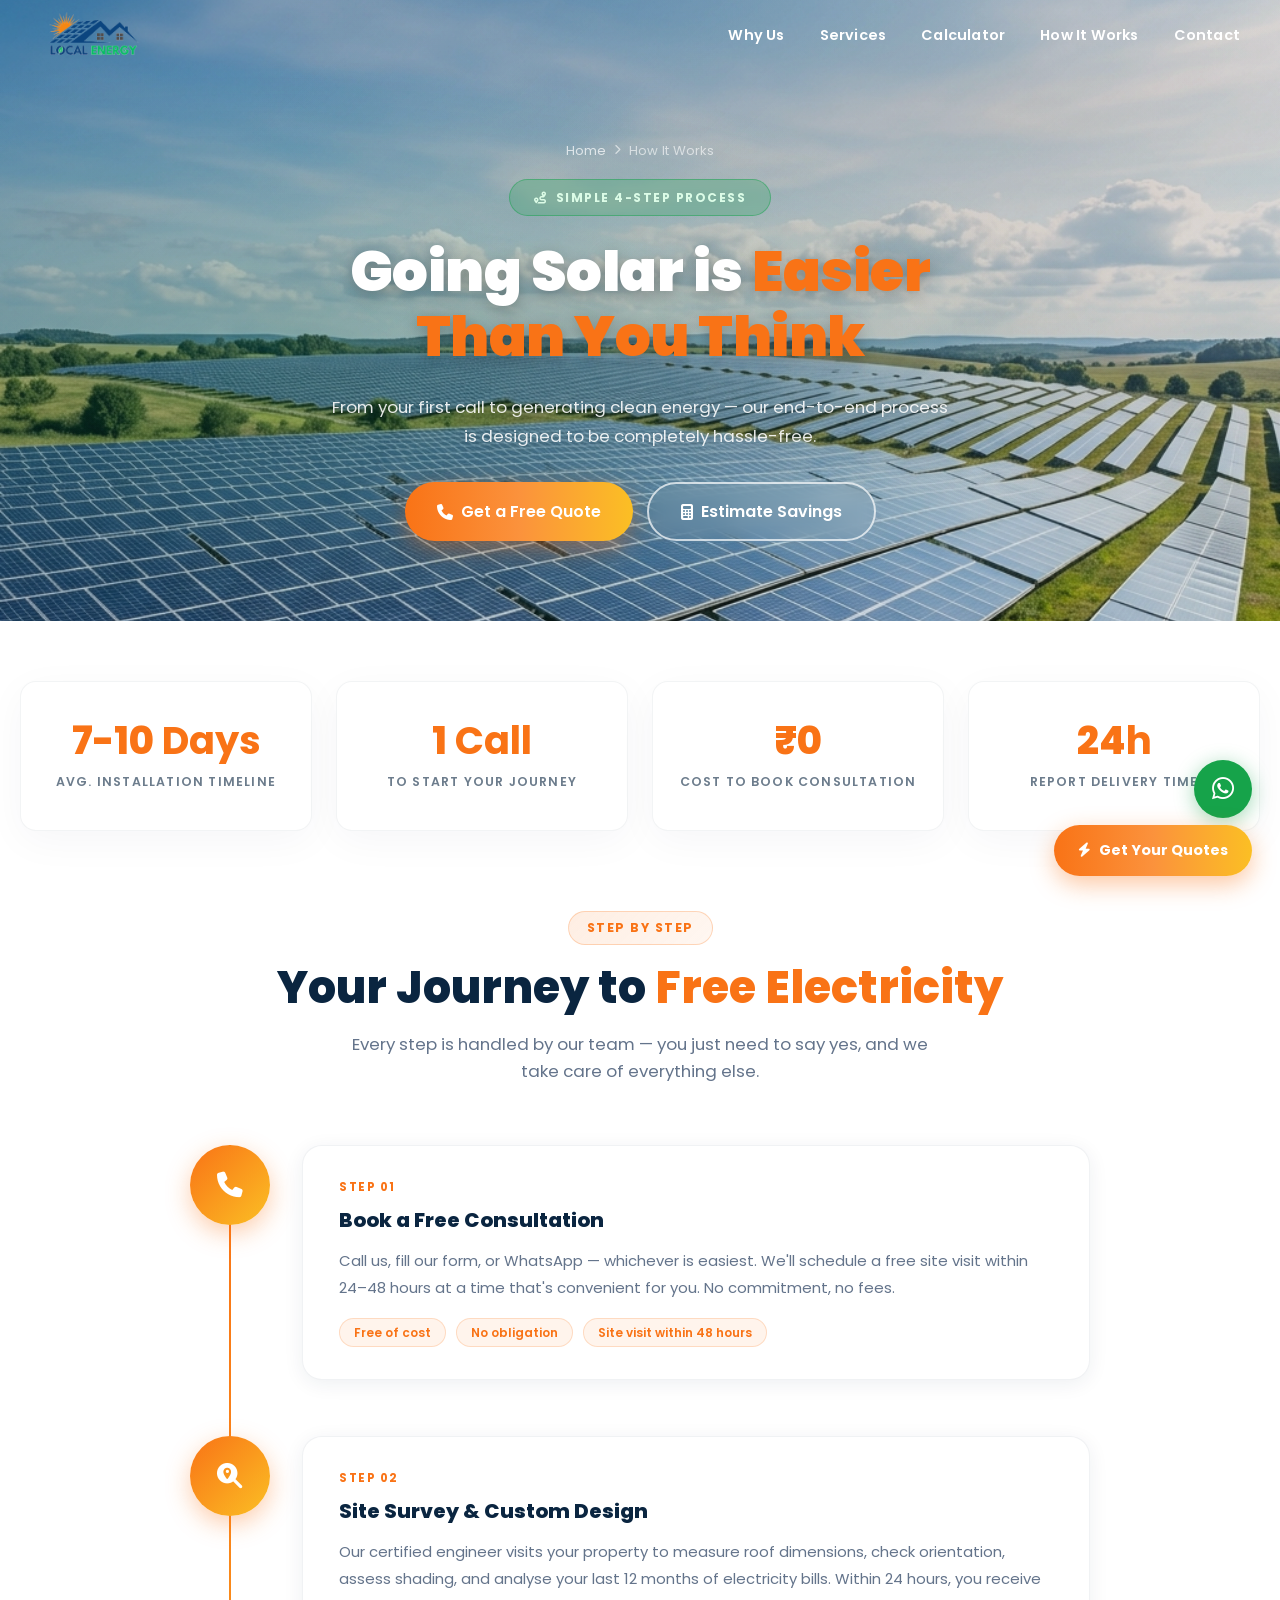
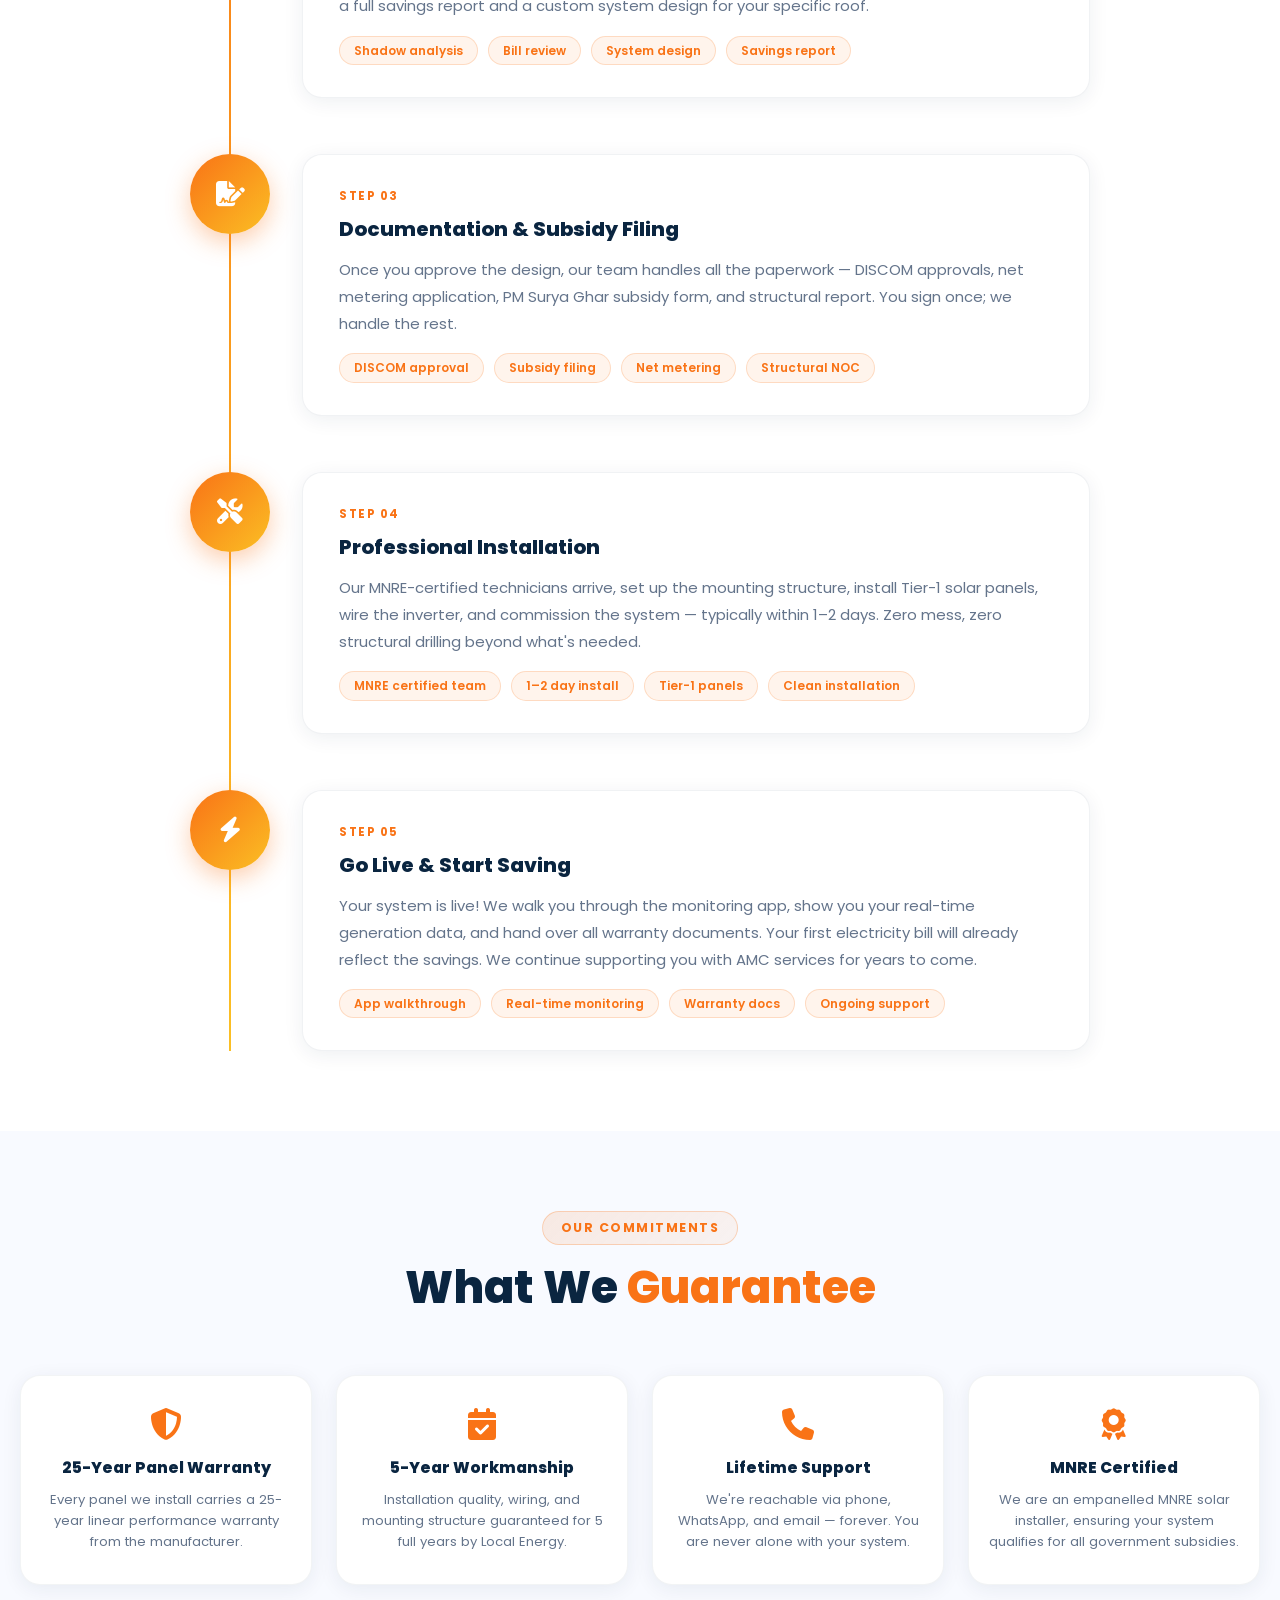
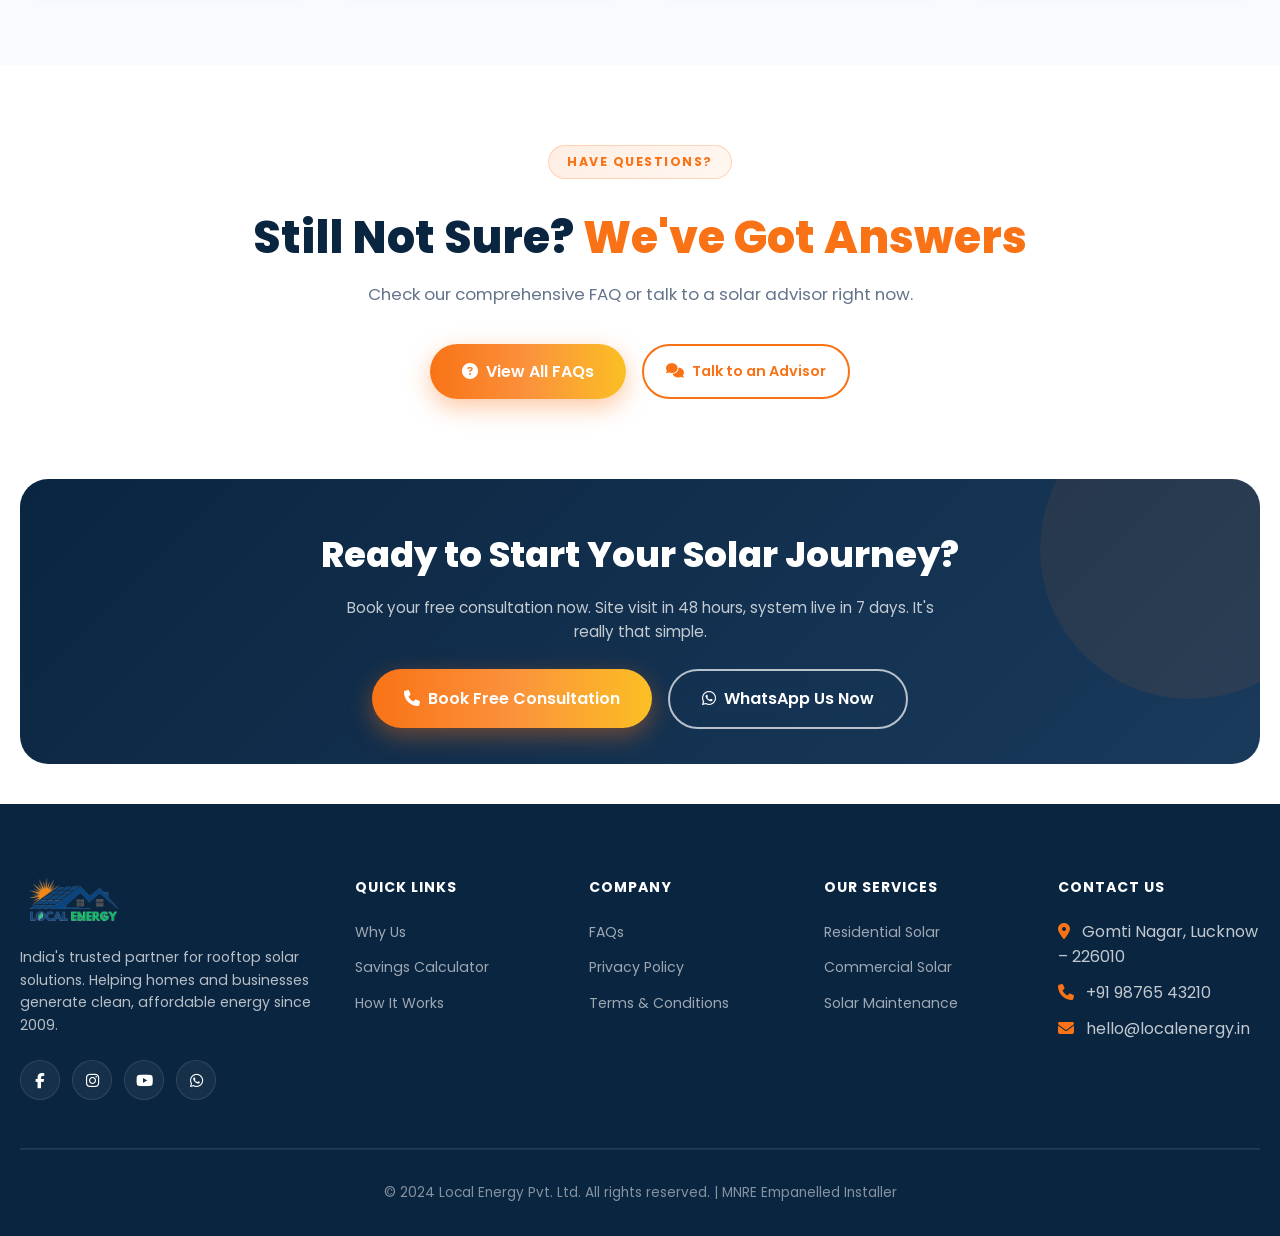
<file: pages/how-it-works.html>
<!DOCTYPE html>
<html lang="en">
<head>
  <meta charset="UTF-8" />
  <meta name="viewport" content="width=device-width, initial-scale=1.0" />
  <title>How Solar Installation Works — Local Energy</title>
  <meta name="description" content="From booking a free consultation to watching your electricity bill drop — here's exactly how Local Energy's solar installation process works, step by step." />
  <link rel="preconnect" href="https://fonts.googleapis.com" />
  <link rel="preconnect" href="https://fonts.gstatic.com" crossorigin />
  <link href="https://fonts.googleapis.com/css2?family=Poppins:wght@300;400;500;600;700;800;900&family=Montserrat:wght@400;600;700;800&display=swap" rel="stylesheet" />
  <link rel="stylesheet" href="https://cdnjs.cloudflare.com/ajax/libs/font-awesome/6.5.0/css/all.min.css" />
  <link rel="stylesheet" href="../style.css" />
  <link rel="stylesheet" href="inner.css" />
  <style>
    .timeline {
      display: flex;
      flex-direction: column;
      gap: 0;
      max-width: 900px;
      margin: 0 auto;
      position: relative;
    }
    .timeline::before {
      content: '';
      position: absolute;
      left: 39px;
      top: 0; bottom: 0;
      width: 2px;
      background: linear-gradient(180deg, #F97316 0%, #FBBF24 100%);
    }
    .tl-item {
      display: flex;
      gap: 32px;
      align-items: flex-start;
      padding-bottom: 56px;
      position: relative;
    }
    .tl-item:last-child { padding-bottom: 0; }
    .tl-dot {
      width: 80px; height: 80px; flex-shrink: 0;
      background: linear-gradient(135deg, #F97316, #FBBF24);
      border-radius: 50%;
      display: flex; align-items: center; justify-content: center;
      font-size: 1.6rem; color: white;
      box-shadow: 0 8px 25px rgba(249,115,22,0.35);
      position: relative; z-index: 1;
    }
    .tl-content {
      background: white;
      border-radius: 20px;
      padding: 32px 36px;
      flex: 1;
      box-shadow: 0 4px 20px rgba(10,37,64,0.07);
      border: 1px solid rgba(10,37,64,0.06);
      transition: all 0.3s;
    }
    .tl-content:hover { transform: translateX(6px); box-shadow: 0 12px 35px rgba(10,37,64,0.1); }
    .tl-step {
      font-size: 0.72rem; font-weight: 700; letter-spacing: 1.5px;
      text-transform: uppercase; color: #F97316; margin-bottom: 8px;
    }
    .tl-content h3 {
      font-family: 'Poppins', sans-serif;
      font-size: 1.25rem; font-weight: 800; color: #0A2540; margin-bottom: 12px;
    }
    .tl-content p { color: #64748B; line-height: 1.8; font-size: 0.93rem; margin-bottom: 16px; }
    .tl-detail {
      display: flex; flex-wrap: wrap; gap: 10px;
    }
    .tl-tag {
      background: rgba(249,115,22,0.08);
      color: #F97316;
      border: 1px solid rgba(249,115,22,0.2);
      padding: 4px 14px;
      border-radius: 999px;
      font-size: 0.75rem; font-weight: 600;
    }
    .guarantee-grid {
      display: grid;
      grid-template-columns: repeat(4,1fr);
      gap: 24px;
    }
    .guarantee-card {
      background: white;
      border-radius: 20px;
      padding: 32px 20px;
      text-align: center;
      box-shadow: 0 4px 20px rgba(10,37,64,0.07);
      border: 1px solid rgba(10,37,64,0.05);
      transition: all 0.3s;
    }
    .guarantee-card:hover { transform: translateY(-6px); box-shadow: 0 16px 40px rgba(10,37,64,0.1); }
    .guarantee-card i { font-size: 2rem; color: #F97316; margin-bottom: 16px; }
    .guarantee-card h4 {
      font-family: 'Poppins', sans-serif;
      font-size: 0.97rem; font-weight: 800; color: #0A2540; margin-bottom: 8px;
    }
    .guarantee-card p { font-size: 0.82rem; color: #64748B; line-height: 1.6; }
    @media (max-width: 900px) {
      .guarantee-grid { grid-template-columns: 1fr 1fr; }
      .timeline::before { left: 29px; }
      .tl-dot { width: 60px; height: 60px; font-size: 1.2rem; }
    }
    @media (max-width: 600px) {
      .guarantee-grid { grid-template-columns: 1fr 1fr; }
      .tl-content { padding: 22px 20px; }
    }
  </style>
</head>
<body>

    <nav class="navbar" id="navbar">
    <div class="nav-container">
      <a href="../index.html" class="nav-logo">
        <img src="../assets/logo.png" alt="Local Energy" class="main-logo" />
      </a>
      <ul class="nav-links" id="navLinks">
        <li><a href="why-us.html">Why Us</a></li>
        <li><a href="services.html">Services</a></li>
        <li><a href="calculator.html">Calculator</a></li>
        <li><a href="how-it-works.html">How It Works</a></li>
        <li><a href="contact.html">Contact</a></li>
      </ul>
      <button class="hamburger" id="hamburger" aria-label="Toggle menu">
        <span></span><span></span><span></span>
      </button>
    </div>
  </nav>

      <section class="inner-hero">
    <div class="container inner-hero-content">
      <div class="breadcrumb">
        <a href="../index.html">Home</a><i class="fas fa-chevron-right"></i><span>How It Works</span>
      </div>
      <div class="inner-hero-badge"><i class="fas fa-route"></i> Simple 4-Step Process</div>
      <h1>Going Solar is <span class="accent-text">Easier Than You Think</span></h1>
      <p>From your first call to generating clean energy — our end-to-end process is designed to be completely hassle-free.</p>
      <div class="hero-btns">
        <a href="contact.html" class="btn btn-primary btn-lg"><i class="fas fa-phone"></i> Get a Free Quote</a>
        <a href="calculator.html" class="btn btn-outline btn-lg"><i class="fas fa-calculator"></i> Estimate Savings</a>
      </div>
    </div>
  </section>

  <!-- OVERVIEW STATS -->
  <section class="section" style="padding:60px 0 0; background: #FFFFFF;">
    <div class="container">
      <div class="inner-stats-row">
        <div class="inner-stat-card reveal">
          <div class="num">7-10<span class="plus"> Days</span></div>
          <div class="lbl">Avg. Installation Timeline</div>
        </div>
        <div class="inner-stat-card reveal">
          <div class="num">1<span class="plus"> Call</span></div>
          <div class="lbl">To Start Your Journey</div>
        </div>
        <div class="inner-stat-card reveal">
          <div class="num">₹0</div>
          <div class="lbl">Cost to Book Consultation</div>
        </div>
        <div class="inner-stat-card reveal">
          <div class="num">24<span class="plus">h</span></div>
          <div class="lbl">Report Delivery Time</div>
        </div>
      </div>
    </div>
  </section>

  <!-- TIMELINE -->
  <section class="section">
    <div class="container">
      <div class="section-header">
        <span class="section-tag">Step by Step</span>
        <h2 class="section-title">Your Journey to <span class="accent-text">Free Electricity</span></h2>
        <p class="section-subtitle">Every step is handled by our team — you just need to say yes, and we take care of everything else.</p>
      </div>
      <div class="timeline">
        <div class="tl-item reveal">
          <div class="tl-dot"><i class="fas fa-phone"></i></div>
          <div class="tl-content">
            <div class="tl-step">Step 01</div>
            <h3>Book a Free Consultation</h3>
            <p>Call us, fill our form, or WhatsApp — whichever is easiest. We'll schedule a free site visit within 24–48 hours at a time that's convenient for you. No commitment, no fees.</p>
            <div class="tl-detail">
              <span class="tl-tag">Free of cost</span>
              <span class="tl-tag">No obligation</span>
              <span class="tl-tag">Site visit within 48 hours</span>
            </div>
          </div>
        </div>

        <div class="tl-item reveal">
          <div class="tl-dot"><i class="fas fa-search-location"></i></div>
          <div class="tl-content">
            <div class="tl-step">Step 02</div>
            <h3>Site Survey & Custom Design</h3>
            <p>Our certified engineer visits your property to measure roof dimensions, check orientation, assess shading, and analyse your last 12 months of electricity bills. Within 24 hours, you receive a full savings report and a custom system design for your specific roof.</p>
            <div class="tl-detail">
              <span class="tl-tag">Shadow analysis</span>
              <span class="tl-tag">Bill review</span>
              <span class="tl-tag">System design</span>
              <span class="tl-tag">Savings report</span>
            </div>
          </div>
        </div>

        <div class="tl-item reveal">
          <div class="tl-dot"><i class="fas fa-file-signature"></i></div>
          <div class="tl-content">
            <div class="tl-step">Step 03</div>
            <h3>Documentation & Subsidy Filing</h3>
            <p>Once you approve the design, our team handles all the paperwork — DISCOM approvals, net metering application, PM Surya Ghar subsidy form, and structural report. You sign once; we handle the rest.</p>
            <div class="tl-detail">
              <span class="tl-tag">DISCOM approval</span>
              <span class="tl-tag">Subsidy filing</span>
              <span class="tl-tag">Net metering</span>
              <span class="tl-tag">Structural NOC</span>
            </div>
          </div>
        </div>

        <div class="tl-item reveal">
          <div class="tl-dot"><i class="fas fa-tools"></i></div>
          <div class="tl-content">
            <div class="tl-step">Step 04</div>
            <h3>Professional Installation</h3>
            <p>Our MNRE-certified technicians arrive, set up the mounting structure, install Tier-1 solar panels, wire the inverter, and commission the system — typically within 1–2 days. Zero mess, zero structural drilling beyond what's needed.</p>
            <div class="tl-detail">
              <span class="tl-tag">MNRE certified team</span>
              <span class="tl-tag">1–2 day install</span>
              <span class="tl-tag">Tier-1 panels</span>
              <span class="tl-tag">Clean installation</span>
            </div>
          </div>
        </div>

        <div class="tl-item reveal">
          <div class="tl-dot"><i class="fas fa-bolt"></i></div>
          <div class="tl-content">
            <div class="tl-step">Step 05</div>
            <h3>Go Live & Start Saving</h3>
            <p>Your system is live! We walk you through the monitoring app, show you your real-time generation data, and hand over all warranty documents. Your first electricity bill will already reflect the savings. We continue supporting you with AMC services for years to come.</p>
            <div class="tl-detail">
              <span class="tl-tag">App walkthrough</span>
              <span class="tl-tag">Real-time monitoring</span>
              <span class="tl-tag">Warranty docs</span>
              <span class="tl-tag">Ongoing support</span>
            </div>
          </div>
        </div>
      </div>
    </div>
  </section>

  <!-- GUARANTEES -->
  <section class="section" style="background:#F8FAFF;padding-top:80px;padding-bottom:80px;">
    <div class="container">
      <div class="section-header">
        <span class="section-tag">Our Commitments</span>
        <h2 class="section-title">What We <span class="accent-text">Guarantee</span></h2>
      </div>
      <div class="guarantee-grid">
        <div class="guarantee-card reveal">
          <i class="fas fa-shield-alt"></i>
          <h4>25-Year Panel Warranty</h4>
          <p>Every panel we install carries a 25-year linear performance warranty from the manufacturer.</p>
        </div>
        <div class="guarantee-card reveal">
          <i class="fas fa-calendar-check"></i>
          <h4>5-Year Workmanship</h4>
          <p>Installation quality, wiring, and mounting structure guaranteed for 5 full years by Local Energy.</p>
        </div>
        <div class="guarantee-card reveal">
          <i class="fas fa-phone"></i>
          <h4>Lifetime Support</h4>
          <p>We're reachable via phone, WhatsApp, and email — forever. You are never alone with your system.</p>
        </div>
        <div class="guarantee-card reveal">
          <i class="fas fa-award"></i>
          <h4>MNRE Certified</h4>
          <p>We are an empanelled MNRE solar installer, ensuring your system qualifies for all government subsidies.</p>
        </div>
      </div>
    </div>
  </section>

  <!-- FAQ TEASER -->
  <section class="section" style="padding-top:80px;padding-bottom:80px;">
    <div class="container" style="text-align:center;">
      <span class="section-tag">Have Questions?</span>
      <h2 class="section-title" style="margin:16px auto;">Still Not Sure? <span class="accent-text">We've Got Answers</span></h2>
      <p class="section-subtitle" style="margin:0 auto 36px;">Check our comprehensive FAQ or talk to a solar advisor right now.</p>
      <div class="hero-btns" style="justify-content:center;">
        <a href="faq.html" class="btn btn-primary btn-lg"><i class="fas fa-question-circle"></i> View All FAQs</a>
        <a href="contact.html" class="btn btn-ghost btn-lg"><i class="fas fa-comments"></i> Talk to an Advisor</a>
      </div>
    </div>
  </section>

  <!-- CTA -->
  <section class="section" style="padding-top:0;padding-bottom:40px;">
    <div class="container">
      <div class="cta-banner reveal">
        <h2>Ready to Start Your Solar Journey?</h2>
        <p>Book your free consultation now. Site visit in 48 hours, system live in 7 days. It's really that simple.</p>
        <div class="hero-btns">
          <a href="contact.html" class="btn btn-primary btn-lg"><i class="fas fa-phone"></i> Book Free Consultation</a>
          <a href="https://wa.me/919876543210" class="btn btn-outline btn-lg" target="_blank"><i class="fab fa-whatsapp"></i> WhatsApp Us Now</a>
        </div>
      </div>
    </div>
  </section>

  <!-- FOOTER -->
          <footer class="footer">
    <div class="container">
      <div class="footer-grid">
        <div class="footer-brand">
          <a href="../index.html" class="nav-logo footer-logo">
            <img src="../assets/logo.png" alt="Local Energy" class="main-logo" />
          </a>
          <p>India's trusted partner for rooftop solar solutions. Helping homes and businesses generate clean, affordable energy since 2009.</p>
          <div class="footer-social">
            <a href="#" aria-label="Facebook"><i class="fab fa-facebook-f"></i></a>
            <a href="#" aria-label="Instagram"><i class="fab fa-instagram"></i></a>
            <a href="#" aria-label="YouTube"><i class="fab fa-youtube"></i></a>
            <a href="https://wa.me/919876543210" aria-label="WhatsApp"><i class="fab fa-whatsapp"></i></a>
          </div>
        </div>

        <div class="footer-links-col">
          <h4>Quick Links</h4>
          <ul>
            <li><a href="why-us.html">Why Us</a></li>
            <li><a href="calculator.html">Savings Calculator</a></li>
            <li><a href="how-it-works.html">How It Works</a></li>
          </ul>
        </div>

        <div class="footer-links-col">
          <h4>Company</h4>
          <ul>
            <li><a href="faq.html">FAQs</a></li>
            <li><a href="javascript:void(0)" id="linkPrivacy">Privacy Policy</a></li>
            <li><a href="javascript:void(0)" id="linkTerms">Terms & Conditions</a></li>
          </ul>
        </div>

        <div class="footer-links-col">
          <h4>Our Services</h4>
          <ul>
            <li><a href="services.html">Residential Solar</a></li>
            <li><a href="services.html">Commercial Solar</a></li>
            <li><a href="services.html">Solar Maintenance</a></li>
          </ul>
        </div>

        <div class="footer-links-col">
          <h4>Contact Us</h4>
          <ul>
            <li><i class="fas fa-map-marker-alt" style="color:#F97316;margin-right:8px;"></i> Gomti Nagar, Lucknow – 226010</li>
            <li><i class="fas fa-phone" style="color:#F97316;margin-right:8px;"></i> +91 98765 43210</li>
            <li><i class="fas fa-envelope" style="color:#F97316;margin-right:8px;"></i> hello@localenergy.in</li>
          </ul>
        </div>

      </div>
      <div class="footer-bottom">
        <div class="footer-copyright">
          <p>© 2024 Local Energy Pvt. Ltd. All rights reserved. | MNRE Empanelled Installer</p>
        </div>
      </div>
    </div>
  </footer>

  <a href="https://wa.me/919876543210" class="whatsapp-btn" target="_blank" rel="noopener"><i class="fab fa-whatsapp"></i><span class="wa-tooltip">Chat with us!</span></a>
  <a href="contact.html" class="sticky-quote-btn" id="stickyQuote"><i class="fas fa-bolt"></i> Get Your Quotes</a>

  <script>
    const navbar = document.getElementById('navbar');
    const stickyQuote = document.getElementById('stickyQuote');
    window.addEventListener('scroll', () => {
      navbar.classList.toggle('scrolled', window.scrollY > 50);
    });
    document.getElementById('hamburger')?.addEventListener('click', () => {
      document.getElementById('hamburger').classList.toggle('active');
      document.getElementById('navLinks').classList.toggle('open');
    });
    const obs = new IntersectionObserver(e => e.forEach(el => el.isIntersecting && el.target.classList.add('visible')), {threshold:0.1});
    document.querySelectorAll('.reveal').forEach(el => obs.observe(el));
  </script>

  <!-- ═══════════════════════════ MODALS ═══════════════════════════ -->
  <div class="legal-modal-overlay" id="modalOverlay">
    <div class="legal-modal" id="modalPrivacy">
      <button class="modal-close" aria-label="Close modal">&times;</button>
      <div class="modal-header">
        <h2>Privacy Policy</h2>
        <p>Effective Date: April 2026</p>
      </div>
      <div class="modal-body">
        <h3>1. Information We Collect</h3>
        <p>We collect information you provide directly to us, such as when you request a consultation, fill out a form, or communicate with us.</p>
        <h3>2. How We Use Your Information</h3>
        <p>We use the information we collect to evaluate your property's solar potential and provide accurate estimates.</p>
        <h3>3. Data Sharing and Security</h3>
        <p>Your data is securely stored and never sold to third parties.</p>
      </div>
    </div>
    <div class="legal-modal" id="modalTerms">
      <button class="modal-close" aria-label="Close modal">&times;</button>
      <div class="modal-header">
        <h2>Terms &amp; Conditions</h2>
        <p>Effective Date: April 2026</p>
      </div>
      <div class="modal-body">
        <h3>1. Acceptance of Terms</h3>
        <p>By using our website, you agree to these terms.</p>
        <h3>2. Service Description</h3>
        <p>Local Energy provides solar panel installation and consultation services.</p>
      </div>
    </div>
  </div>

</body>
</html>
</file>
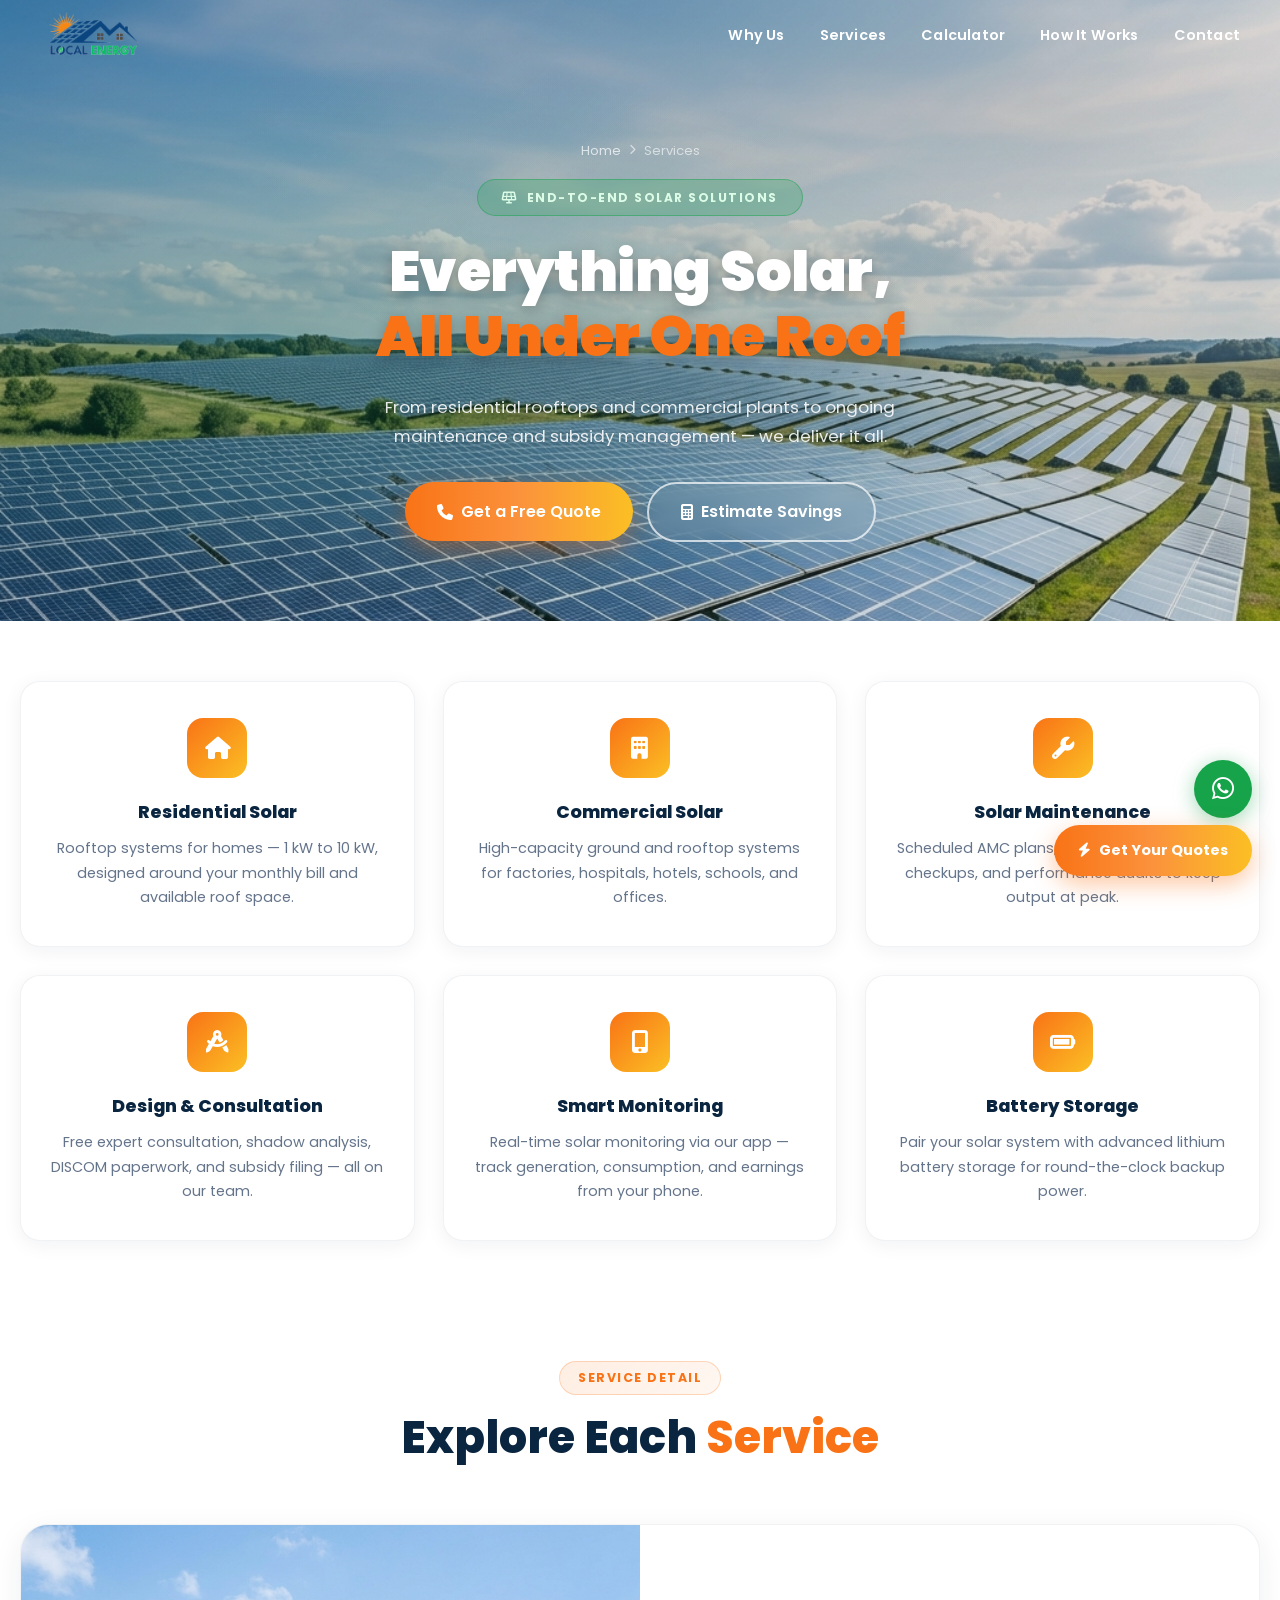
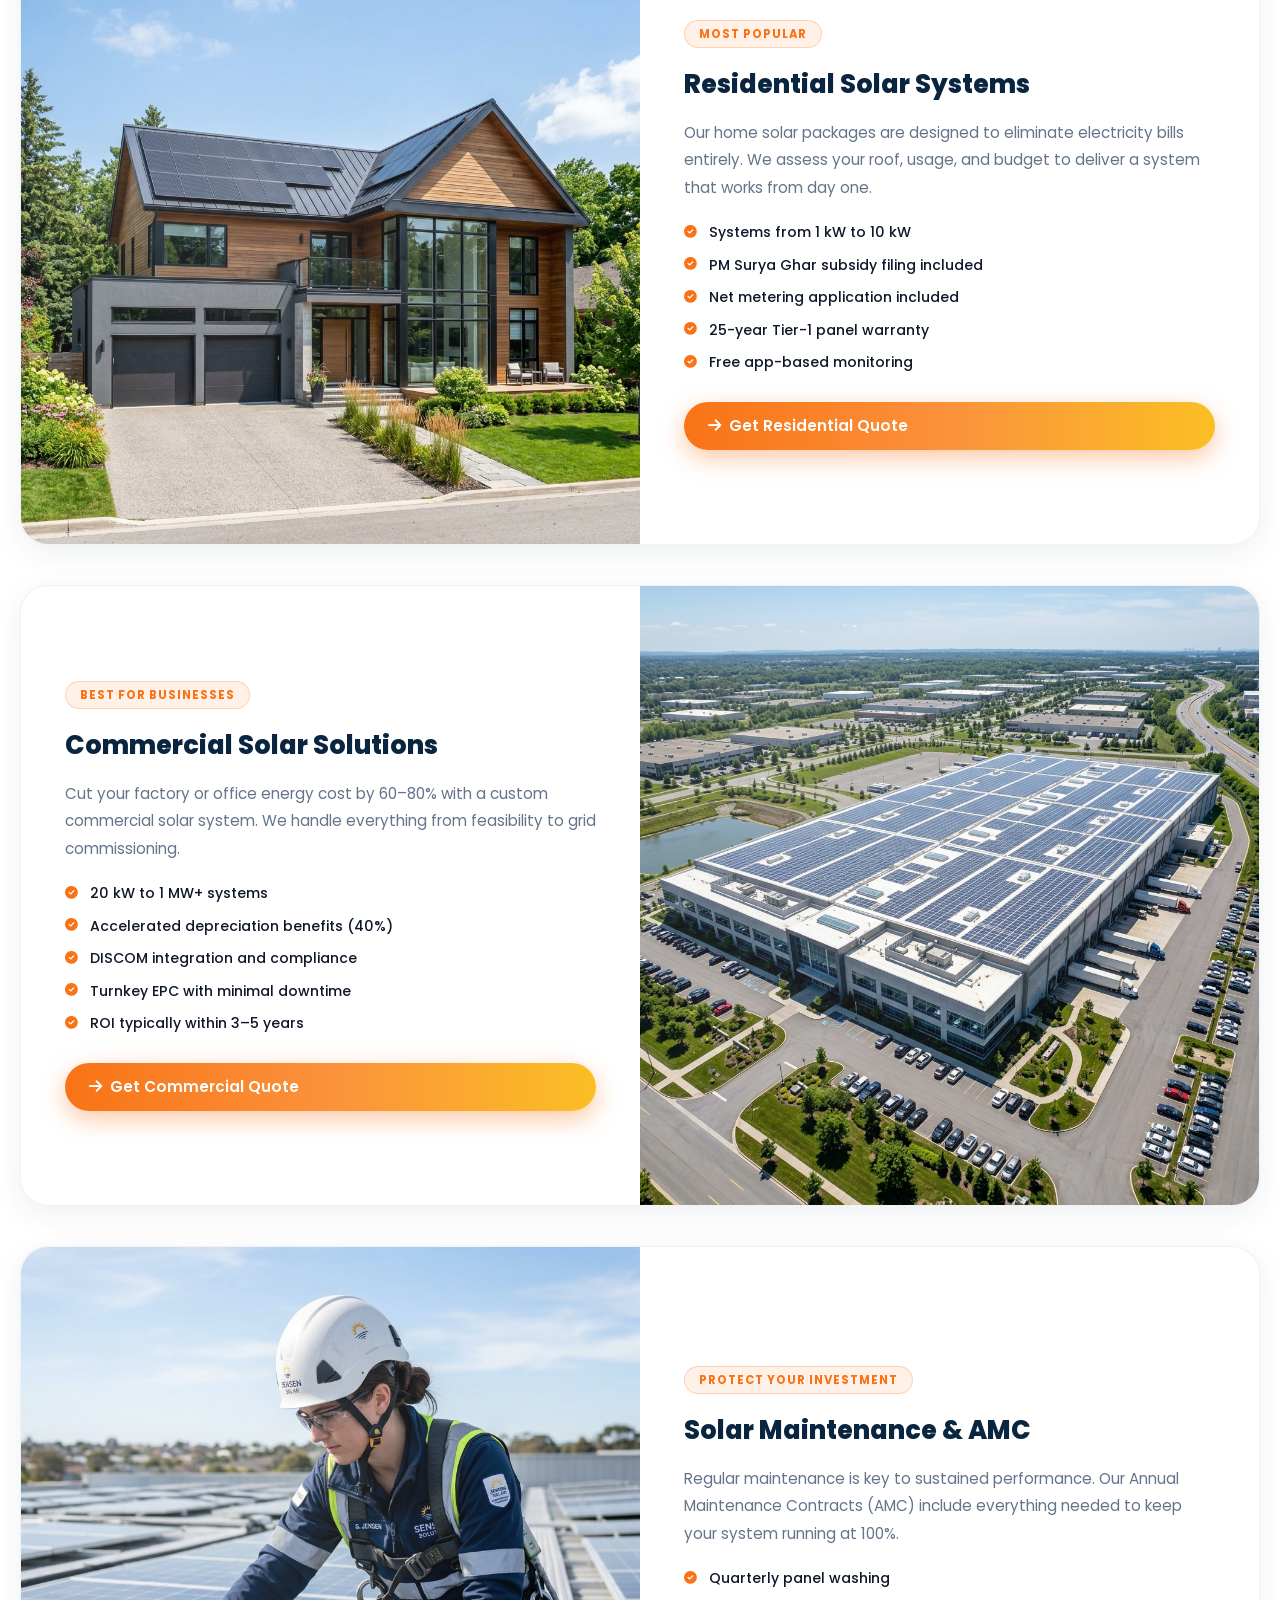
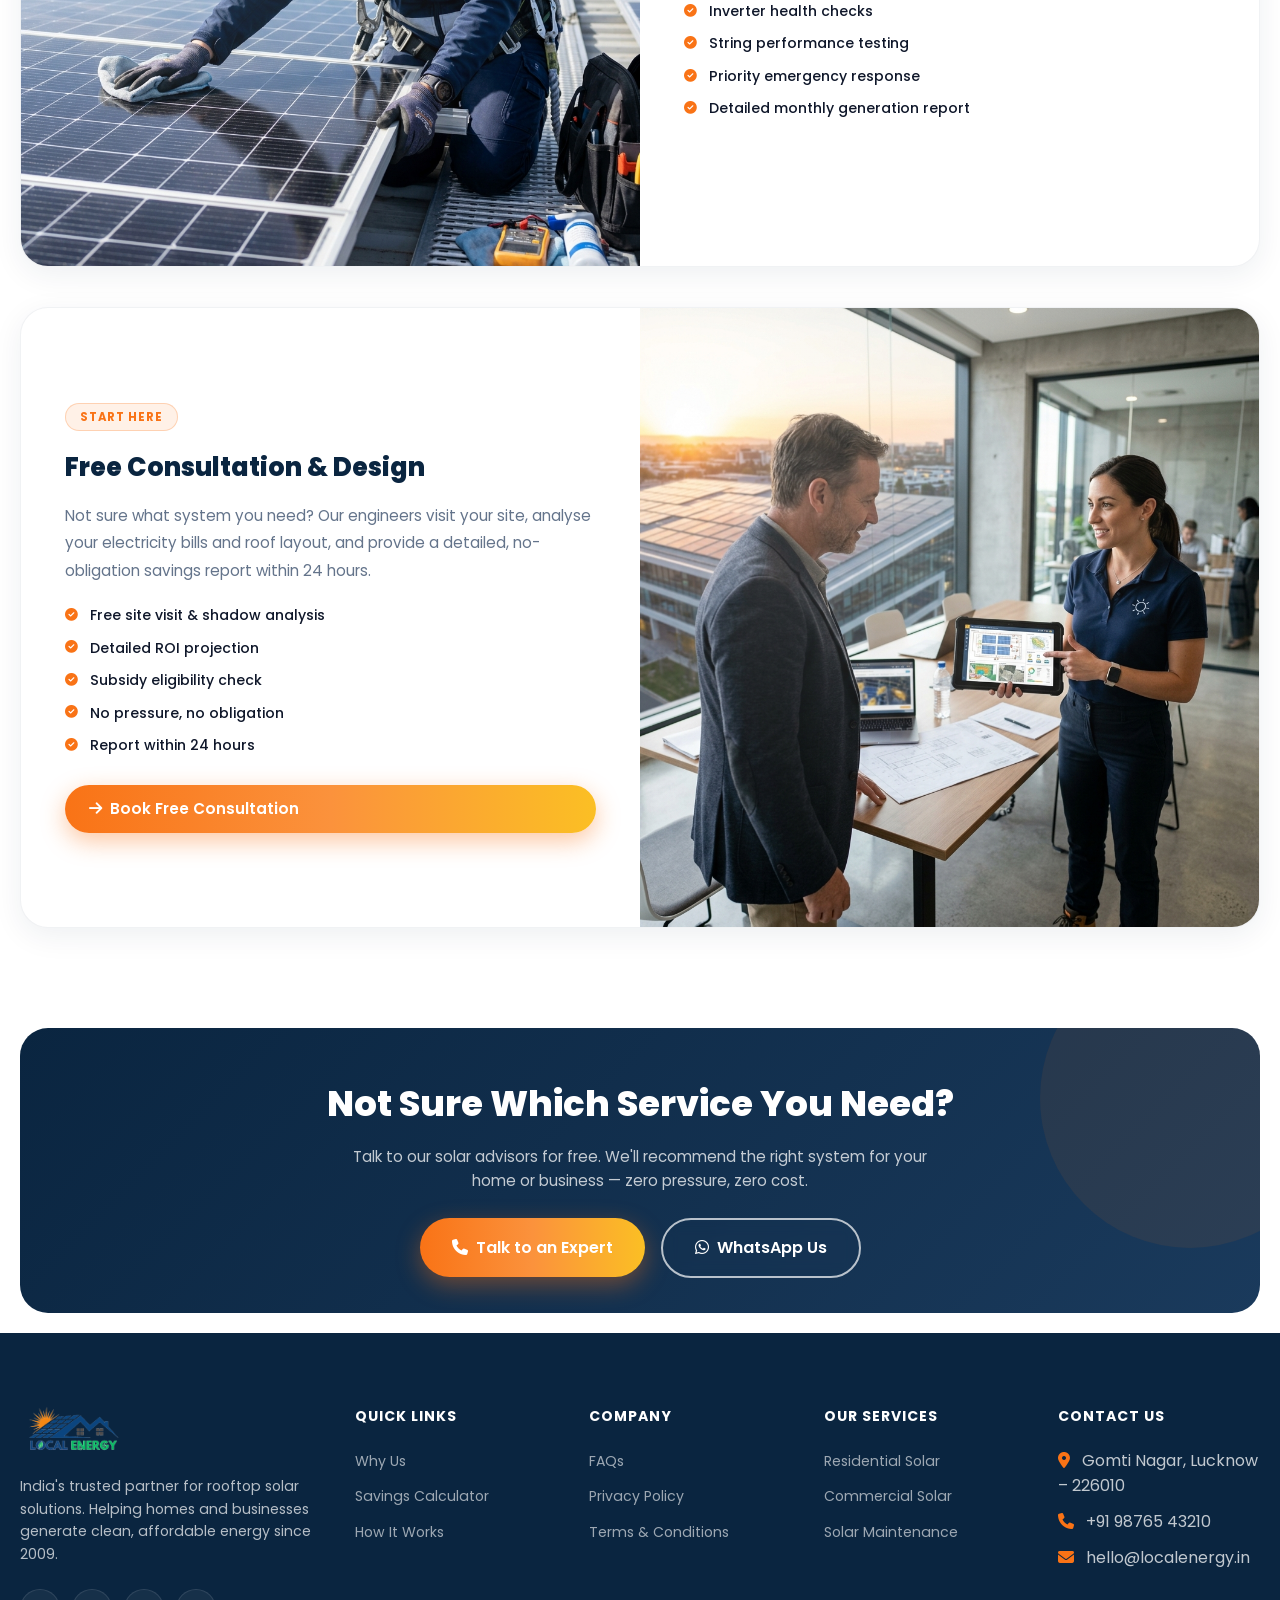
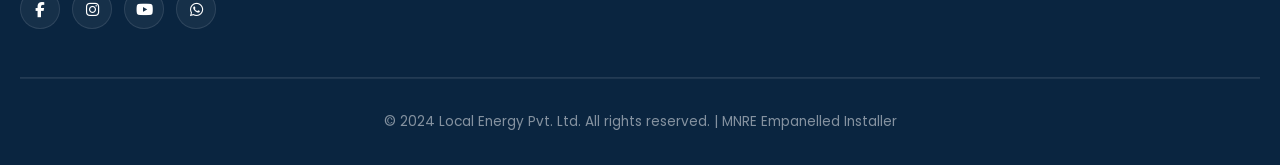
<file: pages/services.html>
<!DOCTYPE html>
<html lang="en">
<head>
  <meta charset="UTF-8" />
  <meta name="viewport" content="width=device-width, initial-scale=1.0" />
  <title>Solar Services — Local Energy</title>
  <meta name="description" content="Explore Local Energy's full range of solar services — residential, commercial, maintenance, and consultation for homes and businesses across India." />
  <link rel="preconnect" href="https://fonts.googleapis.com" />
  <link rel="preconnect" href="https://fonts.gstatic.com" crossorigin />
  <link href="https://fonts.googleapis.com/css2?family=Poppins:wght@300;400;500;600;700;800;900&family=Montserrat:wght@400;600;700;800&display=swap" rel="stylesheet" />
  <link rel="stylesheet" href="https://cdnjs.cloudflare.com/ajax/libs/font-awesome/6.5.0/css/all.min.css" />
  <link rel="stylesheet" href="../style.css" />
  <link rel="stylesheet" href="inner.css" />
  <style>
    .service-detail-card {
      background: white;
      border-radius: 28px;
      overflow: hidden;
      box-shadow: 0 8px 30px rgba(10,37,64,0.07);
      border: 1px solid rgba(10,37,64,0.06);
      display: grid;
      grid-template-columns: 1fr 1fr;
      gap: 0;
      transition: all 0.3s;
    }
    .service-detail-card:hover { box-shadow: 0 20px 50px rgba(10,37,64,0.12); }
    .service-detail-card.reverse { direction: rtl; }
    .service-detail-card.reverse > * { direction: ltr; }
    .sdc-visual {
      height: 100%;
      min-height: 320px;
      position: relative;
      overflow: hidden;
    }
    .sdc-visual img {
      width: 100%;
      height: 100%;
      object-fit: cover;
      display: block;
    }
    /* Subtle inner shine overlay */
    .sdc-visual::before {
      content: '';
      position: absolute;
      inset: 0;
      background: radial-gradient(circle at 30% 30%, rgba(255,255,255,0.18) 0%, transparent 65%);
      pointer-events: none;
    }
    /* Icon soft drop-shadow for crisp white visibility */
    .sdc-visual i {
      position: relative; z-index: 1;
      filter: drop-shadow(0 4px 12px rgba(0,0,0,0.18));
    }
    /* All color modifier classes → orange (keeps HTML classes but overrides colors) */
    .sdc-visual.orange,
    .sdc-visual.green,
    .sdc-visual.blue {
      background: linear-gradient(135deg, #F97316 0%, #EA6A0A 60%, #D4590A 100%);
    }
    .sdc-body { padding: 48px 44px; display: flex; flex-direction: column; justify-content: center; }
    .sdc-tag {
      display: inline-block;
      background: rgba(249,115,22,0.1); color: #F97316;
      border: 1px solid rgba(249,115,22,0.25);
      padding: 4px 14px; border-radius: 999px;
      font-size: 0.72rem; font-weight: 700; letter-spacing: 1px;
      text-transform: uppercase; margin-bottom: 16px; width: fit-content;
    }
    .sdc-body h2 {
      font-family: 'Poppins', sans-serif;
      font-size: 1.6rem; font-weight: 800; color: #0A2540;
      margin-bottom: 14px;
    }
    .sdc-body p { color: #64748B; line-height: 1.8; margin-bottom: 20px; font-size: 0.95rem; }
    .sdc-checklist { display: flex; flex-direction: column; gap: 10px; margin-bottom: 28px; }
    .sdc-checklist li {
      display: flex; align-items: center; gap: 12px;
      font-size: 0.88rem; color: #0F172A; font-weight: 500;
    }
    .sdc-checklist li i { color: #F97316; font-size: 0.8rem; flex-shrink: 0; }
    @media (max-width: 900px) {
      .service-detail-card { grid-template-columns: 1fr; direction: ltr; }
      .service-detail-card.reverse { direction: ltr; }
      .sdc-visual { height: 220px; }
      .sdc-body { padding: 32px 28px; }
    }
  </style>
</head>
<body>

  <!-- NAVBAR -->
    <nav class="navbar" id="navbar">
    <div class="nav-container">
      <a href="../index.html" class="nav-logo">
        <img src="../assets/logo.png" alt="Local Energy" class="main-logo" />
      </a>
      <ul class="nav-links" id="navLinks">
        <li><a href="why-us.html">Why Us</a></li>
        <li><a href="services.html">Services</a></li>
        <li><a href="calculator.html">Calculator</a></li>
        <li><a href="how-it-works.html">How It Works</a></li>
        <li><a href="contact.html">Contact</a></li>
      </ul>
      <button class="hamburger" id="hamburger" aria-label="Toggle menu">
        <span></span><span></span><span></span>
      </button>
    </div>
  </nav>

  <!-- HERO -->
      <section class="inner-hero">
    <div class="container inner-hero-content">
      <div class="breadcrumb">
        <a href="../index.html">Home</a><i class="fas fa-chevron-right"></i><span>Services</span>
      </div>
      <div class="inner-hero-badge"><i class="fas fa-solar-panel"></i> End-to-End Solar Solutions</div>
      <h1>Everything Solar, <br /><span class="accent-text">All Under One Roof</span></h1>
      <p>From residential rooftops and commercial plants to ongoing maintenance and subsidy management — we deliver it all.</p>
      <div class="hero-btns">
        <a href="contact.html" class="btn btn-primary btn-lg"><i class="fas fa-phone"></i> Get a Free Quote</a>
        <a href="calculator.html" class="btn btn-outline btn-lg"><i class="fas fa-calculator"></i> Estimate Savings</a>
      </div>
    </div>
  </section>

  <!-- SERVICES OVERVIEW CARDS -->
  <section class="section" style="padding-top:60px;padding-bottom:40px;">
    <div class="container">
      <div class="feature-grid">
        <div class="feature-card reveal" style="text-align:center;">
          <div class="feature-icon" style="margin:0 auto 20px;"><i class="fas fa-home"></i></div>
          <h3>Residential Solar</h3>
          <p>Rooftop systems for homes — 1 kW to 10 kW, designed around your monthly bill and available roof space.</p>
        </div>
        <div class="feature-card reveal" style="text-align:center;">
          <div class="feature-icon" style="margin:0 auto 20px;"><i class="fas fa-building"></i></div>
          <h3>Commercial Solar</h3>
          <p>High-capacity ground and rooftop systems for factories, hospitals, hotels, schools, and offices.</p>
        </div>
        <div class="feature-card reveal" style="text-align:center;">
          <div class="feature-icon" style="margin:0 auto 20px;"><i class="fas fa-wrench"></i></div>
          <h3>Solar Maintenance</h3>
          <p>Scheduled AMC plans, panel cleaning, inverter checkups, and performance audits to keep output at peak.</p>
        </div>
        <div class="feature-card reveal" style="text-align:center;">
          <div class="feature-icon" style="margin:0 auto 20px;"><i class="fas fa-drafting-compass"></i></div>
          <h3>Design & Consultation</h3>
          <p>Free expert consultation, shadow analysis, DISCOM paperwork, and subsidy filing — all on our team.</p>
        </div>
        <div class="feature-card reveal" style="text-align:center;">
          <div class="feature-icon" style="margin:0 auto 20px;"><i class="fas fa-mobile-alt"></i></div>
          <h3>Smart Monitoring</h3>
          <p>Real-time solar monitoring via our app — track generation, consumption, and earnings from your phone.</p>
        </div>
        <div class="feature-card reveal" style="text-align:center;">
          <div class="feature-icon" style="margin:0 auto 20px;"><i class="fas fa-battery-full"></i></div>
          <h3>Battery Storage</h3>
          <p>Pair your solar system with advanced lithium battery storage for round-the-clock backup power.</p>
        </div>
      </div>
    </div>
  </section>

  <!-- RESIDENTIAL -->
  <section class="section" style="padding-top:80px;padding-bottom:40px;">
    <div class="container">
      <div class="section-header">
        <span class="section-tag">Service Detail</span>
        <h2 class="section-title">Explore Each <span class="accent-text">Service</span></h2>
      </div>
      <div style="display:flex;flex-direction:column;gap:40px;">
        <div class="service-detail-card reveal">
          <div class="sdc-visual"><img src="../assets/residential_solar.png" alt="Residential Solar Installation" /></div>
          <div class="sdc-body">
            <span class="sdc-tag">Most Popular</span>
            <h2>Residential Solar Systems</h2>
            <p>Our home solar packages are designed to eliminate electricity bills entirely. We assess your roof, usage, and budget to deliver a system that works from day one.</p>
            <ul class="sdc-checklist">
              <li><i class="fas fa-check-circle"></i> Systems from 1 kW to 10 kW</li>
              <li><i class="fas fa-check-circle"></i> PM Surya Ghar subsidy filing included</li>
              <li><i class="fas fa-check-circle"></i> Net metering application included</li>
              <li><i class="fas fa-check-circle"></i> 25-year Tier-1 panel warranty</li>
              <li><i class="fas fa-check-circle"></i> Free app-based monitoring</li>
            </ul>
            <a href="contact.html" class="btn btn-primary"><i class="fas fa-arrow-right"></i> Get Residential Quote</a>
          </div>
        </div>

        <div class="service-detail-card reverse reveal">
          <div class="sdc-visual"><img src="../assets/commercial_solar.png" alt="Commercial Solar Solutions" /></div>
          <div class="sdc-body">
            <span class="sdc-tag">Best for Businesses</span>
            <h2>Commercial Solar Solutions</h2>
            <p>Cut your factory or office energy cost by 60–80% with a custom commercial solar system. We handle everything from feasibility to grid commissioning.</p>
            <ul class="sdc-checklist">
              <li><i class="fas fa-check-circle"></i> 20 kW to 1 MW+ systems</li>
              <li><i class="fas fa-check-circle"></i> Accelerated depreciation benefits (40%)</li>
              <li><i class="fas fa-check-circle"></i> DISCOM integration and compliance</li>
              <li><i class="fas fa-check-circle"></i> Turnkey EPC with minimal downtime</li>
              <li><i class="fas fa-check-circle"></i> ROI typically within 3–5 years</li>
            </ul>
            <a href="contact.html" class="btn btn-primary"><i class="fas fa-arrow-right"></i> Get Commercial Quote</a>
          </div>
        </div>

        <div class="service-detail-card reveal">
          <div class="sdc-visual"><img src="../assets/solar_maintenance.png" alt="Solar Maintenance and AMC" /></div>
          <div class="sdc-body">
            <span class="sdc-tag">Protect Your Investment</span>
            <h2>Solar Maintenance & AMC</h2>
            <p>Regular maintenance is key to sustained performance. Our Annual Maintenance Contracts (AMC) include everything needed to keep your system running at 100%.</p>
            <ul class="sdc-checklist">
              <li><i class="fas fa-check-circle"></i> Quarterly panel washing</li>
              <li><i class="fas fa-check-circle"></i> Inverter health checks</li>
              <li><i class="fas fa-check-circle"></i> String performance testing</li>
              <li><i class="fas fa-check-circle"></i> Priority emergency response</li>
              <li><i class="fas fa-check-circle"></i> Detailed monthly generation report</li>
            </ul>

          </div>
        </div>

        <div class="service-detail-card reverse reveal">
          <div class="sdc-visual"><img src="../assets/solar_consultation.png" alt="Solar Design and Consultation" /></div>
          <div class="sdc-body">
            <span class="sdc-tag">Start Here</span>
            <h2>Free Consultation & Design</h2>
            <p>Not sure what system you need? Our engineers visit your site, analyse your electricity bills and roof layout, and provide a detailed, no-obligation savings report within 24 hours.</p>
            <ul class="sdc-checklist">
              <li><i class="fas fa-check-circle"></i> Free site visit & shadow analysis</li>
              <li><i class="fas fa-check-circle"></i> Detailed ROI projection</li>
              <li><i class="fas fa-check-circle"></i> Subsidy eligibility check</li>
              <li><i class="fas fa-check-circle"></i> No pressure, no obligation</li>
              <li><i class="fas fa-check-circle"></i> Report within 24 hours</li>
            </ul>
            <a href="contact.html" class="btn btn-primary"><i class="fas fa-arrow-right"></i> Book Free Consultation</a>
          </div>
        </div>
      </div>
    </div>
  </section>

  <!-- CTA -->
  <section class="section" style="padding-top:60px;padding-bottom:20px;">
    <div class="container">
      <div class="cta-banner reveal">
        <h2>Not Sure Which Service You Need?</h2>
        <p>Talk to our solar advisors for free. We'll recommend the right system for your home or business — zero pressure, zero cost.</p>
        <div class="hero-btns">
          <a href="contact.html" class="btn btn-primary btn-lg"><i class="fas fa-phone"></i> Talk to an Expert</a>
          <a href="https://wa.me/919876543210" target="_blank" class="btn btn-outline btn-lg"><i class="fab fa-whatsapp"></i> WhatsApp Us</a>
        </div>
      </div>
    </div>
  </section>

  <!-- FOOTER -->
          <footer class="footer">
    <div class="container">
      <div class="footer-grid">
        <div class="footer-brand">
          <a href="../index.html" class="nav-logo footer-logo">
            <img src="../assets/logo.png" alt="Local Energy" class="main-logo" />
          </a>
          <p>India's trusted partner for rooftop solar solutions. Helping homes and businesses generate clean, affordable energy since 2009.</p>
          <div class="footer-social">
            <a href="#" aria-label="Facebook"><i class="fab fa-facebook-f"></i></a>
            <a href="#" aria-label="Instagram"><i class="fab fa-instagram"></i></a>
            <a href="#" aria-label="YouTube"><i class="fab fa-youtube"></i></a>
            <a href="https://wa.me/919876543210" aria-label="WhatsApp"><i class="fab fa-whatsapp"></i></a>
          </div>
        </div>

        <div class="footer-links-col">
          <h4>Quick Links</h4>
          <ul>
            <li><a href="why-us.html">Why Us</a></li>
            <li><a href="calculator.html">Savings Calculator</a></li>
            <li><a href="how-it-works.html">How It Works</a></li>
          </ul>
        </div>

        <div class="footer-links-col">
          <h4>Company</h4>
          <ul>
            <li><a href="faq.html">FAQs</a></li>
            <li><a href="javascript:void(0)" id="linkPrivacy">Privacy Policy</a></li>
            <li><a href="javascript:void(0)" id="linkTerms">Terms & Conditions</a></li>
          </ul>
        </div>

        <div class="footer-links-col">
          <h4>Our Services</h4>
          <ul>
            <li><a href="services.html">Residential Solar</a></li>
            <li><a href="services.html">Commercial Solar</a></li>
            <li><a href="services.html">Solar Maintenance</a></li>
          </ul>
        </div>

        <div class="footer-links-col">
          <h4>Contact Us</h4>
          <ul>
            <li><i class="fas fa-map-marker-alt" style="color:#F97316;margin-right:8px;"></i> Gomti Nagar, Lucknow – 226010</li>
            <li><i class="fas fa-phone" style="color:#F97316;margin-right:8px;"></i> +91 98765 43210</li>
            <li><i class="fas fa-envelope" style="color:#F97316;margin-right:8px;"></i> hello@localenergy.in</li>
          </ul>
        </div>

      </div>
      <div class="footer-bottom">
        <div class="footer-copyright">
          <p>© 2024 Local Energy Pvt. Ltd. All rights reserved. | MNRE Empanelled Installer</p>
        </div>
      </div>
    </div>
  </footer>

  <a href="https://wa.me/919876543210" class="whatsapp-btn" target="_blank" rel="noopener"><i class="fab fa-whatsapp"></i><span class="wa-tooltip">Chat with us!</span></a>
  <a href="contact.html" class="sticky-quote-btn" id="stickyQuote"><i class="fas fa-bolt"></i> Get Your Quotes</a>

  <script>
    const navbar = document.getElementById('navbar');
    const stickyQuote = document.getElementById('stickyQuote');
    window.addEventListener('scroll', () => {
      navbar.classList.toggle('scrolled', window.scrollY > 50);
    });
    document.getElementById('hamburger')?.addEventListener('click', () => {
      document.getElementById('hamburger').classList.toggle('active');
      document.getElementById('navLinks').classList.toggle('open');
    });
    const obs = new IntersectionObserver(e => e.forEach(el => el.isIntersecting && el.target.classList.add('visible')), {threshold:0.1});
    document.querySelectorAll('.reveal').forEach(el => obs.observe(el));
  </script>

  <!-- ═══════════════════════════ MODALS ═══════════════════════════ -->
  <div class="legal-modal-overlay" id="modalOverlay">
    <div class="legal-modal" id="modalPrivacy">
      <button class="modal-close" aria-label="Close modal">&times;</button>
      <div class="modal-header">
        <h2>Privacy Policy</h2>
        <p>Effective Date: April 2026</p>
      </div>
      <div class="modal-body">
        <h3>1. Information We Collect</h3>
        <p>We collect information you provide directly to us, such as when you request a consultation, fill out a form, or communicate with us.</p>
        <h3>2. How We Use Your Information</h3>
        <p>We use the information we collect to evaluate your property's solar potential and provide accurate estimates.</p>
        <h3>3. Data Sharing and Security</h3>
        <p>Your data is securely stored and never sold to third parties.</p>
      </div>
    </div>
    <div class="legal-modal" id="modalTerms">
      <button class="modal-close" aria-label="Close modal">&times;</button>
      <div class="modal-header">
        <h2>Terms &amp; Conditions</h2>
        <p>Effective Date: April 2026</p>
      </div>
      <div class="modal-body">
        <h3>1. Acceptance of Terms</h3>
        <p>By using our website, you agree to these terms.</p>
        <h3>2. Service Description</h3>
        <p>Local Energy provides solar panel installation and consultation services.</p>
      </div>
    </div>
  </div>

</body>
</html>
</file>
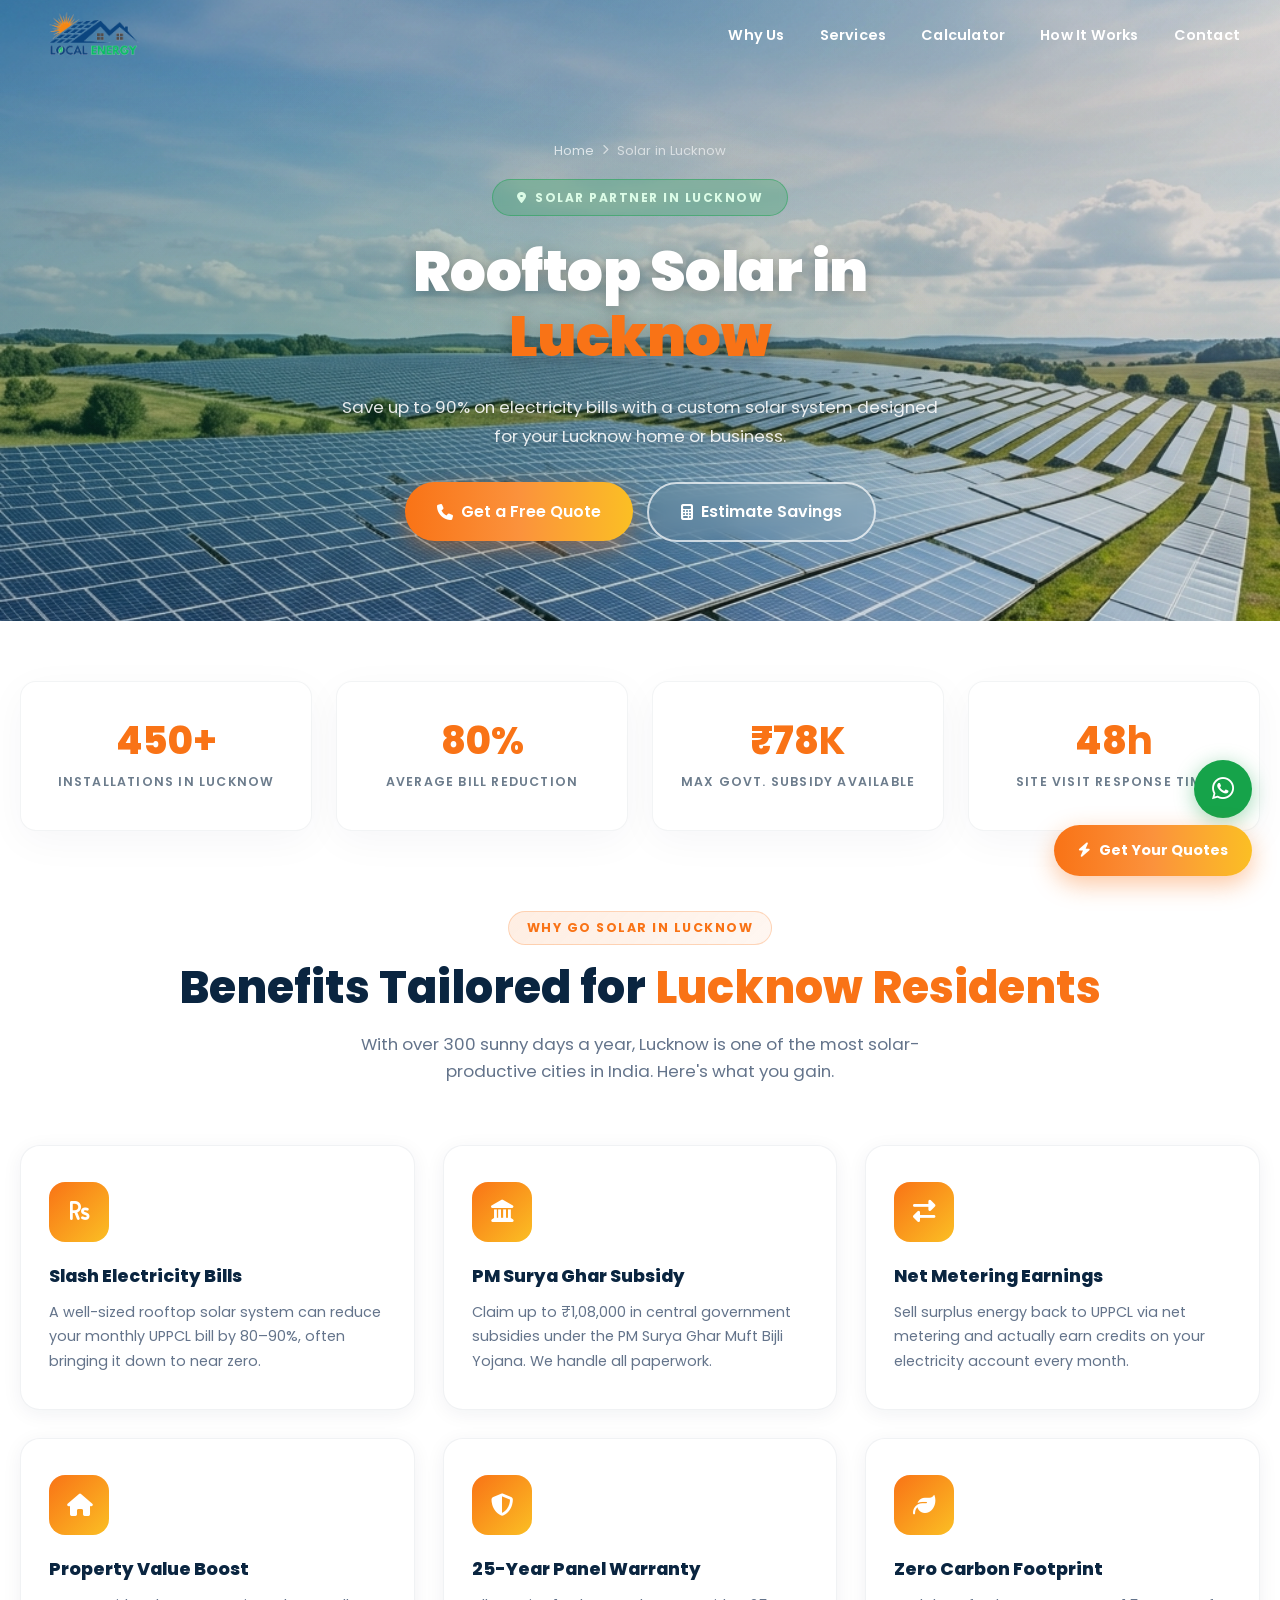
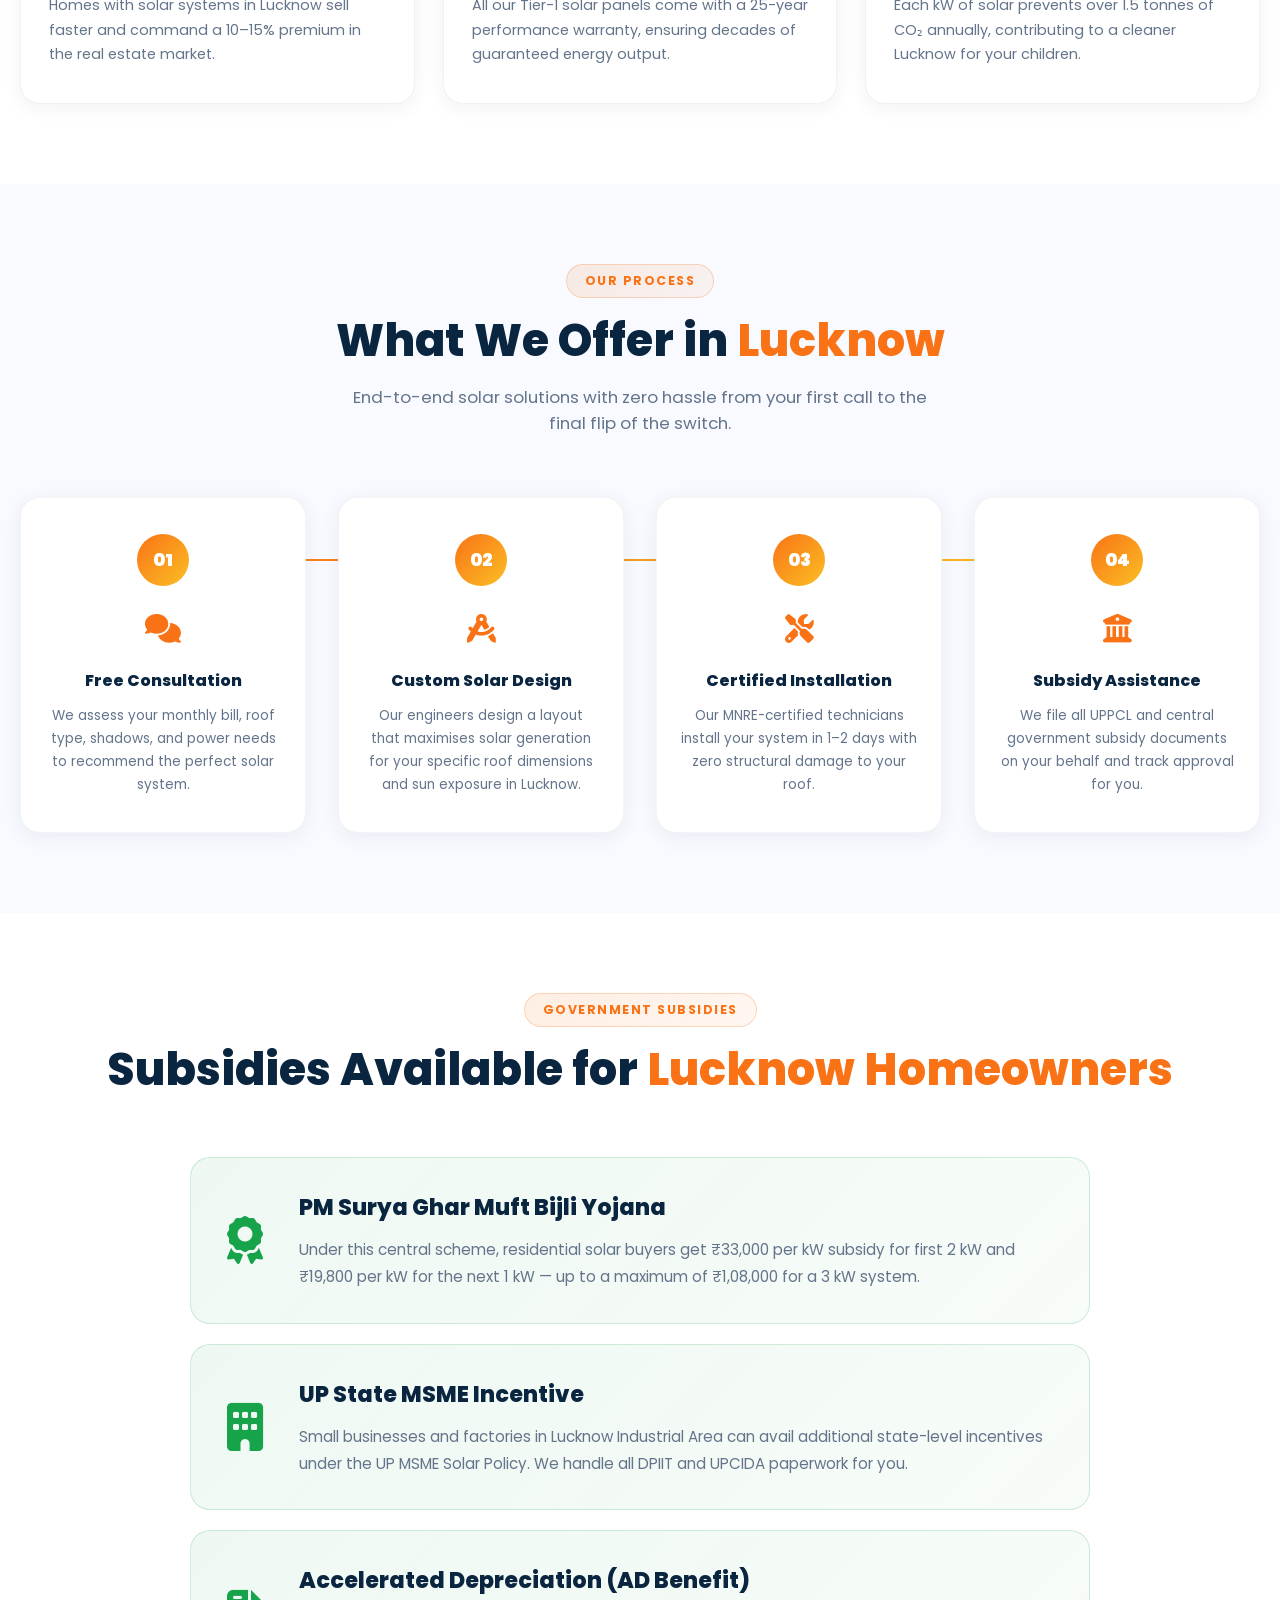
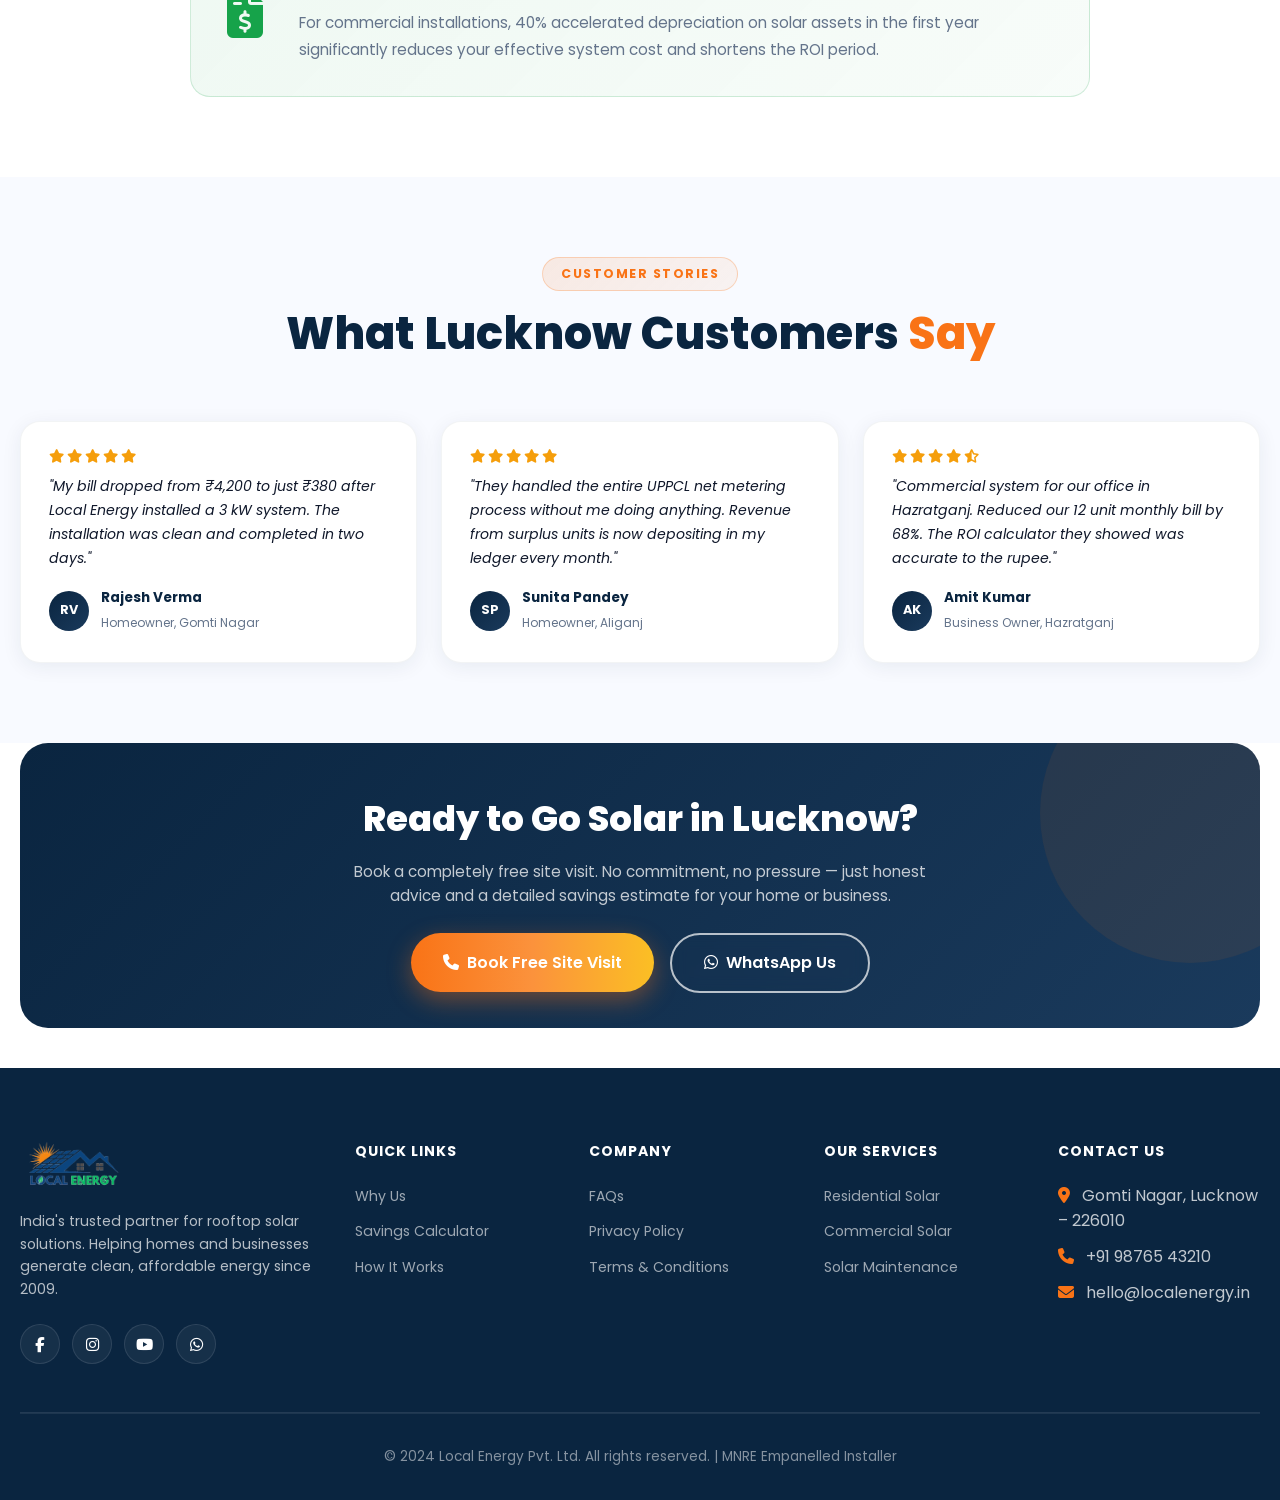
<file: pages/solar-in-lucknow.html>
<!DOCTYPE html>
<html lang="en">
<head>
  <meta charset="UTF-8" />
  <meta name="viewport" content="width=device-width, initial-scale=1.0" />
  <title>Solar Panel Installation in Lucknow — Local Energy</title>
  <meta name="description" content="Get rooftop solar panels installed in Lucknow. Save up to 90% on electricity bills with Local Energy. Free site visit, government subsidies, and top-tier panels." />
  <link rel="preconnect" href="https://fonts.googleapis.com" />
  <link rel="preconnect" href="https://fonts.gstatic.com" crossorigin />
  <link href="https://fonts.googleapis.com/css2?family=Poppins:wght@300;400;500;600;700;800;900&family=Montserrat:wght@400;600;700;800&display=swap" rel="stylesheet" />
  <link rel="stylesheet" href="https://cdnjs.cloudflare.com/ajax/libs/font-awesome/6.5.0/css/all.min.css" />
  <link rel="stylesheet" href="../style.css" />
  <link rel="stylesheet" href="inner.css" />
</head>
<body>

  <!-- NAVBAR -->
    <nav class="navbar" id="navbar">
    <div class="nav-container">
      <a href="../index.html" class="nav-logo">
        <img src="../assets/logo.png" alt="Local Energy" class="main-logo" />
      </a>
      <ul class="nav-links" id="navLinks">
        <li><a href="why-us.html">Why Us</a></li>
        <li><a href="services.html">Services</a></li>
        <li><a href="calculator.html">Calculator</a></li>
        <li><a href="how-it-works.html">How It Works</a></li>
        <li><a href="contact.html">Contact</a></li>
      </ul>
      <button class="hamburger" id="hamburger" aria-label="Toggle menu">
        <span></span><span></span><span></span>
      </button>
    </div>
  </nav>

  <!-- INNER HERO -->
      <section class="inner-hero">
    <div class="container inner-hero-content">
      <div class="breadcrumb">
        <a href="../index.html">Home</a><i class="fas fa-chevron-right"></i><span>Solar in Lucknow</span>
      </div>
      <div class="inner-hero-badge"><i class="fas fa-location-dot"></i> Solar Partner in Lucknow</div>
      <h1>Rooftop Solar in <br /><span class="accent-text">Lucknow</span></h1>
      <p>Save up to 90% on electricity bills with a custom solar system designed for your Lucknow home or business.</p>
      <div class="hero-btns">
        <a href="contact.html" class="btn btn-primary btn-lg"><i class="fas fa-phone"></i> Get a Free Quote</a>
        <a href="calculator.html" class="btn btn-outline btn-lg"><i class="fas fa-calculator"></i> Estimate Savings</a>
      </div>
    </div>
  </section>

  <!-- QUICK STATS -->
  <section class="section" style="padding:60px 0 0;">
    <div class="container">
      <div class="inner-stats-row">
        <div class="inner-stat-card reveal">
          <div class="num">450<span class="plus">+</span></div>
          <div class="lbl">Installations in Lucknow</div>
        </div>
        <div class="inner-stat-card reveal">
          <div class="num">80<span class="plus">%</span></div>
          <div class="lbl">Average Bill Reduction</div>
        </div>
        <div class="inner-stat-card reveal">
          <div class="num">₹78<span class="plus">K</span></div>
          <div class="lbl">Max Govt. Subsidy Available</div>
        </div>
        <div class="inner-stat-card reveal">
          <div class="num">48<span class="plus">h</span></div>
          <div class="lbl">Site Visit Response Time</div>
        </div>
      </div>
    </div>
  </section>

  <!-- BENEFITS -->
  <section class="section">
    <div class="container">
      <div class="section-header">
        <span class="section-tag">Why Go Solar in Lucknow</span>
        <h2 class="section-title">Benefits Tailored for <span class="accent-text">Lucknow Residents</span></h2>
        <p class="section-subtitle">With over 300 sunny days a year, Lucknow is one of the most solar-productive cities in India. Here's what you gain.</p>
      </div>
      <div class="feature-grid">
        <div class="feature-card reveal">
          <div class="feature-icon"><i class="fas fa-rupee-sign"></i></div>
          <h3>Slash Electricity Bills</h3>
          <p>A well-sized rooftop solar system can reduce your monthly UPPCL bill by 80–90%, often bringing it down to near zero.</p>
        </div>
        <div class="feature-card reveal">
          <div class="feature-icon"><i class="fas fa-landmark"></i></div>
          <h3>PM Surya Ghar Subsidy</h3>
          <p>Claim up to ₹1,08,000 in central government subsidies under the PM Surya Ghar Muft Bijli Yojana. We handle all paperwork.</p>
        </div>
        <div class="feature-card reveal">
          <div class="feature-icon"><i class="fas fa-exchange-alt"></i></div>
          <h3>Net Metering Earnings</h3>
          <p>Sell surplus energy back to UPPCL via net metering and actually earn credits on your electricity account every month.</p>
        </div>
        <div class="feature-card reveal">
          <div class="feature-icon"><i class="fas fa-home"></i></div>
          <h3>Property Value Boost</h3>
          <p>Homes with solar systems in Lucknow sell faster and command a 10–15% premium in the real estate market.</p>
        </div>
        <div class="feature-card reveal">
          <div class="feature-icon"><i class="fas fa-shield-alt"></i></div>
          <h3>25-Year Panel Warranty</h3>
          <p>All our Tier-1 solar panels come with a 25-year performance warranty, ensuring decades of guaranteed energy output.</p>
        </div>
        <div class="feature-card reveal">
          <div class="feature-icon"><i class="fas fa-leaf"></i></div>
          <h3>Zero Carbon Footprint</h3>
          <p>Each kW of solar prevents over 1.5 tonnes of CO₂ annually, contributing to a cleaner Lucknow for your children.</p>
        </div>
      </div>
    </div>
  </section>

  <!-- WHAT WE OFFER -->
  <section class="section" style="background:#F8FAFF;padding-top:80px;padding-bottom:80px;">
    <div class="container">
      <div class="section-header">
        <span class="section-tag">Our Process</span>
        <h2 class="section-title">What We Offer in <span class="accent-text">Lucknow</span></h2>
        <p class="section-subtitle">End-to-end solar solutions with zero hassle from your first call to the final flip of the switch.</p>
      </div>
      <div class="steps-list">
        <div class="step-card reveal">
          <div class="step-num">01</div>
          <div class="step-icon-wrap"><i class="fas fa-comments"></i></div>
          <h3>Free Consultation</h3>
          <p>We assess your monthly bill, roof type, shadows, and power needs to recommend the perfect solar system.</p>
        </div>
        <div class="step-card reveal">
          <div class="step-num">02</div>
          <div class="step-icon-wrap"><i class="fas fa-drafting-compass"></i></div>
          <h3>Custom Solar Design</h3>
          <p>Our engineers design a layout that maximises solar generation for your specific roof dimensions and sun exposure in Lucknow.</p>
        </div>
        <div class="step-card reveal">
          <div class="step-num">03</div>
          <div class="step-icon-wrap"><i class="fas fa-tools"></i></div>
          <h3>Certified Installation</h3>
          <p>Our MNRE-certified technicians install your system in 1–2 days with zero structural damage to your roof.</p>
        </div>
        <div class="step-card reveal">
          <div class="step-num">04</div>
          <div class="step-icon-wrap"><i class="fas fa-university"></i></div>
          <h3>Subsidy Assistance</h3>
          <p>We file all UPPCL and central government subsidy documents on your behalf and track approval for you.</p>
        </div>
      </div>
    </div>
  </section>

  <!-- SUBSIDY INFO -->
  <section class="section" style="padding-top:80px;padding-bottom:80px;">
    <div class="container">
      <div class="section-header">
        <span class="section-tag">Government Subsidies</span>
        <h2 class="section-title">Subsidies Available for <span class="accent-text">Lucknow Homeowners</span></h2>
      </div>
      <div style="display:flex;flex-direction:column;gap:20px;max-width:900px;margin:0 auto;">
        <div class="info-strip reveal">
          <i class="fas fa-award info-strip-icon"></i>
          <div>
            <h3>PM Surya Ghar Muft Bijli Yojana</h3>
            <p>Under this central scheme, residential solar buyers get ₹33,000 per kW subsidy for first 2 kW and ₹19,800 per kW for the next 1 kW — up to a maximum of ₹1,08,000 for a 3 kW system.</p>
          </div>
        </div>
        <div class="info-strip reveal">
          <i class="fas fa-building info-strip-icon"></i>
          <div>
            <h3>UP State MSME Incentive</h3>
            <p>Small businesses and factories in Lucknow Industrial Area can avail additional state-level incentives under the UP MSME Solar Policy. We handle all DPIIT and UPCIDA paperwork for you.</p>
          </div>
        </div>
        <div class="info-strip reveal">
          <i class="fas fa-file-invoice-dollar info-strip-icon"></i>
          <div>
            <h3>Accelerated Depreciation (AD Benefit)</h3>
            <p>For commercial installations, 40% accelerated depreciation on solar assets in the first year significantly reduces your effective system cost and shortens the ROI period.</p>
          </div>
        </div>
      </div>
    </div>
  </section>

  <!-- TESTIMONIALS -->
  <section class="section" style="background:#F8FAFF;padding-top:80px;padding-bottom:80px;">
    <div class="container">
      <div class="section-header">
        <span class="section-tag">Customer Stories</span>
        <h2 class="section-title">What Lucknow Customers <span class="accent-text">Say</span></h2>
      </div>
      <div class="mini-testi-grid">
        <div class="mini-tcard reveal">
          <div class="stars"><i class="fas fa-star"></i><i class="fas fa-star"></i><i class="fas fa-star"></i><i class="fas fa-star"></i><i class="fas fa-star"></i></div>
          <p>"My bill dropped from ₹4,200 to just ₹380 after Local Energy installed a 3 kW system. The installation was clean and completed in two days."</p>
          <div class="mini-tcard-author">
            <div class="mini-avatar">RV</div>
            <div><strong>Rajesh Verma</strong><span>Homeowner, Gomti Nagar</span></div>
          </div>
        </div>
        <div class="mini-tcard reveal">
          <div class="stars"><i class="fas fa-star"></i><i class="fas fa-star"></i><i class="fas fa-star"></i><i class="fas fa-star"></i><i class="fas fa-star"></i></div>
          <p>"They handled the entire UPPCL net metering process without me doing anything. Revenue from surplus units is now depositing in my ledger every month."</p>
          <div class="mini-tcard-author">
            <div class="mini-avatar">SP</div>
            <div><strong>Sunita Pandey</strong><span>Homeowner, Aliganj</span></div>
          </div>
        </div>
        <div class="mini-tcard reveal">
          <div class="stars"><i class="fas fa-star"></i><i class="fas fa-star"></i><i class="fas fa-star"></i><i class="fas fa-star"></i><i class="fas fa-star-half-alt"></i></div>
          <p>"Commercial system for our office in Hazratganj. Reduced our 12 unit monthly bill by 68%. The ROI calculator they showed was accurate to the rupee."</p>
          <div class="mini-tcard-author">
            <div class="mini-avatar">AK</div>
            <div><strong>Amit Kumar</strong><span>Business Owner, Hazratganj</span></div>
          </div>
        </div>
      </div>
    </div>
  </section>

  <!-- CTA -->
  <section class="section" style="padding-top:0;padding-bottom:40px;">
    <div class="container">
      <div class="cta-banner reveal">
        <h2>Ready to Go Solar in Lucknow?</h2>
        <p>Book a completely free site visit. No commitment, no pressure — just honest advice and a detailed savings estimate for your home or business.</p>
        <div class="hero-btns">
          <a href="contact.html" class="btn btn-primary btn-lg"><i class="fas fa-phone"></i> Book Free Site Visit</a>
          <a href="https://wa.me/919876543210" target="_blank" class="btn btn-outline btn-lg"><i class="fab fa-whatsapp"></i> WhatsApp Us</a>
        </div>
      </div>
    </div>
  </section>

  <!-- FOOTER -->
          <footer class="footer">
    <div class="container">
      <div class="footer-grid">
        <div class="footer-brand">
          <a href="../index.html" class="nav-logo footer-logo">
            <img src="../assets/logo.png" alt="Local Energy" class="main-logo" />
          </a>
          <p>India's trusted partner for rooftop solar solutions. Helping homes and businesses generate clean, affordable energy since 2009.</p>
          <div class="footer-social">
            <a href="#" aria-label="Facebook"><i class="fab fa-facebook-f"></i></a>
            <a href="#" aria-label="Instagram"><i class="fab fa-instagram"></i></a>
            <a href="#" aria-label="YouTube"><i class="fab fa-youtube"></i></a>
            <a href="https://wa.me/919876543210" aria-label="WhatsApp"><i class="fab fa-whatsapp"></i></a>
          </div>
        </div>

        <div class="footer-links-col">
          <h4>Quick Links</h4>
          <ul>
            <li><a href="why-us.html">Why Us</a></li>
            <li><a href="calculator.html">Savings Calculator</a></li>
            <li><a href="how-it-works.html">How It Works</a></li>
          </ul>
        </div>

        <div class="footer-links-col">
          <h4>Company</h4>
          <ul>
            <li><a href="faq.html">FAQs</a></li>
            <li><a href="javascript:void(0)" id="linkPrivacy">Privacy Policy</a></li>
            <li><a href="javascript:void(0)" id="linkTerms">Terms & Conditions</a></li>
          </ul>
        </div>

        <div class="footer-links-col">
          <h4>Our Services</h4>
          <ul>
            <li><a href="services.html">Residential Solar</a></li>
            <li><a href="services.html">Commercial Solar</a></li>
            <li><a href="services.html">Solar Maintenance</a></li>
          </ul>
        </div>

        <div class="footer-links-col">
          <h4>Contact Us</h4>
          <ul>
            <li><i class="fas fa-map-marker-alt" style="color:#F97316;margin-right:8px;"></i> Gomti Nagar, Lucknow – 226010</li>
            <li><i class="fas fa-phone" style="color:#F97316;margin-right:8px;"></i> +91 98765 43210</li>
            <li><i class="fas fa-envelope" style="color:#F97316;margin-right:8px;"></i> hello@localenergy.in</li>
          </ul>
        </div>

      </div>
      <div class="footer-bottom">
        <div class="footer-copyright">
          <p>© 2024 Local Energy Pvt. Ltd. All rights reserved. | MNRE Empanelled Installer</p>
        </div>
      </div>
    </div>
  </footer>

  <a href="https://wa.me/919876543210" class="whatsapp-btn" target="_blank" rel="noopener"><i class="fab fa-whatsapp"></i><span class="wa-tooltip">Chat with us!</span></a>
  <a href="contact.html" class="sticky-quote-btn" id="stickyQuote"><i class="fas fa-bolt"></i> Get Your Quotes</a>

  <script>
    const navbar = document.getElementById('navbar');
    const stickyQuote = document.getElementById('stickyQuote');
    window.addEventListener('scroll', () => {
      navbar.classList.toggle('scrolled', window.scrollY > 50);
    });

    document.getElementById('hamburger')?.addEventListener('click', () => {
      document.getElementById('hamburger').classList.toggle('active');
      document.getElementById('navLinks').classList.toggle('open');
    });
    const obs = new IntersectionObserver(e => e.forEach(el => el.isIntersecting && el.target.classList.add('visible')), {threshold:0.1});
    document.querySelectorAll('.reveal').forEach(el => obs.observe(el));
  </script>

  <!-- ═══════════════════════════ MODALS ═══════════════════════════ -->
  <div class="legal-modal-overlay" id="modalOverlay">
    <div class="legal-modal" id="modalPrivacy">
      <button class="modal-close" aria-label="Close modal">&times;</button>
      <div class="modal-header">
        <h2>Privacy Policy</h2>
        <p>Effective Date: April 2026</p>
      </div>
      <div class="modal-body">
        <h3>1. Information We Collect</h3>
        <p>We collect information you provide directly to us, such as when you request a consultation, fill out a form, or communicate with us.</p>
        <h3>2. How We Use Your Information</h3>
        <p>We use the information we collect to evaluate your property's solar potential and provide accurate estimates.</p>
        <h3>3. Data Sharing and Security</h3>
        <p>Your data is securely stored and never sold to third parties.</p>
      </div>
    </div>
    <div class="legal-modal" id="modalTerms">
      <button class="modal-close" aria-label="Close modal">&times;</button>
      <div class="modal-header">
        <h2>Terms &amp; Conditions</h2>
        <p>Effective Date: April 2026</p>
      </div>
      <div class="modal-body">
        <h3>1. Acceptance of Terms</h3>
        <p>By using our website, you agree to these terms.</p>
        <h3>2. Service Description</h3>
        <p>Local Energy provides solar panel installation and consultation services.</p>
      </div>
    </div>
  </div>

</body>
</html>
</file>
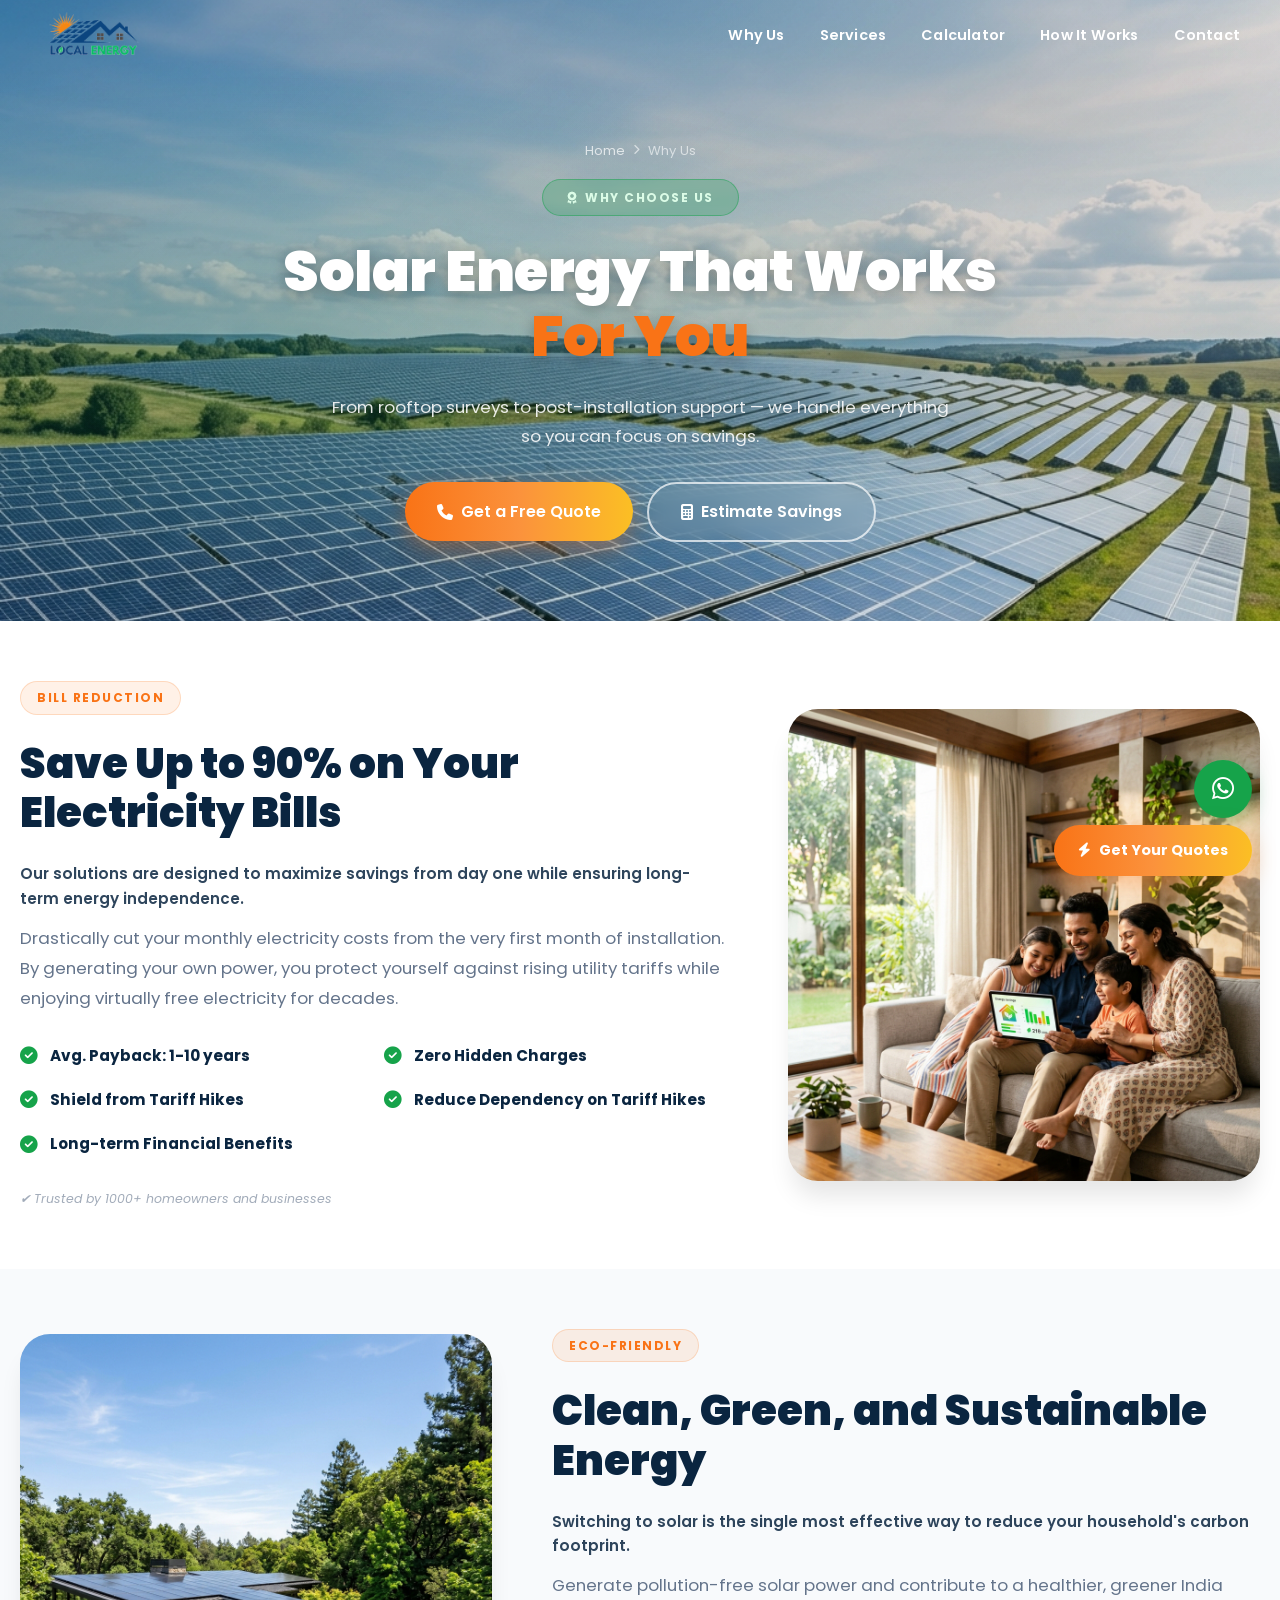
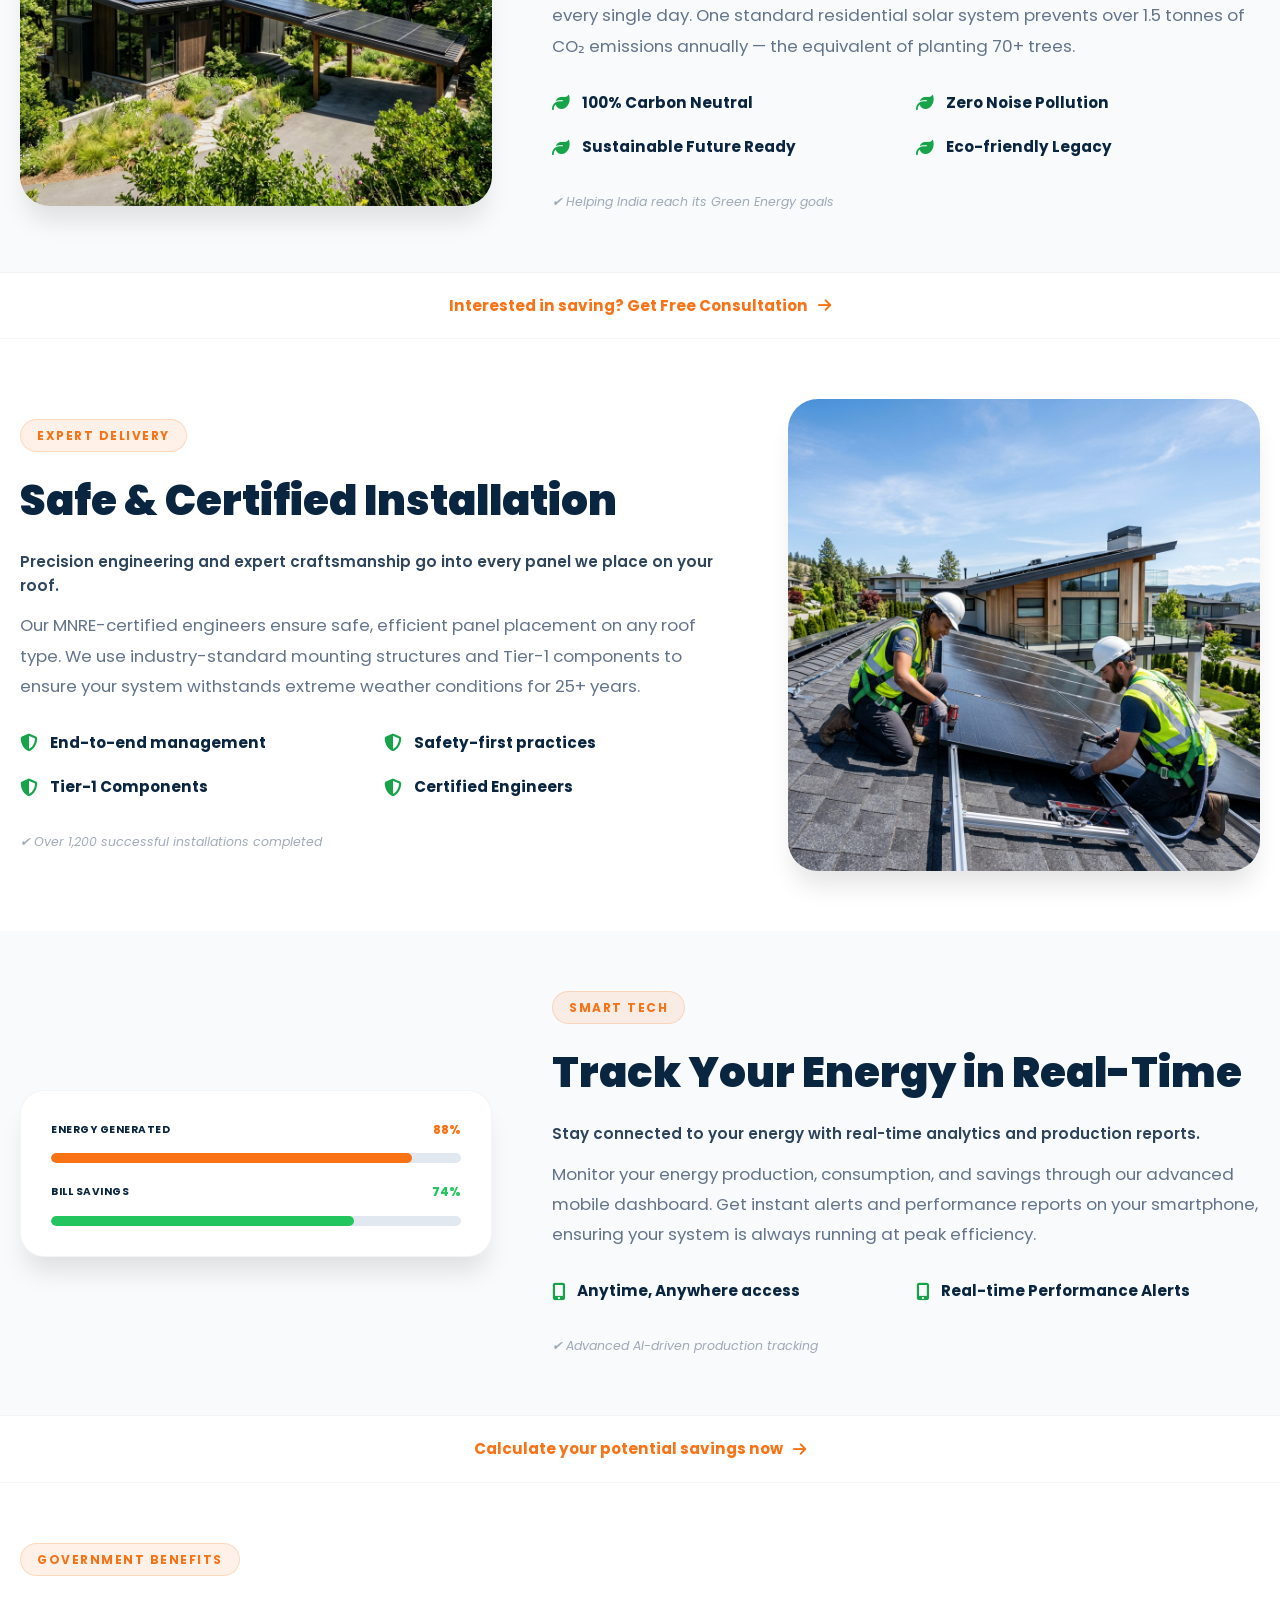
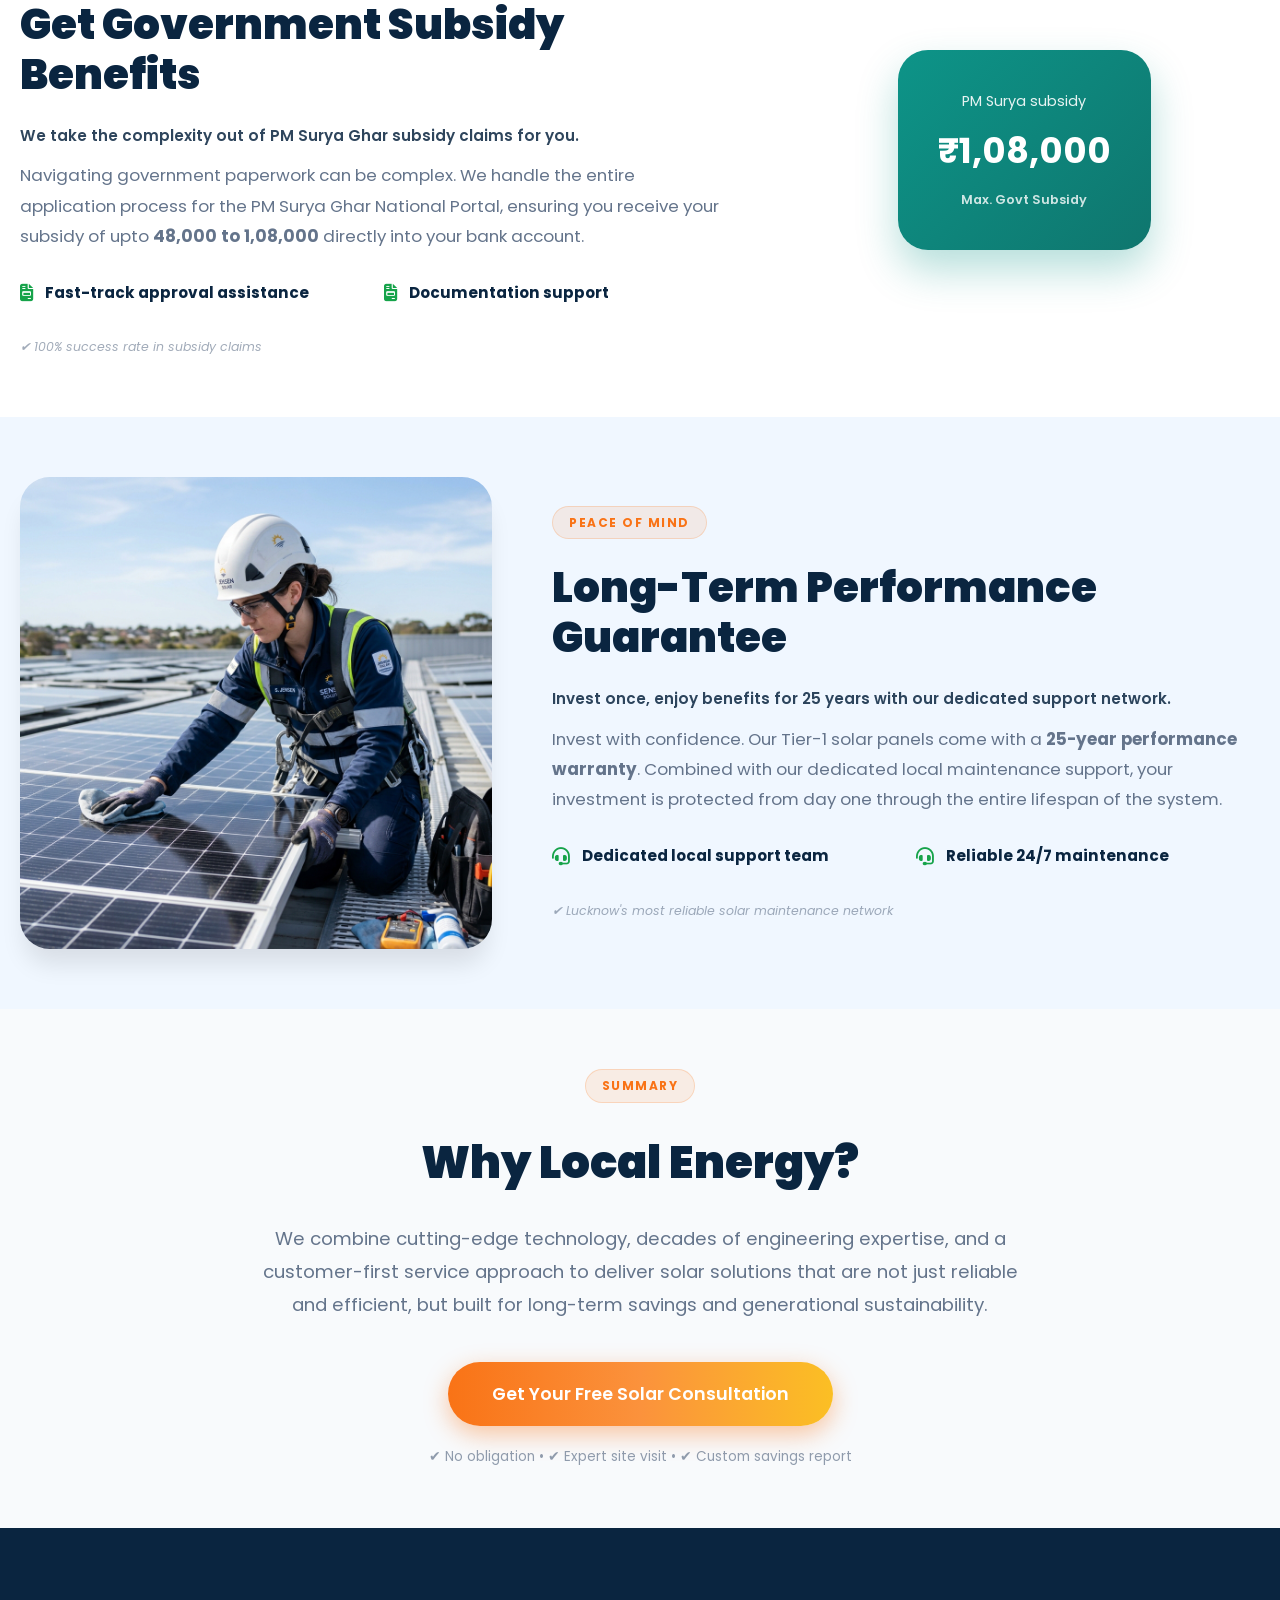
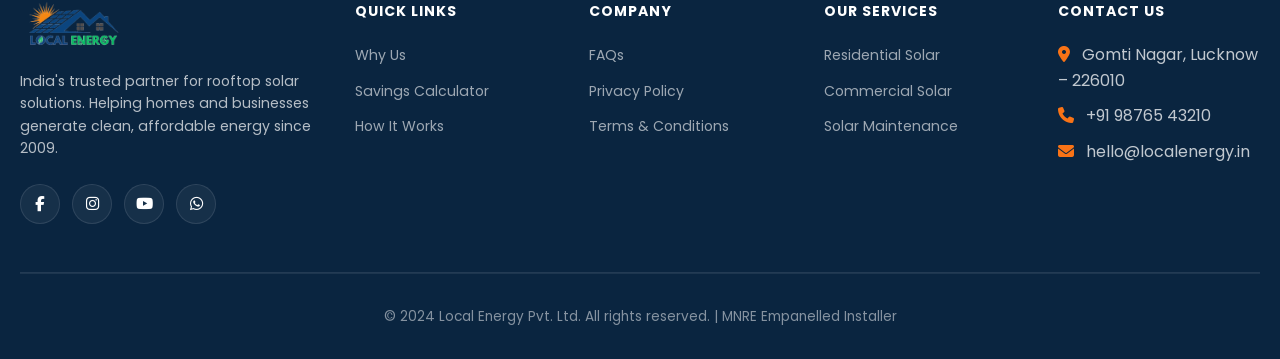
<file: pages/why-us.html>
<!DOCTYPE html>
<html lang="en">
<head>
  <meta charset="UTF-8" />
  <meta name="viewport" content="width=device-width, initial-scale=1.0" />
  <title>Why Choose Us — Local Energy</title>
  <meta name="description" content="Discover why Local Energy is the most trusted name in solar. We provide complete transparency, expert installations, and maximum savings for your home and business." />
  <link rel="preconnect" href="https://fonts.googleapis.com" />
  <link rel="preconnect" href="https://fonts.gstatic.com" crossorigin />
  <link href="https://fonts.googleapis.com/css2?family=Poppins:wght@300;400;500;600;700;800;900&family=Montserrat:wght@400;600;700;800&display=swap" rel="stylesheet" />
  <link rel="stylesheet" href="https://cdnjs.cloudflare.com/ajax/libs/font-awesome/6.5.0/css/all.min.css" />
  <link rel="stylesheet" href="../style.css" />
  <link rel="stylesheet" href="inner.css" />
  <style>
    /* Why Us Specific Sections */
    .feature-section {
      padding: 60px 0;
      display: flex;
      align-items: center;
      gap: 60px;
    }
    .feature-section.reverse {
      flex-direction: row-reverse;
    }
    .fs-content {
      flex: 1.2;
    }
    .fs-visual {
      flex: 0.8;
      display: flex;
      justify-content: center;
      align-items: center;
      position: relative;
    }
    .fs-tag {
      display: inline-block;
      background: rgba(249,115,22,0.1);
      color: var(--clr-orange);
      border: 1px solid rgba(249,115,22,0.2);
      padding: 6px 16px;
      border-radius: 999px;
      font-size: 0.75rem;
      font-weight: 700;
      letter-spacing: 1.5px;
      text-transform: uppercase;
      margin-bottom: 24px;
    }
    .fs-content h2 {
      font-family: 'Poppins', sans-serif;
      font-size: 2.6rem;
      font-weight: 900;
      color: var(--clr-blue);
      line-height: 1.2;
      margin-bottom: 24px;
    }
    .fs-content p {
      font-size: 1.05rem;
      color: var(--clr-text-muted);
      line-height: 1.8;
      margin-bottom: 30px;
    }
    .fs-highlights {
      display: grid;
      grid-template-columns: 1fr 1fr;
      gap: 20px;
    }
    .fs-h-item {
      display: flex;
      align-items: center;
      gap: 12px;
      font-weight: 700;
      color: var(--clr-blue);
      font-size: 0.95rem;
    }
    .fs-h-item i {
      color: var(--clr-green);
      font-size: 1.1rem;
    }
    
    /* Visual Components */
    .fs-big-icon-wrap {
      width: 280px;
      height: 280px;
      background: #fff;
      border-radius: 60px;
      display: flex;
      align-items: center;
      justify-content: center;
      font-size: 6rem;
      color: var(--clr-orange);
      box-shadow: 0 30px 60px rgba(10,37,64,0.1);
      position: relative;
    }
    .fs-big-icon-wrap::after {
      content: '';
      position: absolute;
      inset: -20px;
      background: radial-gradient(circle, rgba(249,115,22,0.08) 0%, transparent 70%);
      z-index: -1;
    }
    
    .fs-monitor-box {
      background: white;
      padding: 30px;
      border-radius: 24px;
      box-shadow: var(--shadow-lg);
      width: 100%;
      border: 1px solid rgba(10,37,64,0.05);
    }
    
    .fs-subsidy-badge {
      background: linear-gradient(135deg, #0D9488 0%, #0F766E 100%);
      padding: 40px;
      border-radius: 30px;
      color: white;
      text-align: center;
      box-shadow: 0 20px 40px rgba(13,148,136,0.3);
    }
    .fs-subsidy-badge span { font-size: 0.9rem; opacity: 0.9; display: block; margin-bottom: 10px; }
    .fs-subsidy-badge strong { font-size: 2.2rem; display: block; font-family: 'Poppins'; }

    .img-frame {
      border-radius: 30px;
      overflow: hidden;
      box-shadow: var(--shadow-lg);
      width: 100%;
    }
    .img-frame img { width: 100%; display: block; }

    .fs-subtext {
      font-size: 0.95rem;
      color: var(--clr-blue);
      font-weight: 600;
      margin-bottom: 12px;
      display: block;
      opacity: 0.85;
    }
    .fs-trust-line {
      font-size: 0.78rem;
      color: var(--clr-text-muted);
      margin-top: 32px;
      display: block;
      opacity: 0.6;
      font-style: italic;
    }
    .mini-cta-row {
      text-align: center;
      padding: 20px 0;
      border-top: 1px solid rgba(10,37,64,0.05);
      border-bottom: 1px solid rgba(10,37,64,0.05);
    }
    .mini-cta {
      font-weight: 700;
      color: var(--clr-orange);
      display: inline-flex;
      align-items: center;
      gap: 10px;
      font-size: 0.95rem;
      transition: var(--transition);
    }
    .mini-cta:hover { gap: 16px; }

    /* .section adds 80px padding. Override for why-us feature sections
       so .feature-section handles its own vertical rhythm. */
    section.why-fs { padding: 0; }

    @media (max-width: 900px) {
      .feature-section, .feature-section.reverse {
        flex-direction: column;
        gap: 40px;
        padding: 50px 0;
        text-align: center;
      }
      .fs-highlights { grid-template-columns: 1fr; }
      .fs-h-item { justify-content: center; }
      .fs-content h2 { font-size: 2rem; }
    }
  </style>
</head>
<body>

  <!-- NAVBAR -->
    <nav class="navbar" id="navbar">
    <div class="nav-container">
      <a href="../index.html" class="nav-logo">
        <img src="../assets/logo.png" alt="Local Energy" class="main-logo" />
      </a>
      <ul class="nav-links" id="navLinks">
        <li><a href="why-us.html">Why Us</a></li>
        <li><a href="services.html">Services</a></li>
        <li><a href="calculator.html">Calculator</a></li>
        <li><a href="how-it-works.html">How It Works</a></li>
        <li><a href="contact.html">Contact</a></li>
      </ul>
      <button class="hamburger" id="hamburger" aria-label="Toggle menu">
        <span></span><span></span><span></span>
      </button>
    </div>
  </nav>

  <!-- HERO -->
    <section class="inner-hero">
    <div class="container inner-hero-content">
      <div class="breadcrumb">
        <a href="../index.html">Home</a><i class="fas fa-chevron-right"></i><span>Why Us</span>
      </div>
      <div class="inner-hero-badge"><i class="fas fa-award"></i> Why Choose Us</div>
      <h1>Solar Energy That Works <br /><span class="accent-text">For You</span></h1>
      <p>From rooftop surveys to post-installation support — we handle everything so you can focus on savings.</p>
      <div class="hero-btns">
        <a href="contact.html" class="btn btn-primary btn-lg"><i class="fas fa-phone"></i> Get a Free Quote</a>
        <a href="calculator.html" class="btn btn-outline btn-lg"><i class="fas fa-calculator"></i> Estimate Savings</a>
      </div>
    </div>
  </section>

  <!-- SECTION 1: Savings -->
  <section class="section why-fs" style="background: var(--clr-white);">
    <div class="container">
      <div class="feature-section">
        <div class="fs-content reveal">
          <span class="fs-tag">Bill Reduction</span>
          <h2>Save Up to 90% on Your Electricity Bills</h2>
          <span class="fs-subtext">Our solutions are designed to maximize savings from day one while ensuring long-term energy independence.</span>
          <p>Drastically cut your monthly electricity costs from the very first month of installation. By generating your own power, you protect yourself against rising utility tariffs while enjoying virtually free electricity for decades.</p>
          <div class="fs-highlights">
            <div class="fs-h-item"><i class="fas fa-check-circle"></i> Avg. Payback: 1-10 years</div>
            <div class="fs-h-item"><i class="fas fa-check-circle"></i> Zero Hidden Charges</div>
            <div class="fs-h-item"><i class="fas fa-check-circle"></i> Shield from Tariff Hikes</div>
            <div class="fs-h-item"><i class="fas fa-check-circle"></i> Reduce Dependency on Tariff Hikes</div>
            <div class="fs-h-item"><i class="fas fa-check-circle"></i> Long-term Financial Benefits</div>
          </div>
          <span class="fs-trust-line">✔ Trusted by 1000+ homeowners and businesses</span>
        </div>
        <div class="fs-visual reveal">
          <div class="img-frame">
            <img src="../assets/bill_reduction.png" alt="Electricity Bill Reduction">
          </div>
        </div>
      </div>
    </div>
  </section>

  <!-- SECTION 2: Clean Energy -->
  <section class="section why-fs" style="background: #F8FAFC;">
    <div class="container">
      <div class="feature-section reverse">
        <div class="fs-content reveal">
          <span class="fs-tag">Eco-Friendly</span>
          <h2>Clean, Green, and Sustainable Energy</h2>
          <span class="fs-subtext">Switching to solar is the single most effective way to reduce your household's carbon footprint.</span>
          <p>Generate pollution-free solar power and contribute to a healthier, greener India every single day. One standard residential solar system prevents over 1.5 tonnes of CO₂ emissions annually — the equivalent of planting 70+ trees.</p>
          <div class="fs-highlights">
            <div class="fs-h-item"><i class="fas fa-leaf"></i> 100% Carbon Neutral</div>
            <div class="fs-h-item"><i class="fas fa-leaf"></i> Zero Noise Pollution</div>
            <div class="fs-h-item"><i class="fas fa-leaf"></i> Sustainable Future Ready</div>
            <div class="fs-h-item"><i class="fas fa-leaf"></i> Eco-friendly Legacy</div>
          </div>
          <span class="fs-trust-line">✔ Helping India reach its Green Energy goals</span>
        </div>
        <div class="fs-visual reveal">
          <div class="img-frame">
            <img src="../assets/clean_energy.png" alt="Clean and Sustainable Energy">
          </div>
        </div>
      </div>
    </div>
  </section>

  <div class="container mini-cta-row">
    <a href="contact.html" class="mini-cta">Interested in saving? Get Free Consultation <i class="fas fa-arrow-right"></i></a>
  </div>

  <!-- SECTION 3: Installation -->
  <section class="section why-fs">
    <div class="container">
      <div class="feature-section">
        <div class="fs-content reveal">
          <span class="fs-tag">Expert Delivery</span>
          <h2>Safe & Certified Installation</h2>
          <span class="fs-subtext">Precision engineering and expert craftsmanship go into every panel we place on your roof.</span>
          <p>Our MNRE-certified engineers ensure safe, efficient panel placement on any roof type. We use industry-standard mounting structures and Tier-1 components to ensure your system withstands extreme weather conditions for 25+ years.</p>
          <div class="fs-highlights">
            <div class="fs-h-item"><i class="fas fa-shield-alt"></i> End-to-end management</div>
            <div class="fs-h-item"><i class="fas fa-shield-alt"></i> Safety-first practices</div>
            <div class="fs-h-item"><i class="fas fa-shield-alt"></i> Tier-1 Components</div>
            <div class="fs-h-item"><i class="fas fa-shield-alt"></i> Certified Engineers</div>
          </div>
          <span class="fs-trust-line">✔ Over 1,200 successful installations completed</span>
        </div>
        <div class="fs-visual reveal">
          <div class="img-frame">
            <img src="../assets/solar_installation.png" alt="Professional Solar Installation">
          </div>
        </div>
      </div>
    </div>
  </section>

  <!-- SECTION 4: Monitoring -->
  <section class="section why-fs" style="background: #F8FAFC;">
    <div class="container">
      <div class="feature-section reverse">
        <div class="fs-content reveal">
          <span class="fs-tag">Smart Tech</span>
          <h2>Track Your Energy in Real-Time</h2>
          <span class="fs-subtext">Stay connected to your energy with real-time analytics and production reports.</span>
          <p>Monitor your energy production, consumption, and savings through our advanced mobile dashboard. Get instant alerts and performance reports on your smartphone, ensuring your system is always running at peak efficiency.</p>
          <div class="fs-highlights" style="margin-top:24px;">
            <div class="fs-h-item"><i class="fas fa-mobile-alt"></i> Anytime, Anywhere access</div>
            <div class="fs-h-item"><i class="fas fa-mobile-alt"></i> Real-time Performance Alerts</div>
          </div>
          <span class="fs-trust-line">✔ Advanced AI-driven production tracking</span>
        </div>
        <div class="fs-visual reveal">
          <div class="fs-monitor-box">
             <div class="bm-row" style="margin-bottom: 20px;">
                <div class="bm-head" style="display:flex; justify-content: space-between; margin-bottom:8px;">
                  <span class="bm-label" style="font-weight:700; color:#0A2540;">Energy Generated</span>
                  <span class="bm-val" style="color:#F97316; font-weight:800;">88%</span>
                </div>
                <div class="bm-bar-track" style="height:10px; background:#E2E8F0; border-radius:5px; overflow:hidden;">
                  <div class="bm-bar-fill" style="width:88%; height:100%; background:var(--clr-orange);"></div>
                </div>
              </div>
              <div class="bm-row">
                <div class="bm-head" style="display:flex; justify-content: space-between; margin-bottom:8px;">
                  <span class="bm-label" style="font-weight:700; color:#0A2540;">Bill Savings</span>
                  <span class="bm-val" style="color:#22C55E; font-weight:800;">74%</span>
                </div>
                <div class="bm-bar-track" style="height:10px; background:#E2E8F0; border-radius:5px; overflow:hidden;">
                  <div class="bm-bar-fill" style="width:74%; height:100%; background:#22C55E;"></div>
                </div>
              </div>
          </div>
        </div>
      </div>
    </div>
    </div>
  </section>

  <div class="container mini-cta-row">
    <a href="calculator.html" class="mini-cta">Calculate your potential savings now <i class="fas fa-arrow-right"></i></a>
  </div>

  <!-- SECTION 5: Subsidy -->
  <section class="section why-fs">
    <div class="container">
      <div class="feature-section">
        <div class="fs-content reveal">
          <span class="fs-tag">Government Benefits</span>
          <h2>Get Government Subsidy Benefits</h2>
          <span class="fs-subtext">We take the complexity out of PM Surya Ghar subsidy claims for you.</span>
          <p>Navigating government paperwork can be complex. We handle the entire application process for the PM Surya Ghar National Portal, ensuring you receive your subsidy of upto <strong>48,000 to 1,08,000</strong> directly into your bank account.</p>
          <div class="fs-highlights" style="margin-top:24px;">
            <div class="fs-h-item"><i class="fas fa-file-invoice"></i> Fast-track approval assistance</div>
            <div class="fs-h-item"><i class="fas fa-file-invoice"></i> Documentation support</div>
          </div>
          <span class="fs-trust-line">✔ 100% success rate in subsidy claims</span>
        </div>
        <div class="fs-visual reveal">
          <div class="fs-subsidy-badge">
            <span>PM Surya subsidy</span>
            <strong>₹1,08,000</strong>
            <p style="margin-top:10px; color:rgba(255,255,255,0.8); font-size:0.8rem; font-weight:600;">Max. Govt Subsidy</p>
          </div>
        </div>
      </div>
    </div>
  </section>

  <!-- SECTION 6: Warranty -->
  <section class="section why-fs" style="background: #F0F7FF;">
    <div class="container">
      <div class="feature-section reverse">
        <div class="fs-content reveal">
          <span class="fs-tag">Peace of Mind</span>
          <h2>Long-Term Performance Guarantee</h2>
          <span class="fs-subtext">Invest once, enjoy benefits for 25 years with our dedicated support network.</span>
          <p>Invest with confidence. Our Tier-1 solar panels come with a <strong>25-year performance warranty</strong>. Combined with our dedicated local maintenance support, your investment is protected from day one through the entire lifespan of the system.</p>
          <div class="fs-highlights" style="margin-top:24px;">
            <div class="fs-h-item"><i class="fas fa-headset"></i> Dedicated local support team</div>
            <div class="fs-h-item"><i class="fas fa-headset"></i> Reliable 24/7 maintenance</div>
          </div>
          <span class="fs-trust-line">✔ Lucknow's most reliable solar maintenance network</span>
        </div>
        <div class="fs-visual reveal">
          <div class="img-frame">
            <img src="../assets/solar_maintenance.png" alt="Long Term Performance Guarantee">
          </div>
        </div>
      </div>
    </div>
  </section>

  <!-- SUMMARY SECTION -->
  <section class="section" style="padding: 60px 0; background: #F8FAFC;">
    <div class="container text-center" style="max-width: 800px; margin: 0 auto; text-align:center;">
      <span class="fs-tag">Summary</span>
      <h2 style="font-family: 'Poppins', sans-serif; font-size: 2.8rem; font-weight: 900; color: var(--clr-blue); margin-bottom: 24px;">Why Local Energy?</h2>
      <p style="font-size: 1.15rem; line-height: 1.8; color: var(--clr-text-muted); margin-bottom: 40px;">We combine cutting-edge technology, decades of engineering expertise, and a customer-first service approach to deliver solar solutions that are not just reliable and efficient, but built for long-term savings and generational sustainability.</p>
      <div style="display:flex; flex-direction:column; align-items:center; gap:20px;">
        <a href="contact.html" class="btn btn-primary btn-lg" style="padding: 18px 44px; font-size: 1.1rem;">Get Your Free Solar Consultation</a>
        <p style="font-size: 0.85rem; color: var(--clr-text-muted); opacity: 0.7;">✔ No obligation • ✔ Expert site visit • ✔ Custom savings report</p>
      </div>
    </div>
  </section>

  <!-- FOOTER -->
  <footer class="footer">
    <div class="container">
      <div class="footer-grid">
        <div class="footer-brand">
          <a href="../index.html" class="nav-logo footer-logo">
            <img src="../assets/logo.png" alt="Local Energy" class="main-logo" />
          </a>
          <p>India's trusted partner for rooftop solar solutions. Helping homes and businesses generate clean, affordable energy since 2009.</p>
          <div class="footer-social">
            <a href="#" aria-label="Facebook"><i class="fab fa-facebook-f"></i></a>
            <a href="#" aria-label="Instagram"><i class="fab fa-instagram"></i></a>
            <a href="#" aria-label="YouTube"><i class="fab fa-youtube"></i></a>
            <a href="https://wa.me/919876543210" aria-label="WhatsApp"><i class="fab fa-whatsapp"></i></a>
          </div>
        </div>

        <div class="footer-links-col">
          <h4>Quick Links</h4>
          <ul>
            <li><a href="why-us.html">Why Us</a></li>
            <li><a href="calculator.html">Savings Calculator</a></li>
            <li><a href="how-it-works.html">How It Works</a></li>
          </ul>
        </div>

        <div class="footer-links-col">
          <h4>Company</h4>
          <ul>
            <li><a href="faq.html">FAQs</a></li>
            <li><a href="javascript:void(0)" id="linkPrivacy">Privacy Policy</a></li>
            <li><a href="javascript:void(0)" id="linkTerms">Terms & Conditions</a></li>
          </ul>
        </div>

        <div class="footer-links-col">
          <h4>Our Services</h4>
          <ul>
            <li><a href="services.html">Residential Solar</a></li>
            <li><a href="services.html">Commercial Solar</a></li>
            <li><a href="services.html">Solar Maintenance</a></li>
          </ul>
        </div>

        <div class="footer-links-col">
          <h4>Contact Us</h4>
          <ul>
            <li><i class="fas fa-map-marker-alt" style="color:#F97316;margin-right:8px;"></i> Gomti Nagar, Lucknow – 226010</li>
            <li><i class="fas fa-phone" style="color:#F97316;margin-right:8px;"></i> +91 98765 43210</li>
            <li><i class="fas fa-envelope" style="color:#F97316;margin-right:8px;"></i> hello@localenergy.in</li>
          </ul>
        </div>

      </div>
      <div class="footer-bottom">
        <div class="footer-copyright">
          <p>© 2024 Local Energy Pvt. Ltd. All rights reserved. | MNRE Empanelled Installer</p>
        </div>
      </div>
    </div>
  </footer>

  <a href="https://wa.me/919876543210" class="whatsapp-btn" target="_blank" rel="noopener"><i class="fab fa-whatsapp"></i><span class="wa-tooltip">Chat with us!</span></a>
  <a href="contact.html" class="sticky-quote-btn" id="stickyQuote">
    <i class="fas fa-bolt"></i> Get Your Quotes
  </a>

  <!-- ═══════════════════════════ MODALS ═══════════════════════════ -->
  <div class="legal-modal-overlay" id="modalOverlay">
    <div class="legal-modal" id="modalPrivacy">
      <button class="modal-close" aria-label="Close modal">&times;</button>
      <div class="modal-header">
        <h2>Privacy Policy</h2>
        <p>Effective Date: April 2026</p>
      </div>
      <div class="modal-body">
        <h3>1. Information We Collect</h3>
        <p>We collect information you provide directly to us, such as when you request a consultation, fill out a form, or communicate with us.</p>
        <h3>2. How We Use Your Information</h3>
        <p>We use the information we collect to evaluate your property's solar potential and provide accurate estimates.</p>
        <h3>3. Data Sharing and Security</h3>
        <p>Your data is securely stored and never sold to third parties.</p>
      </div>
    </div>
    <div class="legal-modal" id="modalTerms">
      <button class="modal-close" aria-label="Close modal">&times;</button>
      <div class="modal-header">
        <h2>Terms &amp; Conditions</h2>
        <p>Effective Date: April 2026</p>
      </div>
      <div class="modal-body">
        <h3>1. Acceptance of Terms</h3>
        <p>By using our website, you agree to these terms.</p>
        <h3>2. Service Description</h3>
        <p>Local Energy provides solar panel installation and consultation services.</p>
      </div>
    </div>
  </div>


  <script src="../script.js"></script>
</body>
</html>
</file>
<file: style.css>
/* ═══════════════════════════════════════════════════════════════
   LOCAL ENERGY — ROOFTOP SOLAR SOLUTIONS
   Style Sheet — Clean, Vibrant, Professional
   ═══════════════════════════════════════════════════════════════ */

/* ─── CSS Variables / Design Tokens ─── */
:root {
  /* Core Palette — High Fidelity */
  --clr-blue: #0A2540;
  --clr-blue-mid: #1A3A5C;
  --clr-blue-light: #2B5797;
  
  --clr-orange: #F97316;
  --clr-white: #FFFFFF;
  --clr-green: #16A34A;
  
  /* Text Roles */
  --clr-text: #0F172A;
  --clr-text-light: #FFFFFF;
  --clr-text-muted: #64748B;
  
  /* Gradients */
  --gradient-solar: linear-gradient(90deg, #F97316 0%, #FB923C 50%, #FBBF24 100%);
  --gradient-blue: linear-gradient(135deg, #0A2540 0%, #1A3A5C 60%, #111827 100%);
  --gradient-hero: linear-gradient(135deg, rgba(10,37,64,0.3) 0%, rgba(10,37,64,0.1) 100%);

  /* Shadows */
  --shadow-sm: 0 4px 6px -1px rgba(0, 0, 0, 0.1);
  --shadow-md: 0 10px 15px -3px rgba(0, 0, 0, 0.1);
  --shadow-lg: 0 20px 25px -5px rgba(0, 0, 0, 0.1);
  --shadow-orange: 0 8px 25px rgba(249,115,22,0.4);

  --radius-sm: 8px;
  --radius-md: 14px;
  --radius-lg: 20px;
  --radius-xl: 32px;
  --radius-full: 9999px;

  --transition: all 0.3s cubic-bezier(0.4, 0, 0.2, 1);
  --container-max: 1280px;
  --section-padding: 80px 0;
}

.container {
  max-width: var(--container-max);
  margin: 0 auto;
  padding: 0 20px;
}

/* ─── Reset & Base ─── */
*, *::before, *::after { box-sizing: border-box; margin: 0; padding: 0; }
html { scroll-behavior: smooth; font-size: 16px; }
body {
  font-family: 'Poppins', sans-serif;
  background: var(--clr-white);
  color: var(--clr-text);
  line-height: 1.6;
  overflow-x: hidden;
}
img { max-width: 100%; display: block; }
a { text-decoration: none; color: inherit; }
ul { list-style: none; }
input, select, textarea, button { font-family: inherit; }

/* ─── Buttons ─── */
.btn {
  display: inline-flex;
  align-items: center;
  gap: 8px;
  padding: 12px 24px;
  border-radius: var(--radius-full);
  font-weight: 600;
  font-size: 0.95rem;
  cursor: pointer;
  border: none;
  transition: var(--transition);
  position: relative;
  overflow: hidden;
  white-space: nowrap;
}
.btn::before {
  content: '';
  position: absolute;
  inset: 0;
  background: rgba(255,255,255,0.15);
  opacity: 0;
  transition: var(--transition);
}
.btn:hover::before { opacity: 1; }
.btn-lg { padding: 15px 32px; font-size: 1rem; }
.btn-full { width: 100%; justify-content: center; }

.btn-primary {
  background: var(--gradient-solar);
  color: var(--clr-white);
  box-shadow: var(--shadow-orange);
}
.btn-primary:hover {
  transform: translateY(-2px);
  box-shadow: 0 12px 40px rgba(249,115,22,0.5);
}
.btn-outline {
  background: transparent;
  color: var(--clr-white);
  border: 2px solid rgba(255,255,255,0.7);
  backdrop-filter: blur(8px);
}
.btn-outline:hover {
  background: rgba(255,255,255,0.15);
  border-color: white;
  transform: translateY(-2px);
}
.btn-ghost {
  background: transparent;
  color: var(--clr-orange);
  border: 2.5px solid var(--clr-orange);
  padding: 10px 22px;
  border-radius: var(--radius-full);
  font-weight: 600;
  font-size: 0.9rem;
  transition: var(--transition);
  display: inline-flex;
  align-items: center;
  gap: 8px;
}
.btn-ghost:hover {
  background: var(--clr-orange);
  color: white;
  transform: translateX(4px);
}

/* ─── Section Header ─── */
.section { padding: var(--section-padding); }
.section-header {
  text-align: center;
  margin-bottom: 60px;
}
.section-tag {
  display: inline-block;
  background: linear-gradient(135deg, rgba(249,115,22,0.12), rgba(249,115,22,0.06));
  color: var(--clr-orange);
  border: 1px solid rgba(249,115,22,0.25);
  padding: 6px 18px;
  border-radius: var(--radius-full);
  font-size: 0.78rem;
  font-weight: 700;
  letter-spacing: 1.5px;
  text-transform: uppercase;
  margin-bottom: 16px;
}
.section-title {
  font-family: 'Poppins', sans-serif;
  font-size: clamp(1.8rem, 3.5vw, 2.8rem);
  font-weight: 800;
  color: var(--clr-blue);
  line-height: 1.2;
  margin-bottom: 16px;
}
.section.section-dark .section-title { color: white; }
.accent-text { color: var(--clr-orange); }
.section-subtitle {
  font-size: 1.05rem;
  color: var(--clr-text-muted);
  max-width: 600px;
  margin: 0 auto;
}
.section.section-dark .section-subtitle { color: rgba(255,255,255,0.7); }

/* ─── Scroll reveal animation ─── */
.reveal {
  opacity: 0;
  transform: translateY(30px);
  transition: opacity 0.7s ease, transform 0.7s ease;
}
.reveal.visible {
  opacity: 1;
  transform: translateY(0);
}

/* ════════════════════════════════════════
   NAVBAR
════════════════════════════════════════ */
.navbar {
  position: fixed;
  top: 0;
  left: 0;
  right: 0;
  z-index: 1000;
  padding: 10px 0;
  transition: var(--transition);
}
.navbar.scrolled {
  background: rgba(10,37,64,0.97);
  backdrop-filter: blur(20px);
  padding: 8px 0;
  box-shadow: var(--shadow-md);
}
.nav-container {
  max-width: 1280px;
  margin: 0 auto;
  padding: 0 40px;
  display: flex;
  align-items: center;
  justify-content: space-between;
  gap: 24px;
}
.nav-logo {
  display: flex;
  align-items: center;
  gap: 10px;
  position: relative;
  z-index: 1;
}

.main-logo {
  height: 50px;
  width: auto;
  display: block;
}
.footer-logo .main-logo {
  height: 50px;
}
.nav-links {
  display: flex;
  align-items: center;
  gap: 35px;
}
.nav-links a {
  color: #ffffff;
  font-family: 'Poppins', sans-serif;
  font-size: 0.9rem;
  font-weight: 600;
  letter-spacing: 0.2px;
  transition: var(--transition);
}
.nav-links a:hover,
.nav-links a.active {
  color: var(--clr-orange);
}
.nav-cta { display: none !important; }
.hamburger {
  display: none;
  background: none;
  border: none;
  cursor: pointer;
  padding: 8px;
  flex-direction: column;
  gap: 5px;
}
.hamburger span {
  display: block;
  width: 24px;
  height: 2px;
  background: white;
  border-radius: 2px;
  transition: var(--transition);
}
.hamburger.active span:nth-child(1) { transform: translateY(7px) rotate(45deg); }
.hamburger.active span:nth-child(2) { opacity: 0; }
.hamburger.active span:nth-child(3) { transform: translateY(-7px) rotate(-45deg); }

/* ════════════════════════════════════════
   HERO
════════════════════════════════════════ */
.hero {
  min-height: 100vh;
  background: 
    var(--gradient-hero),
    url('assets/hero_new.png') center/cover no-repeat;
  display: flex;
  align-items: center;
  justify-content: center;
  position: relative;
  overflow: hidden;
  padding: 140px 24px 80px;
}
.hero-overlay {
  position: absolute;
  inset: 0;
  background: 
    radial-gradient(ellipse at 20% 50%, rgba(22,163,74,0.12) 0%, transparent 70%),
    radial-gradient(ellipse at 80% 20%, rgba(249,115,22,0.1) 0%, transparent 60%);
}
.hero-particles {
  position: absolute;
  inset: 0;
  pointer-events: none;
}
.particle {
  position: absolute;
  width: 4px;
  height: 4px;
  border-radius: 50%;
  background: rgba(249,115,22,0.6);
  animation: float-particle linear infinite;
}
@keyframes float-particle {
  0% { transform: translateY(100vh) scale(0); opacity: 0; }
  10% { opacity: 1; }
  90% { opacity: 1; }
  100% { transform: translateY(-100px) scale(1.5); opacity: 0; }
}
.hero-content {
  position: relative;
  z-index: 1;
  text-align: center;
  max-width: 850px;
  margin: 0 auto;
}
.hero-badge, .inner-hero-badge {
  display: inline-flex;
  align-items: center;
  gap: 8px;
  background: rgba(22,163,74,0.22);
  border: 1px solid rgba(22,163,74,0.45);
  color: #DCFCE7;
  padding: 8px 24px;
  border-radius: var(--radius-full);
  font-size: 0.75rem;
  font-weight: 700;
  letter-spacing: 1.5px;
  text-transform: uppercase;
  margin-bottom: 24px;
  backdrop-filter: blur(4px);
}
.hero-title {
  font-family: 'Poppins', sans-serif;
  font-size: clamp(2rem, 5vw, 3.5rem);
  font-weight: 900;
  color: white;
  line-height: 1.1;
  margin-bottom: 24px;
  letter-spacing: -1px;
}
.gradient-text {
  color: #F97316;
  -webkit-text-fill-color: #F97316;
}
.hero-subtitle {
  font-size: clamp(1rem, 2vw, 1.2rem);
  color: white;
  margin-bottom: 40px;
  max-width: 650px;
  margin-left: auto;
  margin-right: auto;
  text-shadow: 0 2px 10px rgba(0,0,0,0.2);
  font-weight: 500;
}
.hero-btns {
  display: flex;
  gap: 16px;
  justify-content: center;
  flex-wrap: wrap;
}
.hero-stats {
  display: flex;
  align-items: center;
  justify-content: center;
  gap: 0;
  background: rgba(255,255,255,0.08);
  backdrop-filter: blur(16px);
  -webkit-backdrop-filter: blur(16px);
  border: 1px solid rgba(255,255,255,0.2);
  border-radius: var(--radius-xl);
  padding: 24px 40px;
  margin-top: 60px;
  flex-wrap: wrap;
  gap: 20px;
  box-shadow: 0 4px 30px rgba(0, 0, 0, 0.1);
  width: fit-content;
  margin-left: auto;
  margin-right: auto;
}
.stat-item {
  text-align: center;
  padding: 0 32px;
}
.stat-num {
  font-family: 'Poppins', sans-serif;
  font-size: 2.2rem;
  font-weight: 800;
  color: white;
}
.stat-plus {
  font-size: 1.5rem;
  font-weight: 800;
  color: var(--clr-orange);
}
.stat-label {
  display: block;
  font-size: 0.78rem;
  color: rgba(255,255,255,0.65);
  font-weight: 500;
  text-transform: uppercase;
  letter-spacing: 0.5px;
  margin-top: 4px;
}
.stat-divider {
  width: 1px;
  height: 50px;
  background: rgba(255,255,255,0.2);
}
.hero-scroll-hint {
  position: absolute;
  bottom: 32px;
  left: 50%;
  transform: translateX(-50%);
  display: flex;
  flex-direction: column;
  align-items: center;
  gap: 8px;
  color: rgba(255,255,255,0.5);
  font-size: 0.75rem;
  letter-spacing: 1px;
}
.scroll-arrow {
  width: 36px;
  height: 36px;
  border: 2px solid rgba(255,255,255,0.3);
  border-radius: 50%;
  display: flex;
  align-items: center;
  justify-content: center;
  animation: bounce 2s infinite;
}
@keyframes bounce {
  0%, 100% { transform: translateY(0); }
  50% { transform: translateY(6px); }
}

/* Hero animation classes */
.animate-fadeup {
  opacity: 0;
  transform: translateY(30px);
  animation: fadeUp 0.8s ease forwards;
}
.delay-1 { animation-delay: 0.2s; }
.delay-2 { animation-delay: 0.4s; }
.delay-3 { animation-delay: 0.6s; }
.delay-4 { animation-delay: 0.8s; }
.delay-5 { animation-delay: 1.0s; }
@keyframes fadeUp {
  to { opacity: 1; transform: translateY(0); }
}

/* ════════════════════════════════════════
   ABOUT / WHY CHOOSE US — BENTO GRID
════════════════════════════════════════ */
.about {
  background: var(--clr-white);
  position: relative;
  overflow: hidden;
}

/* ── Decorative background blobs ── */
.about-blob {
  position: absolute;
  border-radius: 50%;
  pointer-events: none;
  filter: blur(70px);
  z-index: 0;
}
.blob-1 { width: 450px; height: 450px; top: -130px; left: -130px; background: rgba(10,37,64,0.03); }
.blob-2 { width: 340px; height: 340px; top: 30%; right: -90px; background: rgba(22,197,94,0.03); }
.blob-3 { width: 280px; height: 280px; bottom: -60px; left: 38%; background: rgba(249,115,22,0.03); }

/* ── Header row + trust badge ── */
.about-header {
  display: flex;
  align-items: flex-end;
  justify-content: space-between;
  gap: 32px;
  margin-bottom: 52px;
  position: relative;
  z-index: 1;
  flex-wrap: wrap;
}
.about-hdr-text { flex: 1; min-width: 280px; }
.about-subtitle { text-align: left; margin: 0; }

.about-trust-badge {
  display: flex;
  flex-direction: column;
  align-items: center;
  gap: 10px;
  background: var(--clr-blue);
  border-radius: 20px;
  padding: 22px 28px;
  box-shadow: var(--shadow-md);
  text-align: center;
  flex-shrink: 0;
  min-width: 152px;
  color: white;
}
.atb-icon {
  width: 52px; height: 52px; border-radius: 50%;
  background: var(--gradient-solar);
  display: flex; align-items: center; justify-content: center;
  font-size: 1.3rem; color: white;
}
.atb-text strong {
  display: block;
  font-family: 'Poppins', sans-serif;
  font-size: 1.5rem; font-weight: 800;
  color: white; line-height: 1; margin-top: 2px;
}
.atb-text span { font-size: 0.72rem; color: rgba(255,255,255,0.7); font-weight: 500; text-transform: uppercase; letter-spacing: 0.5px; }
.atb-stars { display: flex; gap: 3px; color: #F59E0B; font-size: 0.78rem; }

/* ── Bento grid ── */
.benefits-bento {
  display: grid;
  grid-template-columns: repeat(3, 1fr);
  gap: 30px;
  position: relative;
  z-index: 1;
}

/* ── Card base ── */
.bento-card {
  background: #FFFFFF;
  border-radius: 28px;
  padding: 32px;
  position: relative;
  overflow: hidden;
  transition: var(--transition);
  color: #0A2540;
  display: flex;
  flex-direction: column;
  box-shadow: 0 10px 35px rgba(10,37,64,0.08);
  border: 1px solid rgba(10,37,64,0.05);
  word-wrap: break-word;
  overflow-wrap: break-word;
  min-width: 0; /* Prevents flex/grid overflow */
}
.bento-card:hover {
  transform: translateY(-7px);
  box-shadow: var(--shadow-lg);
}
.bc-regular h3, .bc-wide h3 {
  font-size: 1.2rem; font-weight: 700; color: #0A2540; margin-bottom: 12px;
}
.bc-regular p, .bc-wide p {
  font-size: 0.95rem; color: rgba(10,37,64,0.7); line-height: 1.7;
}
.bc-elevated { box-shadow: 0 4px 20px rgba(30,58,95,0.07); }

/* ── Featured card — spans 2 rows ── */
.bc-featured {
  grid-column: span 1;
  grid-row: span 2;
  background: linear-gradient(155deg, #1E3A5F 0%, #0F2240 55%, #1B3A60 100%);
  border: none;
  box-shadow: 0 20px 60px rgba(30,58,95,0.35);
  display: flex;
  flex-direction: column;
}
.bc-featured:hover {
  transform: translateY(-8px) scale(1.015);
  box-shadow:
    0 30px 80px rgba(30,58,95,0.45),
    0 0 0 1px rgba(245,158,11,0.25);
}

.bc-subsidy {
  grid-column: 1 / span 2;
}

/* Ambient glow top-right */
.bento-glow {
  position: absolute; top: -70px; right: -70px;
  width: 220px; height: 220px; border-radius: 50%;
  background: radial-gradient(circle, rgba(245,158,11,0.22) 0%, transparent 70%);
  pointer-events: none;
}
/* Shine sweep on hover */
.bc-shine {
  position: absolute; top: 0; left: -130%;
  width: 55%; height: 100%;
  background: linear-gradient(90deg, transparent, rgba(255,255,255,0.05), transparent);
  transform: skewX(-18deg);
  transition: left 0.7s ease;
  pointer-events: none;
}
.bc-featured:hover .bc-shine { left: 160%; }

/* Big stat inside featured */
.bc-big-stat { margin: 20px 0 14px; }
.bcs-num {
  display: block;
  font-family: 'Poppins', sans-serif;
  font-size: 3.8rem; font-weight: 900; color: #F59E0B; line-height: 1;
}
.bcs-label {
  display: block;
  font-size: 0.7rem; font-weight: 600; color: rgba(255,255,255,0.45);
  text-transform: uppercase; letter-spacing: 1.2px; margin-top: 4px;
}
.bc-featured h3 { font-size: 1.2rem; font-weight: 700; color: #FFFFFF; margin-bottom: 12px; }
.bc-featured p { font-size: 0.87rem; color: rgba(255,255,255,0.68); line-height: 1.75; flex: 1; }

/* Chips inside featured */
.bc-chips { display: flex; flex-direction: column; gap: 8px; margin-top: 22px; }
.bc-chip {
  display: inline-flex; align-items: center; gap: 8px;
  font-size: 0.77rem; font-weight: 600; color: rgba(255,255,255,0.82);
  background: rgba(255,255,255,0.07);
  border: 1px solid rgba(255,255,255,0.12);
  border-radius: 999px; padding: 6px 14px; width: fit-content;
}
.bc-chip i { color: #22C55E; font-size: 0.68rem; }

/* ── Wide card (spans 2 cols) ── */
.bc-wide { grid-column: span 2; }
.bc-wide-inner { display: flex; gap: 32px; align-items: center; justify-content: space-between; }
.bc-wide-text { flex: 1; min-width: 0; }
.bc-wide h3 { margin-bottom: 12px; }
.bc-wide p { margin-bottom: 0; }

/* ── Bento icons — gradient + glow ── */
.bento-icon {
  width: 62px; height: 62px; border-radius: 15px;
  display: flex; align-items: center; justify-content: center;
  font-size: 1.55rem; margin-bottom: 20px; flex-shrink: 0;
  transition: transform 0.35s cubic-bezier(0.4, 0, 0.2, 1), box-shadow 0.35s ease;
}
.bento-card:hover .bento-icon { transform: scale(1.14) rotate(-5deg); }
.bic-savings { background: linear-gradient(135deg, #F59E0B, #FBBF24); color: white; box-shadow: 0 6px 20px rgba(245,158,11,0.45); }
.bic-green   { background: linear-gradient(135deg, #16A34A, #22C55E); color: white; box-shadow: 0 6px 20px rgba(34,197,94,0.4); }
.bic-blue    { background: linear-gradient(135deg, #1E3A5F, #2B5797); color: white; box-shadow: 0 6px 20px rgba(30,58,95,0.38); }
.bic-orange  { background: linear-gradient(135deg, #F97316, #FBBF24); color: white; box-shadow: 0 6px 20px rgba(249,115,22,0.4); }
.bic-teal    { background: linear-gradient(135deg, #0D9488, #06B6D4); color: white; box-shadow: 0 6px 20px rgba(13,148,136,0.4); }
.bic-purple  { background: linear-gradient(135deg, #7C3AED, #4F46E5); color: white; box-shadow: 0 6px 20px rgba(124,58,237,0.38); }
.bento-card:hover .bic-savings { box-shadow: 0 10px 30px rgba(245,158,11,0.55); }
.bento-card:hover .bic-green   { box-shadow: 0 10px 30px rgba(34,197,94,0.5); }
.bento-card:hover .bic-blue    { box-shadow: 0 10px 30px rgba(30,58,95,0.48); }
.bento-card:hover .bic-orange  { box-shadow: 0 10px 30px rgba(249,115,22,0.5); }
.bento-card:hover .bic-teal    { box-shadow: 0 10px 30px rgba(13,148,136,0.5); }
.bento-card:hover .bic-purple  { box-shadow: 0 10px 30px rgba(124,58,237,0.48); }

/* ── Bottom colored accent lines ── */
.bc-bottom-accent {
  position: absolute; bottom: 0; left: 0; right: 0;
  height: 3px; border-radius: 0 0 18px 18px;
  transform: scaleX(0); transform-origin: left;
  transition: transform 0.35s cubic-bezier(0.4, 0, 0.2, 1);
}
.bento-card:hover .bc-bottom-accent { transform: scaleX(1); }
.green-accent  { background: linear-gradient(90deg, #16A34A, #22C55E); }
.blue-accent   { background: linear-gradient(90deg, #1E3A5F, #2B5797); }
.orange-accent { background: linear-gradient(90deg, #F97316, #FBBF24); }
.teal-accent   { background: linear-gradient(90deg, #0D9488, #06B6D4); }
.purple-accent { background: linear-gradient(90deg, #7C3AED, #4F46E5); }

/* ── Monitoring bar viz ── */
.bc-monitor-viz {
  flex-shrink: 0; width: 230px; max-width: 100%;
  background: rgba(10,37,64,0.03);
  border: 1px solid rgba(10,37,64,0.08);
  border-radius: 18px; padding: 22px;
  display: flex; flex-direction: column; gap: 14px;
}
.bm-row { display: flex; flex-direction: column; gap: 6px; }
.bm-head { display: flex; justify-content: space-between; align-items: center; }
.bm-label { font-size: 0.65rem; font-weight: 700; color: rgba(10,37,64,0.4); text-transform: uppercase; letter-spacing: 0.5px; }
.bm-val   { font-size: 0.72rem; font-weight: 700; color: #0A2540; }
.bm-bar-track { width: 100%; height: 7px; background: rgba(10,37,64,0.08); border-radius: 10px; overflow: hidden; }
.bm-bar-fill       { height: 100%; border-radius: 10px; background: #0A2540; }
.bm-bar-fill.green { background: #22C55E; }
.bm-bar-fill.teal  { background: #14B8A6; }

/* ── Subsidy pill ── */
.bc-subsidy-pill { flex-shrink: 0; }
.bsp-inner {
  display: flex; align-items: center; gap: 16px;
  background: linear-gradient(135deg, #0D9488 0%, #0891B2 100%);
  border-radius: 16px; padding: 22px 24px;
  color: white; box-shadow: 0 8px 24px rgba(13,148,136,0.4);
}
.bsp-inner > i { font-size: 1.9rem; opacity: 0.85; flex-shrink: 0; }
.bsp-inner strong { display: block; font-family: 'Poppins', sans-serif; font-size: 1.15rem; font-weight: 800; }
.bsp-inner span   { font-size: 0.7rem; opacity: 0.75; display: block; margin-top: 3px; }

/* ════════════════════════════════════════
   SERVICES
════════════════════════════════════════ */
.services {
  background: #F0F7FF; /* Subtle powder blue for distinction */
  position: relative;
  overflow: hidden;
  color: var(--clr-blue);
}
.services .section-title { color: var(--clr-blue); }
.services .section-subtitle { color: var(--clr-text-muted); }
.services-bg-shape {
  position: absolute;
  top: -100px;
  right: -100px;
  width: 500px;
  height: 500px;
  background: radial-gradient(circle, rgba(249,115,22,0.06) 0%, transparent 70%);
  pointer-events: none;
}
.services-grid {
  display: grid;
  grid-template-columns: repeat(2, 1fr);
  gap: 28px;
}
.service-card {
  background: var(--clr-white);
  border-radius: var(--radius-xl);
  overflow: hidden;
  box-shadow: 0 15px 45px rgba(10,37,64,0.08);
  transition: var(--transition);
  color: var(--clr-blue);
  border: 1px solid rgba(10,37,64,0.04);
}
.service-card:hover {
  transform: translateY(-8px);
  box-shadow: 0 25px 60px rgba(10,37,64,0.12);
}
.service-img-wrap {
  height: 240px;
  background: var(--clr-orange); /* Unified brand orange fallback */
  position: relative;
  overflow: hidden;
  box-shadow: inset 0 -10px 20px rgba(0,0,0,0.05); /* Subtle separation */
}
.service-img-wrap img {
  width: 100%;
  height: 100%;
  object-fit: cover;
  display: block;
}
.service-icon-big {
  font-size: 3rem;
  color: white; /* High contrast on orange */
  z-index: 1;
}
.service-body { padding: 28px; }
.service-tag {
  display: inline-block;
  background: rgba(249,115,22,0.1);
  color: var(--clr-orange);
  border: 1px solid rgba(249,115,22,0.25);
  padding: 4px 12px;
  border-radius: var(--radius-full);
  font-size: 0.72rem;
  font-weight: 700;
  letter-spacing: 1px;
  text-transform: uppercase;
  margin-bottom: 12px;
}
.service-body h3 {
  font-size: 1.3rem;
  font-weight: 700;
  color: var(--clr-blue);
  margin-bottom: 12px;
}
.service-body p {
  font-size: 0.9rem;
  color: var(--clr-text-muted);
  line-height: 1.7;
  margin-bottom: 20px;
}
.service-features {
  display: flex;
  flex-direction: column;
  gap: 8px;
  margin-bottom: 24px;
}
.service-features li {
  display: flex;
  align-items: center;
  gap: 10px;
  font-size: 0.85rem;
  color: var(--clr-text);
  font-weight: 500;
}
.service-features i {
  color: var(--clr-green);
  font-size: 0.75rem;
  flex-shrink: 0;
}

/* ════════════════════════════════════════
   SAVINGS CALCULATOR
════════════════════════════════════════ */
.calculator { background: var(--clr-blue); }
.calc-wrapper {
  display: grid;
  grid-template-columns: 1fr 1fr;
  gap: 60px;
  align-items: flex-end;
}
.calc-left .section-tag { color: #FBBF24; border-color: rgba(251,191,36,0.3); background: rgba(251,191,36,0.1); }
.calc-left .section-title { color: white; }
.calc-left p { color: rgba(255,255,255,0.7); margin-bottom: 32px; }
.calc-form {
  display: flex;
  flex-direction: column;
  gap: 16px;
}
.calc-form label {
  font-size: 0.85rem;
  font-weight: 600;
  color: rgba(255,255,255,0.8);
  margin-bottom: 4px;
  display: block;
}
.input-wrap {
  position: relative;
}
.input-prefix {
  position: absolute;
  left: 14px;
  top: 50%;
  transform: translateY(-50%);
  color: var(--clr-orange);
  font-size: 0.9rem;
}
.calc-form input, .calc-form select {
  width: 100%;
  padding: 14px 16px 14px 40px;
  border-radius: var(--radius-md);
  border: 2px solid rgba(255,255,255,0.15);
  background: rgba(255,255,255,0.08);
  color: white;
  font-size: 1rem;
  outline: none;
  transition: var(--transition);
}
.calc-form select { padding-left: 16px; }
.calc-form select option { background: var(--clr-blue); }
.calc-form input::placeholder { color: rgba(255,255,255,0.4); }
.calc-form input:focus, .calc-form select:focus {
  border-color: var(--clr-orange);
  background: rgba(255,255,255,0.12);
}
.calc-btn { margin-top: 8px; }

.calc-results {
  background: linear-gradient(145deg, #1E3A5F 0%, #152A4A 100%);
  border: 1px solid rgba(255,255,255,0.08);
  border-radius: var(--radius-xl);
  padding: 38px;
  min-height: auto;
  display: flex;
  flex-direction: column;
  justify-content: center;
  box-shadow: 0 20px 40px rgba(0,0,0,0.25), inset 0 1px 0 rgba(255,255,255,0.1);
  position: relative;
  overflow: hidden;
}

/* ── Placeholder State ── */
.result-placeholder {
  text-align: center;
  display: flex;
  flex-direction: column;
  align-items: center;
  gap: 16px;
}
.rp-solar-anim {
  position: relative;
  height: 120px;
  width: 100%;
  margin-bottom: 10px;
}
.rp-sun {
  position: absolute;
  top: 10px;
  left: 50%;
  transform: translateX(-50%);
  color: #FBBF24;
  font-size: 3.5rem;
  filter: drop-shadow(0 0 20px rgba(251,191,36,0.5));
  animation: pulse-sun 4s infinite alternate ease-in-out;
}
@keyframes pulse-sun {
  0% { transform: translateX(-50%) scale(0.95); opacity: 0.8; }
  100% { transform: translateX(-50%) scale(1.05); opacity: 1; }
}
.rp-panels {
  position: absolute;
  bottom: 0;
  left: 50%;
  transform: translateX(-50%);
  display: flex;
  gap: 8px;
  color: rgba(255,255,255,0.8);
  font-size: 2.5rem;
}
.rp-panel-l { transform: rotate(-5deg); margin-top: 10px; }
.rp-panel-r { transform: rotate(5deg); margin-top: 10px; }

.rp-title {
  color: white;
  font-size: 1.5rem;
  font-weight: 700;
  margin: 0;
}
.rp-hint {
  color: rgba(255,255,255,0.6);
  font-size: 0.95rem;
  line-height: 1.5;
  max-width: 320px;
  margin: 0 auto;
}
.rp-trust-row {
  display: flex;
  flex-wrap: wrap;
  justify-content: center;
  gap: 12px 20px;
  margin-top: 24px;
  padding-top: 24px;
  border-top: 1px solid rgba(255,255,255,0.06);
}
.rp-trust-row span {
  font-size: 0.75rem;
  color: rgba(255,255,255,0.45);
  font-weight: 600;
  text-transform: uppercase;
  letter-spacing: 0.5px;
  display: flex;
  align-items: center;
  gap: 6px;
}
.rp-trust-row i { color: #22C55E; }

/* ── Results State ── */
.results-content.hidden { display: none; }
.results-content {
  display: flex;
  flex-direction: column;
  gap: 20px;
}

/* Hero amount */
.rc-hero {
  text-align: center;
  padding-bottom: 20px;
  border-bottom: 1px solid rgba(255,255,255,0.1);
}
.rc-hero-label {
  font-size: 0.85rem;
  color: #4ADE80;
  font-weight: 600;
  text-transform: uppercase;
  letter-spacing: 1px;
  margin-bottom: 8px;
}
.rc-hero-amount {
  font-family: 'Poppins', sans-serif;
  font-size: 3.5rem;
  font-weight: 800;
  color: white;
  line-height: 1;
  margin-bottom: 8px;
  text-shadow: 0 4px 20px rgba(0,0,0,0.3);
}
.rc-hero-sub {
  font-size: 0.9rem;
  color: rgba(255,255,255,0.5);
}

/* Base metrics grid */
.rc-metrics {
  display: grid;
  grid-template-columns: 1fr 1fr;
  gap: 16px;
}
.rc-metric {
  background: rgba(255,255,255,0.04);
  border-radius: var(--radius-lg);
  padding: 16px;
  display: flex;
  align-items: center;
  gap: 14px;
  border: 1px solid rgba(255,255,255,0.05);
}
.rc-metric i {
  font-size: 1.4rem;
  width: 44px; height: 44px;
  border-radius: var(--radius-sm);
  display: flex; align-items: center; justify-content: center;
  flex-shrink: 0;
}
/* Colors */
.rc-metric.green i { background: rgba(34,197,94,0.15); color: #4ADE80; }
.rc-metric.orange i { background: rgba(245,158,11,0.15); color: #FBBF24; }
.rc-metric.teal i { background: rgba(20,184,166,0.15); color: #5EEAD4; }
.rc-metric.leaf i { background: rgba(16,185,129,0.15); color: #6EE7B7; }

.rcm-label {
  display: block;
  font-size: 0.72rem;
  color: rgba(255,255,255,0.5);
  text-transform: uppercase;
  letter-spacing: 0.5px;
  margin-bottom: 4px;
}
.rcm-val {
  display: block;
  font-size: 1.1rem;
  font-weight: 700;
  color: white;
}

/* Progress bars */
.rc-bars {
  background: rgba(0,0,0,0.15);
  border-radius: var(--radius-lg);
  padding: 18px;
  display: flex;
  flex-direction: column;
  gap: 14px;
}
.rcbar-row {
  display: flex;
  align-items: center;
  gap: 12px;
}
.rcbar-label { font-size: 0.8rem; color: rgba(255,255,255,0.7); width: 110px; flex-shrink: 0; }
.rcbar-track {
  flex: 1;
  height: 6px;
  background: rgba(255,255,255,0.1);
  border-radius: 4px;
  overflow: hidden;
}
.rcbar-fill {
  height: 100%;
  border-radius: 4px;
  transition: width 1.5s cubic-bezier(0.2, 0.8, 0.2, 1);
}
.green-bar { background: linear-gradient(90deg, #16A34A, #4ADE80); }
.orange-bar { background: linear-gradient(90deg, #D97706, #FBBF24); }
.rcbar-pct { font-size: 0.75rem; color: white; font-weight: 600; width: 40px; text-align: right; }

.result-cta {
  text-align: center;
  margin-top: 8px;
}
.result-cta p {
  color: rgba(255,255,255,0.6);
  font-size: 0.85rem;
  margin-bottom: 12px;
}

/* ════════════════════════════════════════
   HOW IT WORKS
════════════════════════════════════════ */
.howitworks { background: var(--clr-white); }
.steps-wrapper {
  position: relative;
  display: grid;
  grid-template-columns: repeat(4, 1fr);
  gap: 40px;
}
.step-line {
  position: absolute;
  top: 82px;
  left: calc(12.5% + 20px);
  right: calc(12.5% + 20px);
  height: 2px;
  background: var(--clr-orange);
  z-index: 0;
}
.step {
  position: relative;
  z-index: 1;
  text-align: center;
  display: flex;
  flex-direction: column;
  align-items: center;
  gap: 16px;
}
.step-number {
  font-family: 'Poppins', sans-serif;
  font-size: 0.7rem;
  font-weight: 800;
  color: var(--clr-orange);
  letter-spacing: 2px;
  text-transform: uppercase;
}
.step-icon {
  width: 88px;
  height: 88px;
  border-radius: 50%;
  background: var(--gradient-blue);
  display: flex;
  align-items: center;
  justify-content: center;
  font-size: 1.8rem;
  color: white;
  box-shadow: var(--shadow-blue);
  transition: var(--transition);
  border: 4px solid var(--clr-white);
}
.step:hover .step-icon {
  transform: scale(1.1);
  box-shadow: 0 12px 40px rgba(10,37,64,0.4);
}
.step-body h3 {
  font-size: 1rem;
  font-weight: 700;
  color: var(--clr-blue);
  margin-bottom: 8px;
}
.step-body p {
  font-size: 0.85rem;
  color: var(--clr-text-muted);
  line-height: 1.7;
}

/* ════════════════════════════════════════
   BENEFITS BANNER
════════════════════════════════════════ */
.benefits-banner {
  background: var(--clr-blue);
  color: white;
}
.benefits-banner .section-title { color: white; }
.benefits-banner-grid {
  display: grid;
  grid-template-columns: repeat(5, 1fr);
  gap: 20px;
}
.bb-card {
  background: var(--clr-white);
  border-radius: var(--radius-lg);
  padding: 28px 20px;
  text-align: center;
  transition: var(--transition);
  color: var(--clr-blue);
}
.bb-card:hover {
  transform: translateY(-5px);
  box-shadow: var(--shadow-lg);
}
.bb-icon {
  width: 56px;
  height: 56px;
  border-radius: var(--radius-sm);
  background: var(--gradient-solar);
  display: flex;
  align-items: center;
  justify-content: center;
  font-size: 1.3rem;
  color: white;
  margin: 0 auto 16px;
}
.bb-card h3 {
  font-size: 0.95rem;
  font-weight: 700;
  color: var(--clr-blue);
  margin-bottom: 8px;
}
.bb-card p { font-size: 0.82rem; color: var(--clr-text-muted); line-height: 1.6; }

/* ════════════════════════════════════════
   TESTIMONIALS
════════════════════════════════════════ */
.testimonials { background: var(--clr-white); }

/* ── Summary bar ── */
.testi-summary {
  display: flex;
  align-items: center;
  justify-content: center;
  background: var(--clr-white);
  border-radius: 30px;
  padding: 24px 40px;
  margin-bottom: 48px;
  flex-wrap: wrap;
  gap: 0;
  box-shadow: 0 10px 30px rgba(10,37,64,0.08);
  border: 1px solid rgba(10,37,64,0.05);
  width: fit-content;
  margin-left: auto;
  margin-right: auto;
}
.tsumm-item {
  display: flex;
  align-items: center;
  gap: 16px;
  padding: 0 32px;
}
.tsumm-item i {
  font-size: 1.4rem;
  color: var(--clr-orange); /* Orange icons strictly */
}
.tsumm-item div { display: flex; flex-direction: column; }
.tsumm-item strong {
  font-family: 'Poppins', sans-serif;
  font-size: 1.25rem;
  font-weight: 800;
  color: var(--clr-blue);
  line-height: 1;
}
.tsumm-item span {
  font-size: 0.72rem;
  color: var(--clr-text-muted);
  font-weight: 700;
  text-transform: uppercase;
  letter-spacing: 0.8px;
  margin-top: 4px;
}
.tsumm-divider {
  width: 1.5px;
  height: 40px;
  background: rgba(10,37,64,0.08);
  flex-shrink: 0;
}

/* ── Cards grid ── */
.testimonials-grid {
  display: grid;
  grid-template-columns: repeat(3, 1fr);
  gap: 24px;
  align-items: stretch;   /* equal height */
}
.testimonial-card {
  background: #1E3A5F;
  border: none;
  border-radius: var(--radius-xl);
  padding: 36px 32px 28px;
  display: flex;
  flex-direction: column;
  gap: 0;
  position: relative;
  overflow: hidden;
  transition: var(--transition);
  height: 100%;           /* fill grid row */
  box-shadow: 0 10px 30px rgba(30,58,95,0.15); /* added subtle shadow */
}
.testimonial-card:hover {
  transform: translateY(-6px);
  box-shadow: 0 20px 50px rgba(30,58,95,0.25);
}

/* Large decorative quote glyph */
.tcard-quote {
  font-size: 5rem;
  line-height: 0.6;
  font-family: Georgia, serif;
  color: rgba(255,255,255,0.12);
  margin-bottom: 16px;
  display: block;
  user-select: none;
}

/* Stars row */
.stars {
  color: #FBBF24;
  font-size: 0.9rem;
  margin-bottom: 16px;
  display: flex;
  align-items: center;
  gap: 3px;
}
.rating-num {
  font-size: 0.78rem;
  font-weight: 700;
  color: white;
  margin-left: 6px;
  background: rgba(251,191,36,0.2);
  padding: 2px 8px;
  border-radius: var(--radius-full);
}

/* Review text — grows to fill space */
.testimonial-text {
  font-size: 0.9rem;
  color: rgba(255,255,255,0.82);
  line-height: 1.85;
  margin-bottom: 18px;
  font-style: italic;
  flex: 1;
}

/* Savings pill */
.tcard-savings-pill {
  display: inline-flex;
  align-items: center;
  gap: 6px;
  background: rgba(34,197,94,0.1);
  color: var(--clr-green);
  border: 1px solid rgba(34,197,94,0.2);
  border-radius: var(--radius-full);
  padding: 5px 14px;
  font-size: 0.78rem;
  font-weight: 700;
  margin-bottom: 24px;
  width: fit-content;
}

/* Author row */
.testimonial-author {
  display: flex;
  align-items: center;
  gap: 12px;
  padding-top: 20px;
  border-top: 1px solid rgba(255,255,255,0.12);
  margin-top: auto;
}
.author-avatar {
  width: 46px;
  height: 46px;
  border-radius: 50%;
  display: flex;
  align-items: center;
  justify-content: center;
  font-weight: 700;
  font-size: 0.88rem;
  color: white;
  flex-shrink: 0;
  border: 2px solid rgba(255,255,255,0.6);
}
.av-1 { background: linear-gradient(135deg, #1A3A5C, #2B5797); }
.av-2 { background: linear-gradient(135deg, #16A34A, #0D9488); }
.av-3 { background: linear-gradient(135deg, #F97316, #EA580C); }
.author-info { flex: 1; min-width: 0; }
.author-info strong {
  display: block;
  font-size: 0.88rem;
  font-weight: 700;
  color: white;
  white-space: nowrap;
  overflow: hidden;
  text-overflow: ellipsis;
}
.author-info span {
  font-size: 0.75rem;
  color: var(--clr-text-muted);
  display: flex;
  align-items: center;
  gap: 4px;
  margin-top: 2px;
}
.author-info span i { font-size: 0.65rem; color: #F59E0B; }
.testimonial-badge {
  font-size: 0.7rem;
  font-weight: 700;
  color: var(--clr-green);
  border: 1px solid rgba(34,197,94,0.2);
  background: rgba(22,163,74,0.08);
  padding: 4px 10px;
  border-radius: var(--radius-full);
  display: flex;
  align-items: center;
  gap: 4px;
  white-space: nowrap;
  flex-shrink: 0;
}

/* ════════════════════════════════════════
   SERVICE AREAS
════════════════════════════════════════ */
.areas { background: white; }

/* Coverage summary bar */
.areas-coverage-bar {
  display: flex;
  align-items: center;
  justify-content: center;
  background: var(--clr-blue);
  border-radius: var(--radius-xl);
  padding: 24px 40px;
  margin-bottom: 48px;
  gap: 0;
  flex-wrap: wrap;
  gap: 16px;
}
.acb-item {
  display: flex;
  align-items: center;
  gap: 12px;
  padding: 0 24px;
}
.acb-item > i {
  font-size: 1.6rem;
  color: #F59E0B;
}
.acb-item div { display: flex; flex-direction: column; }
.acb-item strong {
  font-family: 'Poppins', sans-serif;
  font-size: 1.15rem;
  font-weight: 800;
  color: #FFFFFF;
  line-height: 1;
}
.acb-item span {
  font-size: 0.72rem;
  color: rgba(255,255,255,0.55);
  text-transform: uppercase;
  letter-spacing: 0.5px;
  margin-top: 3px;
  font-weight: 500;
}
.acb-divider {
  width: 1px;
  height: 44px;
  background: rgba(255,255,255,0.15);
  flex-shrink: 0;
}

/* City cards */
.areas-grid {
  display: grid;
  grid-template-columns: repeat(4, 1fr);
  gap: 20px;
  margin-bottom: 40px;
}
.area-card {
  background: var(--clr-blue);
  border-radius: var(--radius-lg);
  padding: 24px 20px 20px;
  display: flex;
  flex-direction: column;
  gap: 8px;
  transition: var(--transition);
  cursor: pointer;
  position: relative;
  overflow: hidden;
  color: white;
}
.area-card:hover {
  box-shadow: var(--shadow-lg);
  transform: translateY(-5px);
}

.area-card-top {
  display: flex;
  align-items: center;
  justify-content: space-between;
  margin-bottom: 4px;
}
.area-icon-wrap {
  width: 44px;
  height: 44px;
  border-radius: var(--radius-sm);
  background: rgba(255,255,255,0.1);
  display: flex;
  align-items: center;
  justify-content: center;
  font-size: 1.1rem;
  color: white;
  transition: var(--transition);
}
.area-icon-wrap.capital {
  background: var(--gradient-solar);
  color: white;
}

.area-badge {
  font-size: 0.65rem;
  font-weight: 700;
  letter-spacing: 0.8px;
  text-transform: uppercase;
  padding: 3px 10px;
  border-radius: var(--radius-full);
  background: rgba(34,197,94,0.1);
  color: #4ADE80;
}
.area-badge.primary-city {
  background: rgba(255,255,255,0.15);
  color: white;
}
.area-badge.capital-badge {
  background: var(--clr-orange);
  color: white;
}
.area-city-name {
  font-family: 'Poppins', sans-serif;
  font-size: 1.05rem;
  font-weight: 800;
  color: white;
  line-height: 1;
  margin-top: 4px;
}
.area-city-sub {
  font-size: 0.75rem;
  color: rgba(255,255,255,0.6);
  font-weight: 500;
}
.area-card-footer {
  display: flex;
  align-items: center;
  justify-content: space-between;
  margin-top: 12px;
  padding-top: 12px;
  border-top: 1px solid rgba(255,255,255,0.1);
}
.area-card-footer > span {
  font-size: 0.75rem;
  color: #4ADE80;
  font-weight: 600;
  display: flex;
  align-items: center;
  gap: 5px;
}
.area-link {
  font-size: 0.75rem;
  font-weight: 700;
  color: white;
  display: flex;
  align-items: center;
  gap: 5px;
  transition: var(--transition);
}

/* Bottom CTA row */
.areas-cta-row {
  display: flex;
  align-items: center;
  justify-content: space-between;
  background: var(--clr-blue);
  color: white;
  border-radius: var(--radius-lg);
  padding: 20px 28px;
  gap: 24px;
  flex-wrap: wrap;
}
.areas-expand-note {
  display: flex;
  align-items: center;
  gap: 14px;
}
.areas-expand-note > i {
  font-size: 1.6rem;
  color: var(--clr-orange);
  flex-shrink: 0;
}
.areas-expand-note p {
  font-size: 0.88rem;
  color: rgba(255,255,255,0.8);
}
.areas-expand-note a {
  color: var(--clr-orange);
  font-weight: 600;
}
.areas-expand-note a:hover { text-decoration: underline; }

/* Legacy cleanup */
.areas-note { display: none; }

/* ════════════════════════════════════════
   CONTACT
════════════════════════════════════════ */
.contact {
  background: var(--clr-blue);
  position: relative;
  overflow: hidden;
  color: white;
}
.contact-bg-shape {
  position: absolute;
  top: -200px;
  left: -200px;
  width: 600px;
  height: 600px;
  border-radius: 50%;
  background: rgba(255,255,255,0.03);
  pointer-events: none;
}
.contact-wrapper {
  display: grid;
  grid-template-columns: 1fr 1.1fr;
  gap: 60px;
  align-items: start;
}
.contact-left .section-title { margin-bottom: 16px; color: white; }
.contact-left p { color: rgba(255,255,255,0.7); margin-bottom: 32px; font-size: 0.95rem; }
.contact-info-items { display: flex; flex-direction: column; gap: 16px; margin-bottom: 32px; }
.ci-item {
  display: flex;
  align-items: center;
  gap: 16px;
}
.ci-icon {
  width: 48px;
  height: 48px;
  background: var(--gradient-solar);
  border-radius: var(--radius-sm);
  display: flex;
  align-items: center;
  justify-content: center;
  color: white;
  font-size: 1rem;
  flex-shrink: 0;
}
.ci-item strong { display: block; font-size: 0.85rem; color: rgba(255,255,255,0.5); }
.ci-item span { font-weight: 600; color: white; }
.social-links {
  display: flex;
  gap: 12px;
}
.social-links a {
  width: 44px;
  height: 44px;
  border-radius: 50%;
  border: 2px solid rgba(255,255,255,0.1);
  display: flex;
  align-items: center;
  justify-content: center;
  color: rgba(255,255,255,0.5);
  font-size: 1rem;
  transition: var(--transition);
}
.social-links a:hover {
  background: var(--gradient-solar);
  color: white;
  border-color: transparent;
  transform: scale(1.1);
}
.contact-form {
  background: var(--clr-white);
  border-radius: var(--radius-xl);
  padding: 32px;
  display: flex;
  flex-direction: column;
  gap: 18px;
}
.form-row { display: grid; grid-template-columns: 1fr 1fr; gap: 16px; }
.form-group { display: flex; flex-direction: column; gap: 6px; }
.form-group label { font-size: 0.83rem; font-weight: 600; color: var(--clr-blue); }
.form-group input, .form-group select, .form-group textarea {
  padding: 12px 16px;
  border: 2px solid rgba(10,37,64,0.1);
  border-radius: var(--radius-md);
  font-size: 0.9rem;
  color: var(--clr-blue);
  background: var(--clr-white);
  outline: none;
  transition: var(--transition);
  resize: vertical;
}
.form-group input:focus, .form-group select:focus, .form-group textarea:focus {
  border-color: var(--clr-orange);
}
.form-group input::placeholder, .form-group textarea::placeholder { color: rgba(10,37,64,0.3); }
.form-note {
  font-size: 0.78rem;
  color: var(--clr-text-muted);
  text-align: center;
  display: flex;
  align-items: center;
  justify-content: center;
  gap: 6px;
}
.form-note i { color: #94A3B8; }
.form-success {
  text-align: center;
  padding: 44px 32px;
}
.form-success.hidden { display: none; }
.success-icon {
  font-size: 3.5rem;
  color: var(--clr-green);
  margin-bottom: 16px;
  animation: pulse-success 1s ease;
}
@keyframes pulse-success {
  0% { transform: scale(0); opacity: 0; }
  60% { transform: scale(1.2); }
  100% { transform: scale(1); opacity: 1; }
}
.form-success h3 { font-size: 1.6rem; color: var(--clr-blue); margin-bottom: 10px; }
.form-success p { color: rgba(10,37,64,0.7); font-size: 0.95rem; line-height: 1.7; }

/* ════════════════════════════════════════
   FOOTER
════════════════════════════════════════ */
.footer {
  background: var(--clr-blue);
  color: rgba(255,255,255,0.75);
  padding: 72px 0 0;
}
.footer-grid {
  display: grid;
  grid-template-columns: 1.5fr 1fr 1fr 1fr 1fr;
  gap: 32px;
  padding-bottom: 48px;
  border-bottom: 1px solid rgba(255,255,255,0.1);
}

@media (max-width: 1200px) {
  .footer-grid {
    grid-template-columns: 1.5fr 1fr 1fr;
    gap: 40px;
  }
}

@media (max-width: 991px) {
  .footer-grid {
    grid-template-columns: 1fr 1fr;
    gap: 40px;
  }
  .footer-brand { grid-column: span 2; }
}

@media (max-width: 576px) {
  .footer-grid {
    grid-template-columns: 1fr;
  }
  .footer-brand { grid-column: span 1; }
}
.footer-brand .footer-logo .logo-text { color: white; }
.footer-brand p {
  font-size: 0.88rem;
  line-height: 1.8;
  margin-top: 16px;
  color: rgba(255,255,255,0.6);
}
.footer-tagline {
  margin-top: 20px !important;
  font-size: 0.85rem !important;
  color: rgba(251,191,36,0.8) !important;
  font-style: italic;
}
.footer-links-col h4 {
  font-size: 0.88rem;
  font-weight: 700;
  color: white;
  text-transform: uppercase;
  letter-spacing: 1px;
  margin-bottom: 20px;
}
.footer-links-col ul { display: flex; flex-direction: column; gap: 10px; }
.footer-links-col a {
  font-size: 0.88rem;
  color: rgba(255,255,255,0.6);
  transition: var(--transition);
  display: inline-flex;
  align-items: center;
  gap: 6px;
}
.footer-links-col a:hover {
  color: var(--clr-orange);
  transform: translateX(4px);
}
.footer-brand p {
  color: rgba(255,255,255,0.7);
  line-height: 1.6;
  margin-top: 20px;
  max-width: 320px;
}
.footer-social {
  display: flex;
  gap: 12px;
  margin-top: 24px;
}
.footer-social a {
  width: 40px;
  height: 40px;
  border-radius: 50%;
  background: rgba(255,255,255,0.05);
  display: flex;
  align-items: center;
  justify-content: center;
  color: white;
  transition: var(--transition);
  border: 1px solid rgba(255,255,255,0.1);
  font-size: 0.95rem;
}
.footer-social a:hover {
  background: var(--gradient-solar);
  transform: translateY(-3px);
  border-color: transparent;
  box-shadow: 0 8px 20px rgba(249,115,22,0.3);
}

.footer-bottom {
  border-top: 1px solid rgba(255,255,255,0.08);
  padding: 32px 0;
  display: flex;
  justify-content: center;
  align-items: center;
  flex-wrap: wrap;
  gap: 24px;
  color: rgba(255,255,255,0.5);
  font-size: 0.85rem;
}

@media (max-width: 768px) {
  .footer-bottom {
    flex-direction: column;
    text-align: center;
    justify-content: center;
  }
}

/* ════════════════════════════════════════
   FLOATING BUTTONS
════════════════════════════════════════ */
.whatsapp-btn {
  position: fixed;
  bottom: 82px;
  right: 28px;
  z-index: 999;
  width: 58px;
  height: 58px;
  background: var(--clr-green);
  border-radius: 50%;
  display: flex;
  align-items: center;
  justify-content: center;
  font-size: 1.6rem;
  color: white;
  box-shadow: 0 4px 20px rgba(22,163,74,0.4);
  transition: var(--transition);
  animation: wa-pulse 2.5s infinite;
}
@keyframes wa-pulse {
  0%, 100% { box-shadow: 0 4px 20px rgba(22,163,74,0.4); }
  50% { box-shadow: 0 4px 40px rgba(22,163,74,0.6), 0 0 0 12px rgba(22,163,74,0.08); }
}
.whatsapp-btn:hover {
  transform: scale(1.1);
  animation: none;
  box-shadow: 0 8px 30px rgba(22,163,74,0.5);
}
.wa-tooltip {
  position: absolute;
  right: 70px;
  background: rgba(0,0,0,0.75);
  color: white;
  font-size: 0.78rem;
  font-weight: 600;
  padding: 6px 12px;
  border-radius: var(--radius-full);
  white-space: nowrap;
  opacity: 0;
  pointer-events: none;
  transition: var(--transition);
}
.whatsapp-btn:hover .wa-tooltip { opacity: 1; }

.sticky-quote-btn {
  position: fixed;
  bottom: 24px;
  right: 28px;
  z-index: 999;
  background: var(--gradient-solar);
  color: white;
  padding: 14px 24px;
  border-radius: var(--radius-full);
  font-weight: 700;
  font-size: 0.9rem;
  box-shadow: var(--shadow-orange);
  display: flex;
  align-items: center;
  gap: 8px;
  transition: var(--transition);
  transform: scale(1);
}
.sticky-quote-btn:hover {
  transform: scale(1.05);
  box-shadow: 0 12px 40px rgba(249,115,22,0.6);
}
.sticky-quote-btn.hidden { transform: scale(0); opacity: 0; pointer-events: none; }

/* ════════════════════════════════════════
   RESPONSIVE
════════════════════════════════════════ */
@media (max-width: 1024px) {
  .benefits-bento { grid-template-columns: repeat(2, 1fr); }
  .bc-featured { grid-column: span 1; grid-row: span 1; }
  .bc-subsidy { grid-column: span 2; }
  .bc-wide { grid-column: span 2; }
  .about-header { flex-direction: column; align-items: flex-start; }
  /* Services & other */
  .services-grid { grid-template-columns: 1fr; }
  .service-img-wrap { height: 180px; }
  .steps-wrapper { grid-template-columns: repeat(2, 1fr); }
  .step-line { display: none; }
  .benefits-banner-grid { grid-template-columns: repeat(3, 1fr); }
  /* Testimonials: stack to 1 col, remove equal-height constraint offset */
  .testimonials-grid { grid-template-columns: 1fr; }
  .testimonial-card { height: auto; }
  .testi-summary { padding: 16px 20px; }
  .tsumm-item { padding: 0 12px; }
  /* Areas */
  .areas-grid { grid-template-columns: repeat(2, 1fr); }
  .areas-coverage-bar { padding: 18px 20px; }
  .acb-item { padding: 0 16px; }
  .footer-grid { grid-template-columns: 1fr 1fr; }
  .calc-wrapper { grid-template-columns: 1fr; }
  .contact-wrapper { grid-template-columns: 1fr; }
}

@media (max-width: 768px) {
  :root { --section-padding: 70px 0; }
  .nav-links { 
    position: fixed;
    top: 0;
    left: 0;
    width: 100vw;
    height: 100vh;
    height: 100dvh; /* Dynamic viewport height for mobile browsers */
    background: rgba(10,37,64,0.99);
    backdrop-filter: blur(20px);
    flex-direction: column;
    justify-content: center;
    align-items: center;
    gap: 0;
    transform: translateX(100%);
    transition: var(--transition);
    z-index: 999;
    padding: 80px 24px 40px;
    overflow-y: auto;
  }
  .nav-links.open { transform: translateX(0); }
  .nav-links li {
    width: 100%;
    text-align: center;
    border-bottom: 1px solid rgba(255,255,255,0.08);
  }
  .nav-links li:last-child { border-bottom: none; }
  .nav-links a { 
    font-size: 1.3rem; 
    padding: 20px 32px; 
    color: rgba(255,255,255,0.85) !important; 
    font-weight: 600;
    display: block;
    width: 100%;
    transition: all 0.3s;
  }
  .nav-links a:hover,
  .nav-links a.active {
    color: var(--clr-orange) !important;
    background: rgba(249,115,22,0.08);
  }
  .nav-cta { display: none !important; }
  .hamburger { display: flex; z-index: 1000; position: relative; }

  .hero-stats { flex-direction: column; gap: 16px; padding: 24px; }
  .stat-divider { width: 80px; height: 1px; }

  /* About bento — full collapse */
  .benefits-bento { grid-template-columns: 1fr; gap: 20px; }
  .bc-featured, .bc-subsidy, .bc-wide { grid-column: span 1; grid-row: span 1; }
  .bc-wide-inner { flex-direction: column; gap: 20px; }
  .bc-monitor-viz { width: 100%; }
  .bc-subsidy-pill { width: 100%; }
  .bento-card { padding: 28px 24px; border-radius: 20px; }
  .bcs-num { font-size: 3rem; }
  .bento-icon { width: 52px; height: 52px; font-size: 1.3rem; margin-bottom: 16px; }
  .about-header { flex-direction: column; align-items: flex-start; }

  .services-grid { grid-template-columns: 1fr; }
  .steps-wrapper { grid-template-columns: 1fr; }
  .benefits-banner-grid { grid-template-columns: 1fr 1fr; }

  /* Testimonials */
  .testi-summary { flex-direction: column; align-items: flex-start; padding: 16px 20px; gap: 12px; }
  .tsumm-divider { width: 80px; height: 1px; }
  .tsumm-item { padding: 0; }
  .tcard-quote { font-size: 3.5rem; }

  /* Areas */
  .areas-grid { grid-template-columns: repeat(2, 1fr); }
  .areas-coverage-bar { flex-direction: column; align-items: flex-start; padding: 20px 24px; gap: 12px; }
  .acb-divider { width: 80px; height: 1px; }
  .acb-item { padding: 0; }
  .areas-cta-row { flex-direction: column; text-align: center; }
  .areas-expand-note { flex-direction: column; text-align: center; }

  .footer-grid { grid-template-columns: 1fr; }
  .form-row { grid-template-columns: 1fr; }
  .footer-bottom { flex-direction: column; text-align: center; }
}

@media (max-width: 480px) {
  .container { padding: 0 16px; }
  .hero-btns { flex-direction: column; align-items: center; }
  .benefits-banner-grid { grid-template-columns: 1fr; }
  .areas-grid { grid-template-columns: 1fr 1fr; }
  .contact-form { padding: 24px 20px; }
  .sticky-quote-btn { padding: 12px 18px; font-size: 0.82rem; }
  .bento-card { padding: 22px 18px; border-radius: 16px; }
  .bcs-num { font-size: 2.5rem; }
  .bc-chips { gap: 6px; }
  .bc-chip { font-size: 0.72rem; padding: 5px 12px; }
  .bsp-inner { padding: 18px 20px; flex-direction: column; text-align: center; }
  .bsp-inner > i { font-size: 1.5rem; }
  .about-trust-badge { padding: 18px 20px; }
}

/* ════════════════════════════════════════
   LEGAL MODALS
════════════════════════════════════════ */
.legal-modal-overlay {
  position: fixed;
  top: 0;
  left: 0;
  width: 100vw;
  height: 100vh;
  background: rgba(10, 37, 64, 0.7);
  backdrop-filter: blur(4px);
  -webkit-backdrop-filter: blur(4px);
  z-index: 9999;
  display: flex;
  align-items: center;
  justify-content: center;
  opacity: 0;
  visibility: hidden;
  transition: opacity 0.3s ease, visibility 0.3s ease;
  padding: 20px;
}
.legal-modal-overlay.active {
  opacity: 1;
  visibility: visible;
}

.legal-modal {
  background: var(--clr-white);
  border-radius: var(--radius-xl);
  width: 100%;
  max-width: 650px;
  max-height: 85vh;
  display: flex;
  flex-direction: column;
  position: relative;
  transform: scale(0.95) translateY(20px);
  opacity: 0;
  transition: transform 0.4s cubic-bezier(0.2, 0.8, 0.2, 1), opacity 0.4s ease;
  visibility: hidden;
  box-shadow: 0 25px 60px rgba(0, 0, 0, 0.2);
}
.legal-modal.active {
  transform: scale(1) translateY(0);
  opacity: 1;
  visibility: visible;
}

.modal-close {
  position: absolute;
  top: 20px;
  right: 24px;
  background: var(--clr-gray-100);
  border: none;
  width: 36px;
  height: 36px;
  border-radius: 50%;
  font-size: 1.5rem;
  color: var(--clr-blue);
  cursor: pointer;
  display: flex;
  align-items: center;
  justify-content: center;
  transition: var(--transition);
  z-index: 10;
}
.modal-close:hover {
  background: var(--clr-blue);
  color: white;
  transform: rotate(90deg);
}

.modal-header {
  padding: 32px 40px 24px;
  border-bottom: 1px solid var(--clr-gray-100);
}
.modal-header h2 {
  font-family: 'Poppins', sans-serif;
  font-size: 1.8rem;
  color: var(--clr-blue);
  margin-bottom: 6px;
  font-weight: 800;
  letter-spacing: -0.5px;
}
.modal-header p {
  font-size: 0.85rem;
  color: var(--clr-text-muted);
}

.modal-body {
  padding: 24px 40px 40px;
  overflow-y: auto;
}
.modal-body::-webkit-scrollbar {
  width: 8px;
}
.modal-body::-webkit-scrollbar-track {
  background: var(--clr-gray-50);
}
.modal-body::-webkit-scrollbar-thumb {
  background: var(--clr-gray-200);
  border-radius: 4px;
}
.modal-body h3 {
  font-size: 1.1rem;
  color: var(--clr-blue);
  margin: 24px 0 10px;
  font-weight: 700;
  display: flex;
  align-items: center;
  gap: 8px;
}
.modal-body h3::before {
  content: '';
  display: block;
  width: 12px;
  height: 2px;
  background: var(--clr-green);
}
.modal-body h3:first-child {
  margin-top: 0;
}
.modal-body p {
  font-size: 0.95rem;
  color: var(--clr-text);
  line-height: 1.8;
  margin-bottom: 16px;
}

@media (max-width: 640px) {
  .modal-header { padding: 24px 20px 20px; }
  .modal-body { padding: 20px 20px 30px; }
  .modal-header h2 { font-size: 1.5rem; }
}
</file>
<file: pages/inner.css>
/* ═══════════════════════════════════════════════════════════════
   LOCAL ENERGY — INNER PAGES SHARED STYLES
   Extends style.css — do not duplicate base variables
   ═══════════════════════════════════════════════════════════════ */

/* ── Inner page navbar: match homepage size exactly ── */
.navbar { padding: 10px 0 !important; }
.navbar.scrolled { padding: 8px 0 !important; }
.main-logo { height: 50px !important; }
.nav-links a { font-size: 0.9rem !important; font-weight: 600 !important; }


/* ── Inner Page Hero Banner ── */
.inner-hero {
  min-height: 52vh;
  background:
    linear-gradient(135deg, rgba(10,37,64,0.3) 0%, rgba(10,37,64,0.1) 100%),
    url('../assets/hero_new.png') center/cover no-repeat;
  display: flex;
  align-items: center;
  justify-content: center;   /* ← centres content horizontally */
  padding: 140px 24px 80px;
  position: relative;
  overflow: hidden;
  text-align: center;        /* ← ensures inline children centre-align */
}
.inner-hero::after {
  content: '';
  position: absolute;
  inset: 0;
  background:
    radial-gradient(ellipse at 20% 60%, rgba(22,163,74,0.15) 0%, transparent 60%),
    radial-gradient(ellipse at 80% 20%, rgba(249,115,22,0.1) 0%, transparent 55%);
  pointer-events: none;
}

/* The container that holds all hero text as one cohesive block */
.inner-hero-content {
  position: relative;
  z-index: 1;
  /* Centre and constrain the column */
  display: flex;
  flex-direction: column;
  align-items: center;       /* ← all children centred horizontally */
  text-align: center;
  max-width: 820px;
  width: 100%;
  margin: 0 auto;
  gap: 0;                    /* spacing handled by margin-bottom on children */
}

/* H1 */
.inner-hero h1 {
  font-family: 'Poppins', sans-serif;
  font-size: clamp(2rem, 5vw, 3.5rem);
  font-weight: 900;
  color: white;
  line-height: 1.15;
  margin-bottom: 24px;
  letter-spacing: -0.5px;
  text-shadow: 0 4px 15px rgba(0,0,0,0.25);
  /* Prevent orphaned single words on last line */
  text-wrap: balance;
}
.inner-hero h1 .accent-text { color: #F97316; }

/* Subtitle paragraph */
.inner-hero p {
  font-size: 1.05rem;
  color: rgba(255,255,255,0.88);
  max-width: 620px;          /* narrower than h1 for comfortable reading width */
  margin-bottom: 30px;
  text-shadow: 0 2px 10px rgba(0,0,0,0.18);
  line-height: 1.75;
}

/* Buttons row — always centred in hero */
.inner-hero .hero-btns {
  justify-content: center;
  margin-bottom: 0;
  flex-wrap: wrap;
  gap: 14px;
}

/* Breadcrumb — sits above the hero text block, also centred */
.breadcrumb {
  display: flex;
  align-items: center;
  justify-content: center;
  gap: 8px;
  font-size: 0.82rem;
  color: rgba(255,255,255,0.6);
  margin-bottom: 18px;
}
.breadcrumb a { color: rgba(255,255,255,0.7); transition: color 0.2s; }
.breadcrumb a:hover { color: #F97316; }
.breadcrumb i { font-size: 0.65rem; }

/* ── Feature Grid (3-col) ── */
.feature-grid {
  display: grid;
  grid-template-columns: repeat(3, 1fr);
  gap: 28px;
}
.feature-card {
  background: #fff;
  border-radius: 20px;
  padding: 36px 28px;
  box-shadow: 0 4px 20px rgba(10,37,64,0.06);
  border: 1px solid rgba(10,37,64,0.06);
  transition: all 0.3s ease;
}
.feature-card:hover {
  transform: translateY(-6px);
  box-shadow: 0 16px 40px rgba(10,37,64,0.1);
}
.feature-icon {
  width: 60px; height: 60px;
  background: linear-gradient(135deg, #F97316 0%, #FBBF24 100%);
  border-radius: 16px;
  display: flex; align-items: center; justify-content: center;
  font-size: 1.4rem; color: white;
  margin-bottom: 20px;
}
.feature-card h3 {
  font-family: 'Poppins', sans-serif;
  font-size: 1.1rem; font-weight: 800;
  color: #0A2540; margin-bottom: 10px;
}
.feature-card p { font-size: 0.9rem; color: #64748B; line-height: 1.7; }

/* ── Dark CTA Banner ── */
.cta-banner {
  background: linear-gradient(135deg, #0A2540 0%, #1A3A5C 100%);
  border-radius: 28px;
  padding: 48px 32px 36px;
  text-align: center;
  position: relative;
  overflow: hidden;
}
.cta-banner::before {
  content: '';
  position: absolute;
  top: -80px; right: -80px;
  width: 300px; height: 300px;
  border-radius: 50%;
  background: rgba(249,115,22,0.08);
}
.cta-banner h2 {
  font-family: 'Poppins', sans-serif;
  font-size: clamp(1.6rem, 3vw, 2.22rem);
  font-weight: 800; color: white;
  margin-bottom: 12px;
}
.cta-banner p { color: rgba(255,255,255,0.75); font-size: 0.95rem; margin-bottom: 24px; max-width: 600px; margin-left: auto; margin-right: auto; }
.cta-banner .hero-btns { justify-content: center; }

/* ── Step Cards ── */
.steps-list {
  display: grid;
  grid-template-columns: repeat(4, 1fr);
  gap: 32px;
  position: relative;
}
.steps-list::before {
  content: '';
  position: absolute;
  top: 62px; left: 12%;
  right: 12%; height: 2px;
  background: linear-gradient(90deg, #F97316, #FBBF24);
  z-index: 0;
}
.step-card {
  background: white;
  border-radius: 20px;
  padding: 36px 24px;
  text-align: center;
  box-shadow: 0 4px 20px rgba(10,37,64,0.07);
  border: 1px solid rgba(10,37,64,0.05);
  position: relative; z-index: 1;
  transition: all 0.3s ease;
}
.step-card:hover { transform: translateY(-6px); box-shadow: 0 16px 40px rgba(10,37,64,0.1); }
.step-num {
  width: 52px; height: 52px;
  background: linear-gradient(135deg, #F97316, #FBBF24);
  border-radius: 50%;
  display: flex; align-items: center; justify-content: center;
  font-family: 'Poppins', sans-serif;
  font-size: 1.1rem; font-weight: 900; color: white;
  margin: 0 auto 20px;
}
.step-icon-wrap {
  font-size: 1.8rem; color: #F97316; margin-bottom: 16px;
}
.step-card h3 {
  font-family: 'Poppins', sans-serif;
  font-size: 1rem; font-weight: 800;
  color: #0A2540; margin-bottom: 10px;
}
.step-card p { font-size: 0.85rem; color: #64748B; line-height: 1.7; }

/* ── Subsidy / Info Strip ── */
.info-strip {
  background: linear-gradient(135deg, rgba(22,163,74,0.07), rgba(22,163,74,0.03));
  border: 1px solid rgba(22,163,74,0.18);
  border-radius: 20px;
  padding: 32px 36px;
  display: flex;
  align-items: center;
  gap: 36px;
}
.info-strip-icon {
  font-size: 3rem; color: #16A34A; flex-shrink: 0;
}
.info-strip h3 {
  font-family: 'Poppins', sans-serif;
  font-size: 1.4rem; font-weight: 800;
  color: #0A2540; margin-bottom: 10px;
}
.info-strip p { color: #64748B; font-size: 0.95rem; line-height: 1.8; }

/* ── FAQ Accordion ── */
.faq-category-title {
  font-family: 'Poppins', sans-serif;
  font-size: 1.5rem;
  font-weight: 800;
  color: #0A2540;
  margin: 60px auto 20px;
  max-width: 820px;
  padding-bottom: 12px;
  border-bottom: 2px solid rgba(10,37,64,0.05);
}
.faq-category-title i {
  color: #F97316;
  margin-right: 12px;
}
.faq-list { max-width: 820px; margin: 0 auto 40px; display: flex; flex-direction: column; gap: 20px; }
.faq-item {
  background: white;
  border: 1px solid rgba(10,37,64,0.08);
  border-radius: 16px;
  overflow: hidden;
  transition: box-shadow 0.3s;
}
.faq-item:hover { box-shadow: 0 8px 30px rgba(10,37,64,0.08); }
.faq-question {
  width: 100%; background: none; border: none;
  display: flex; align-items: center; justify-content: space-between;
  padding: 24px 32px; cursor: pointer;
  font-size: 1.05rem; font-weight: 600; color: #0A2540;
  font-family: 'Poppins', sans-serif; text-align: left;
  transition: all 0.3s;
}
.faq-question i { font-size: 0.9rem; color: #F97316; transition: transform 0.3s; flex-shrink: 0; margin-left: 16px; }
.faq-item.open .faq-question i { transform: rotate(180deg); }
.faq-answer {
  max-height: 0; overflow: hidden;
  transition: max-height 0.4s ease, padding 0.3s;
  padding: 0 32px;
  font-size: 0.95rem; color: #64748B; line-height: 1.8;
}
.faq-item.open .faq-answer { max-height: 300px; padding: 0 32px 28px; }

/* ── Testimonial mini strip ── */
.mini-testi-grid {
  display: grid;
  grid-template-columns: repeat(3, 1fr);
  gap: 24px;
}
.mini-tcard {
  background: white;
  border-radius: 20px;
  padding: 28px;
  box-shadow: 0 4px 20px rgba(10,37,64,0.07);
  border: 1px solid rgba(10,37,64,0.05);
}
.mini-tcard .stars { color: #F59E0B; font-size: 0.85rem; margin-bottom: 12px; }
.mini-tcard p { font-size: 0.88rem; color: #0F172A; line-height: 1.7; margin-bottom: 16px; font-style: italic; }
.mini-tcard-author { display: flex; align-items: center; gap: 12px; }
.mini-avatar {
  width: 40px; height: 40px; border-radius: 50%;
  background: linear-gradient(135deg, #0A2540, #1A3A5C);
  display: flex; align-items: center; justify-content: center;
  font-size: 0.8rem; font-weight: 700; color: white; flex-shrink: 0;
}
.mini-tcard-author strong { display: block; font-size: 0.85rem; color: #0A2540; font-weight: 700; }
.mini-tcard-author span { font-size: 0.75rem; color: #64748B; }

/* ── Why Choose Us list ── */
.why-list { display: flex; flex-direction: column; gap: 18px; }
.why-item {
  display: flex; align-items: flex-start; gap: 18px;
  background: white; border-radius: 16px;
  padding: 22px 24px;
  box-shadow: 0 4px 16px rgba(10,37,64,0.06);
  border: 1px solid rgba(10,37,64,0.05);
  transition: all 0.3s;
}
.why-item:hover { transform: translateX(6px); box-shadow: 0 8px 30px rgba(10,37,64,0.1); }
.why-icon {
  width: 48px; height: 48px; flex-shrink: 0;
  background: linear-gradient(135deg, #F97316, #FBBF24);
  border-radius: 12px;
  display: flex; align-items: center; justify-content: center;
  font-size: 1.1rem; color: white;
}
.why-item div h4 { font-family: 'Poppins', sans-serif; font-weight: 800; color: #0A2540; margin-bottom: 4px; font-size: 0.97rem; }
.why-item div p { font-size: 0.85rem; color: #64748B; line-height: 1.6; }

/* ── Stats Row (reusable on inner pages) ── */
.inner-stats-row {
  display: grid;
  grid-template-columns: repeat(4, 1fr);
  gap: 24px;
}
.inner-stat-card {
  background: #FFFFFF;
  border-radius: 16px;
  padding: 40px 24px;
  text-align: center;
  box-shadow: 0 10px 40px rgba(10, 37, 64, 0.04);
  border: 1px solid rgba(10, 37, 64, 0.05);
  transition: all 0.4s cubic-bezier(0.165, 0.84, 0.44, 1);
}
.inner-stat-card:hover {
  transform: translateY(-10px);
  box-shadow: 0 20px 50px rgba(10, 37, 64, 0.12);
}
.inner-stat-card .num {
  font-family: 'Poppins', sans-serif;
  font-size: 2.4rem; font-weight: 800;
  color: #F97316; /* Fully Solar Orange */
  line-height: 1;
}
.inner-stat-card .plus { 
  color: #F97316; /* Fully Solar Orange */
  font-weight: 700;
}
.inner-stat-card .lbl {
  font-family: 'Poppins', sans-serif;
  font-size: 0.78rem; font-weight: 600; 
  color: rgba(10, 37, 64, 0.6); /* Deep Blue with reduced opacity */
  text-transform: uppercase; 
  letter-spacing: 1.2px; 
  margin-top: 12px;
  line-height: 1.4;
}

/* ── Two-col layout ── */
.two-col { display: grid; grid-template-columns: 1fr 1fr; gap: 60px; align-items: center; }
.two-col-img {
  border-radius: 24px; overflow: hidden;
  box-shadow: 0 20px 50px rgba(10,37,64,0.14);
}
.two-col-img img { width: 100%; height: 400px; object-fit: cover; }

/* ── Contact form (inner) ── */
.contact-inner-form {
  background: white;
  border-radius: 24px;
  padding: 44px;
  box-shadow: 0 10px 40px rgba(10,37,64,0.08);
  border: 1px solid rgba(10,37,64,0.06);
}
.contact-inner-form h3 {
  font-family: 'Poppins', sans-serif;
  font-size: 1.4rem; font-weight: 800;
  color: #0A2540; margin-bottom: 24px;
}

/* ── Responsive ── */
@media (max-width: 900px) {
  .feature-grid { grid-template-columns: 1fr 1fr; }
  .steps-list { grid-template-columns: 1fr 1fr; }
  .steps-list::before { display: none; }
  .mini-testi-grid { grid-template-columns: 1fr 1fr; }
  .inner-stats-row { grid-template-columns: 1fr 1fr; }
  .two-col { grid-template-columns: 1fr; }
  .info-strip { flex-direction: column; gap: 20px; }
  .cta-banner { padding: 48px 28px; }
  .inner-hero { padding: 130px 20px 70px; min-height: 45vh; }
  .inner-hero h1 { font-size: clamp(1.8rem, 6vw, 2.6rem); }
  .inner-hero p { font-size: 0.97rem; }
}
@media (max-width: 600px) {
  .feature-grid { grid-template-columns: 1fr; }
  .steps-list { grid-template-columns: 1fr; }
  .mini-testi-grid { grid-template-columns: 1fr; }
  .inner-stats-row { grid-template-columns: 1fr 1fr; }
  .inner-hero { padding: 120px 16px 60px; }
  .inner-hero h1 { font-size: clamp(1.6rem, 7vw, 2.2rem); letter-spacing: -0.25px; }
  .inner-hero p { font-size: 0.93rem; max-width: 100%; }
  .inner-hero .hero-btns { flex-direction: column; align-items: center; }
  .inner-hero .hero-btns .btn { width: 100%; justify-content: center; }
}
</file>
